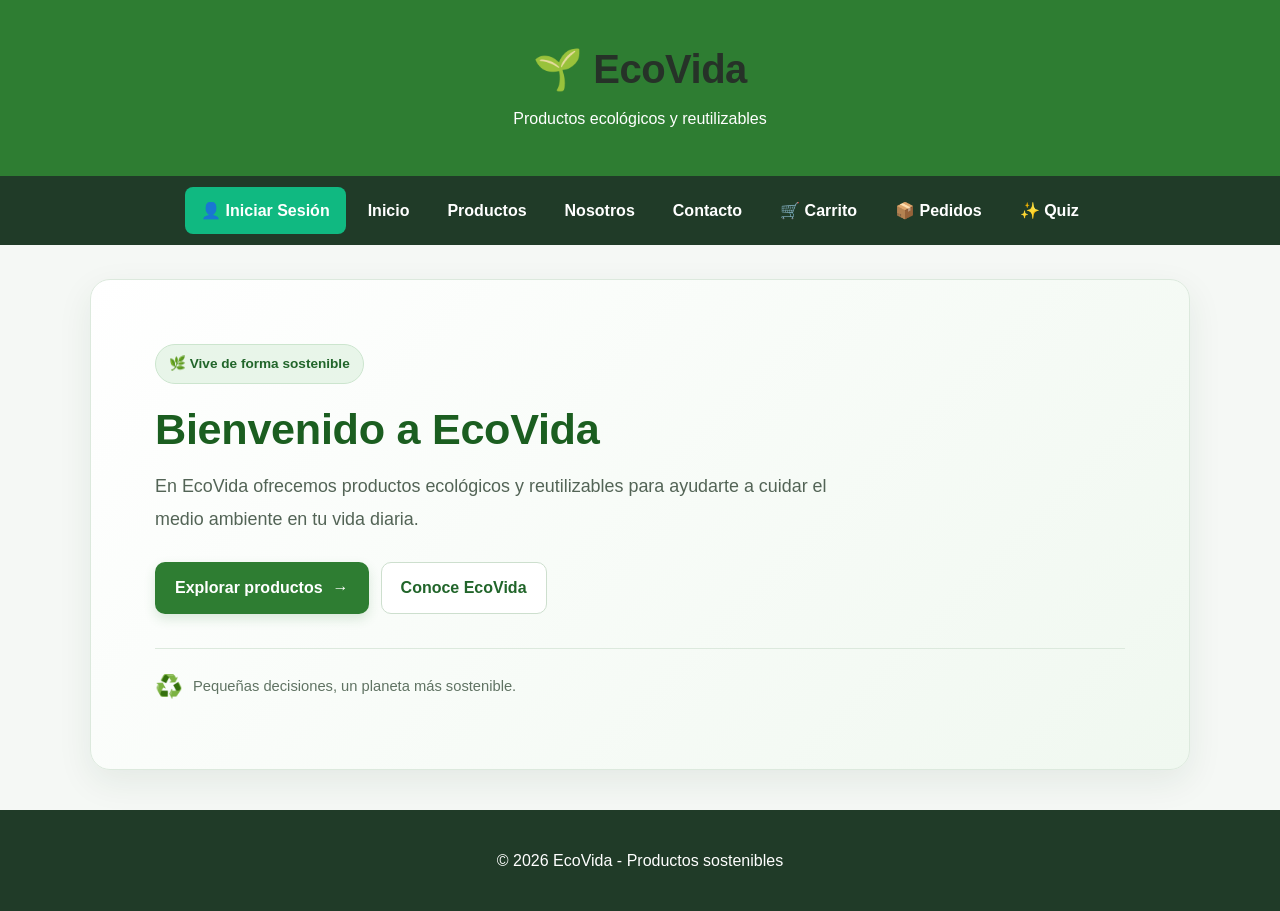
<file: index.html>
<!DOCTYPE html>
<html lang="es">

<head>
    <meta charset="UTF-8">
    <meta name="viewport" content="width=device-width, initial-scale=1.0">
    <meta name="theme-color" content="#2e7d32">
    <title>EcoVida | Productos ecológicos</title>
    <link rel="stylesheet" href="CSS/estilos.css">
</head>

<body>

    <!-- ENCABEZADO -->
    <header class="ecovida-header">
        <h1>🌱 EcoVida</h1>
        <p>Productos ecológicos y reutilizables</p>
    </header>

    <!-- NAVEGACIÓN -->
    <nav class="ecovida-nav">

        <a href="login.html" id="btn-login-nav" class="btn-login-nav">
            👤 Iniciar Sesión
        </a>

        <a href="index.html" aria-current="page">Inicio</a>
        <a href="productos.html">Productos</a>
        <a href="nosotros.html">Nosotros</a>
        <a href="contacto.html">Contacto</a>
        <a href="carrito.html">🛒 Carrito</a>
        <a href="pedidos.html">📦 Pedidos</a>
        <a href="quiz.html">✨ Quiz</a>

        <a href="dashboard.html" id="btn-dashboard-nav" class="btn-dashboard-nav" style="display: none;">
            👑 Dashboard Master
        </a>

        <button type="button" onclick="cerrarSesionCorporativa()" id="btn-logout-nav" class="btn-logout-nav"
            style="display: none;">
            🚪 Cerrar Sesión
        </button>

    </nav>

    <!-- CONTENIDO PRINCIPAL CENTRADO -->
    <main class="inicio-contenedor">
        <section class="inicio-presentacion">
            <span class="inicio-etiqueta">🌿 Vive de forma sostenible</span>

            <h2>Bienvenido a EcoVida</h2>

            <p>
                En EcoVida ofrecemos productos ecológicos y reutilizables
                para ayudarte a cuidar el medio ambiente en tu vida diaria.
            </p>

            <div class="inicio-acciones">
                <a href="productos.html" class="btn-inicio-productos">
                    Explorar productos
                    <span aria-hidden="true">→</span>
                </a>

                <a href="nosotros.html" class="btn-inicio-nosotros">
                    Conoce EcoVida
                </a>
            </div>

            <div class="inicio-compromiso">
                <span aria-hidden="true">♻️</span>
                <span>Pequeñas decisiones, un planeta más sostenible.</span>
            </div>
        </section>
    </main>

    <!-- PIE DE PÁGINA -->
    <footer class="ecovida-footer">
        <p>© 2026 EcoVida - Productos sostenibles</p>
    </footer>

    <!-- JAVASCRIPT EXISTENTE -->
    <script src="JS/ecovida.js"></script>

</body>

</html>
</file>
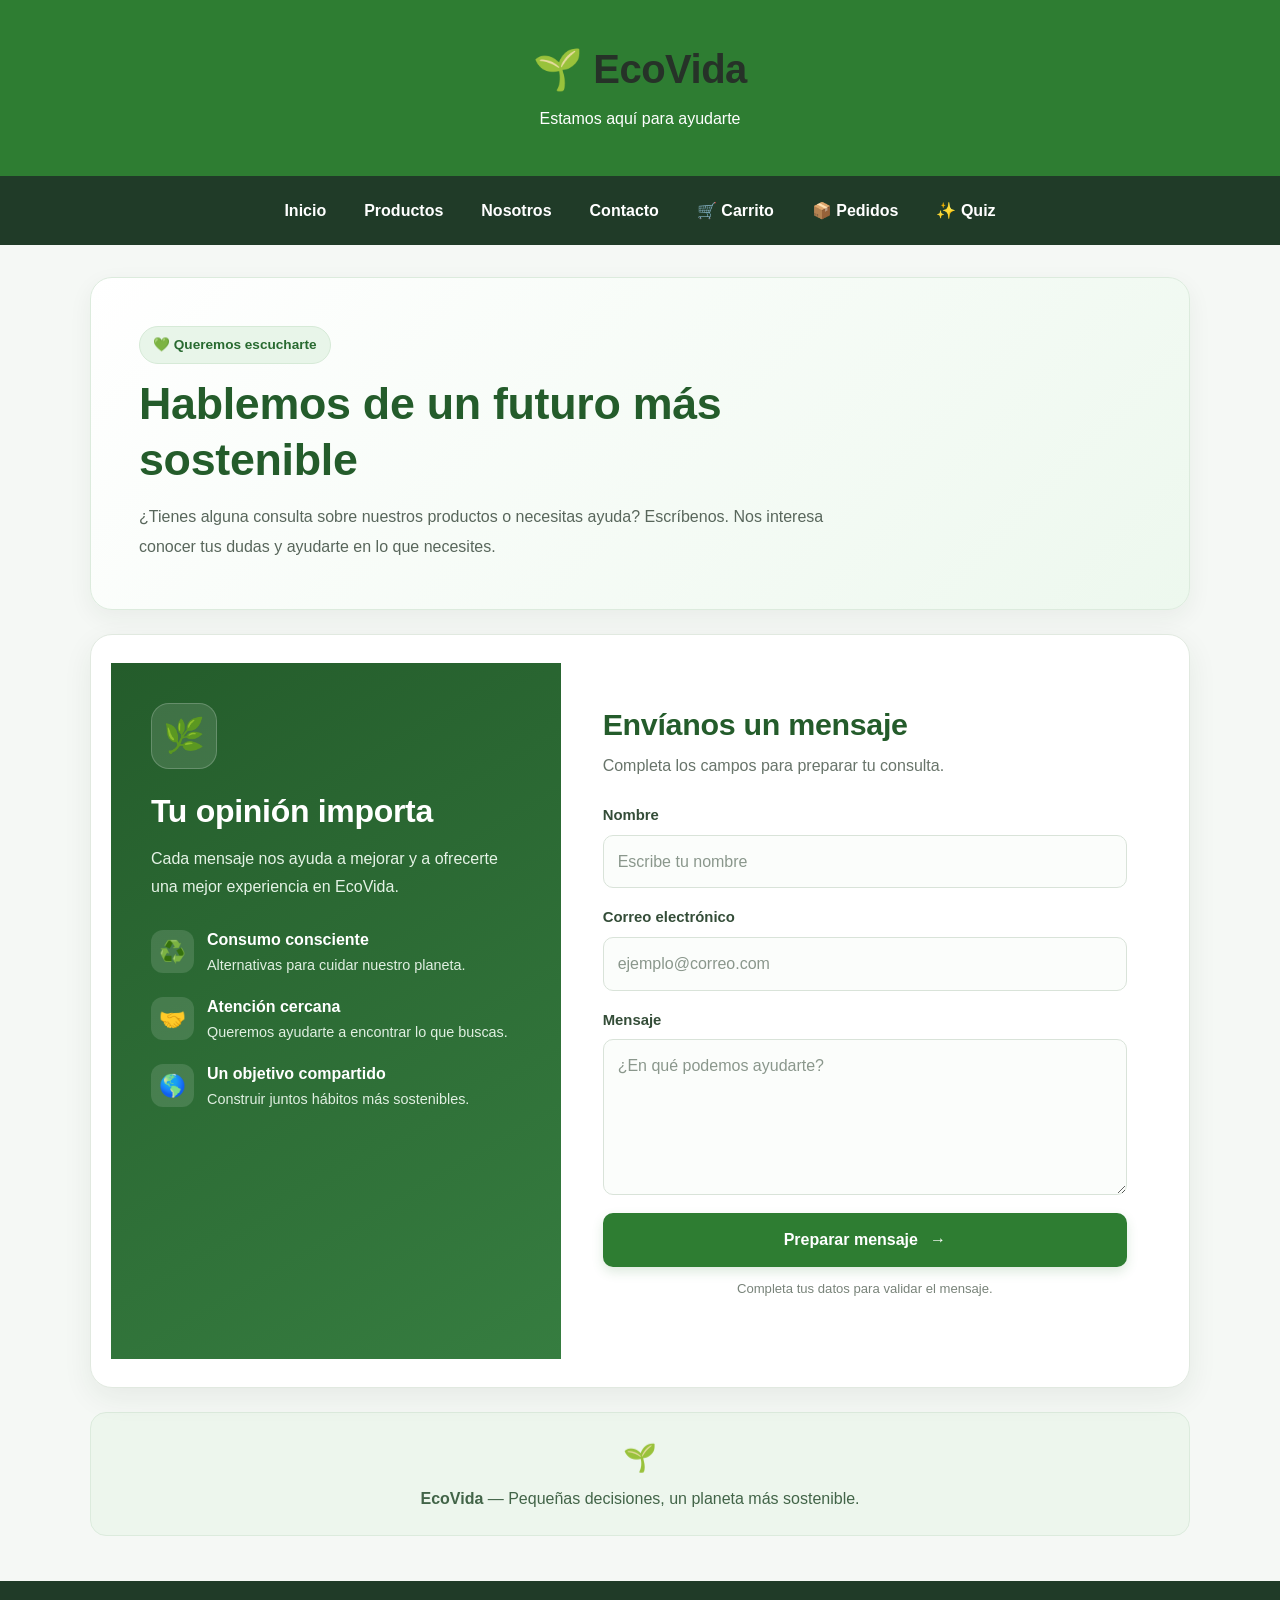
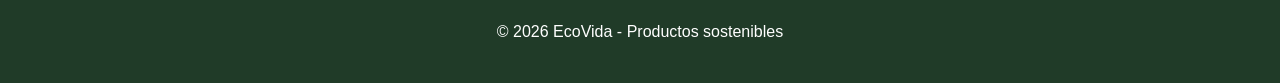
<file: contacto.html>
<!DOCTYPE html>
<html lang="es">

<head>
    <meta charset="UTF-8">
    <meta name="viewport" content="width=device-width, initial-scale=1.0">
    <meta name="theme-color" content="#2e7d32">
    <title>Contacto | EcoVida</title>
    <link rel="stylesheet" href="CSS/estilos.css">
</head>

<body>

    <!-- ENCABEZADO -->
    <header class="ecovida-header">
        <h1>🌱 EcoVida</h1>
        <p>Estamos aquí para ayudarte</p>
    </header>

    <!-- NAVEGACIÓN -->
    <nav class="ecovida-nav">
        <a href="index.html">Inicio</a>
        <a href="productos.html">Productos</a>
        <a href="nosotros.html">Nosotros</a>
        <a href="contacto.html" aria-current="page">Contacto</a>
        <a href="carrito.html">🛒 Carrito</a>
        <a href="pedidos.html">📦 Pedidos</a>
        <a href="quiz.html">✨ Quiz</a>
        <a href="dashboard.html" id="btn-dashboard-nav" class="btn-dashboard-nav" style="display: none;">
            👑 Dashboard Master
        </a>

        <button type="button" onclick="cerrarSesionCorporativa()" id="btn-logout-nav" class="btn-logout-nav"
            style="display: none;">
            🚪 Cerrar Sesión
        </button>
    </nav>

    <!-- CONTENIDO PRINCIPAL -->
    <main class="contacto-contenedor">

        <!-- PRESENTACIÓN -->
        <section class="contacto-presentacion">
            <span class="contacto-etiqueta">💚 Queremos escucharte</span>
            <h2>Hablemos de un futuro más sostenible</h2>
            <p>
                ¿Tienes alguna consulta sobre nuestros productos o necesitas ayuda?
                Escríbenos. Nos interesa conocer tus dudas y ayudarte en lo que necesites.
            </p>
        </section>

        <!-- FORMULARIO Y PANEL INFORMATIVO -->
        <section class="contacto-panel">

            <div class="contacto-informacion">
                <span class="contacto-icono-principal">🌿</span>
                <h2>Tu opinión importa</h2>
                <p>
                    Cada mensaje nos ayuda a mejorar y a ofrecerte una mejor experiencia
                    en EcoVida.
                </p>

                <div class="contacto-beneficio">
                    <span>♻️</span>
                    <div>
                        <h3>Consumo consciente</h3>
                        <p>Alternativas para cuidar nuestro planeta.</p>
                    </div>
                </div>

                <div class="contacto-beneficio">
                    <span>🤝</span>
                    <div>
                        <h3>Atención cercana</h3>
                        <p>Queremos ayudarte a encontrar lo que buscas.</p>
                    </div>
                </div>

                <div class="contacto-beneficio">
                    <span>🌎</span>
                    <div>
                        <h3>Un objetivo compartido</h3>
                        <p>Construir juntos hábitos más sostenibles.</p>
                    </div>
                </div>
            </div>

            <div class="contacto-formulario">
                <h2>Envíanos un mensaje</h2>
                <p class="contacto-descripcion">
                    Completa los campos para preparar tu consulta.
                </p>

                <form id="formularioContacto">

                    <div class="campo-contacto">
                        <label for="nombreContacto">Nombre</label>
                        <input type="text" id="nombreContacto" name="nombre" placeholder="Escribe tu nombre"
                            autocomplete="name" required>
                    </div>

                    <div class="campo-contacto">
                        <label for="correoContacto">Correo electrónico</label>
                        <input type="email" id="correoContacto" name="correo" placeholder="ejemplo@correo.com"
                            autocomplete="email" required>
                    </div>

                    <div class="campo-contacto">
                        <label for="mensajeContacto">Mensaje</label>
                        <textarea id="mensajeContacto" name="mensaje" rows="5" placeholder="¿En qué podemos ayudarte?"
                            required></textarea>
                    </div>

                    <button type="submit" class="btn-contacto-enviar">
                        Preparar mensaje <span aria-hidden="true">→</span>
                    </button>

                    <p class="contacto-aviso">
                        Completa tus datos para validar el mensaje.
                    </p>

                    <p id="estadoFormularioContacto" class="contacto-estado" role="status" aria-live="polite">
                    </p>

                </form>
            </div>

        </section>

        <!-- MENSAJE FINAL -->
        <section class="contacto-cierre">
            <span>🌱</span>
            <p><strong>EcoVida</strong> — Pequeñas decisiones, un planeta más sostenible.</p>
        </section>

    </main>

    <!-- PIE DE PÁGINA -->
    <footer class="ecovida-footer">
        <p>© 2026 EcoVida - Productos sostenibles</p>
    </footer>

    <!-- JAVASCRIPT EXISTENTE -->
    <script src="JS/ecovida.js"></script>

    <!-- VALIDACIÓN DEL FORMULARIO -->
    <script>
        const formularioContacto = document.getElementById("formularioContacto");
        const estadoContacto = document.getElementById("estadoFormularioContacto");

        formularioContacto.addEventListener("submit", function (evento) {
            evento.preventDefault();

            const nombre = document.getElementById("nombreContacto").value.trim();
            const correo = document.getElementById("correoContacto").value.trim();
            const mensaje = document.getElementById("mensajeContacto").value.trim();

            if (!nombre || !correo || !mensaje) {
                estadoContacto.textContent = "Completa todos los campos antes de continuar.";
                return;
            }

            const asunto = encodeURIComponent("Consulta desde EcoVida");
            const cuerpo = encodeURIComponent(
                "Nombre: " + nombre + "\n" +
                "Correo: " + correo + "\n\n" +
                "Mensaje:\n" + mensaje
            );

            estadoContacto.textContent =
                "Tus datos están listos. Se abrirá tu aplicación de correo para que puedas enviar el mensaje.";

            window.location.href =
                "mailto:?subject=" + asunto + "&body=" + cuerpo;
        });
    </script>

</body>

</html>
</file>
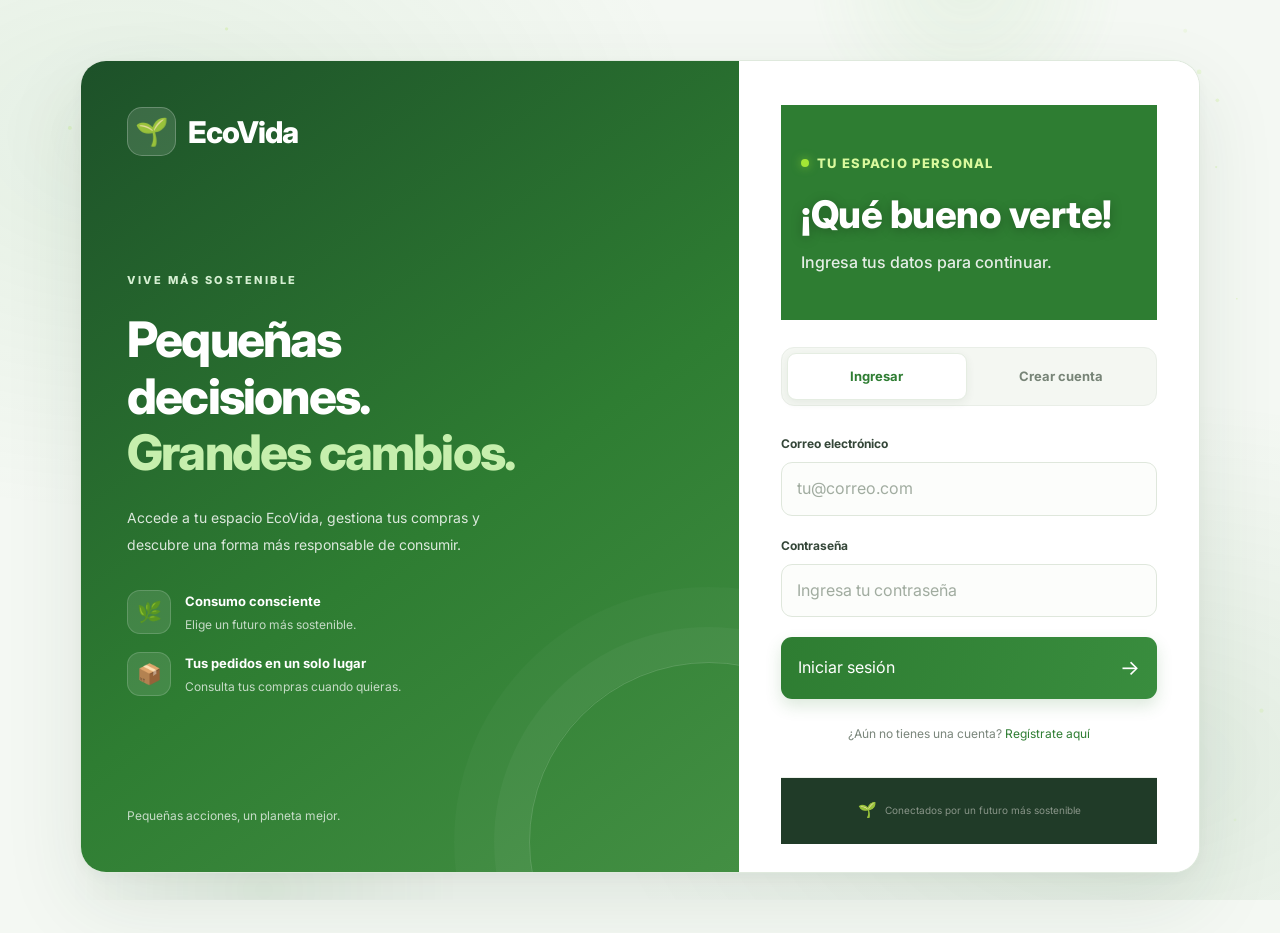
<file: login.html>
<!DOCTYPE html>
<html lang="es">

<head>
    <meta charset="UTF-8">
    <meta name="viewport" content="width=device-width, initial-scale=1.0">
    <meta name="theme-color" content="#246b35">
    <meta name="description" content="Inicia sesión o crea tu cuenta EcoVida.">

    <title>Acceso a tu cuenta | EcoVida</title>

    <link rel="preconnect" href="https://fonts.googleapis.com">
    <link rel="preconnect" href="https://fonts.gstatic.com" crossorigin>
    <link href="https://fonts.googleapis.com/css2?family=Inter:wght@400;500;600;700;800&display=swap" rel="stylesheet">

    <link rel="stylesheet" href="CSS/estilos.css">
    <link rel="stylesheet" href="CSS/login.css">
</head>

<body class="auth-page">

    <div class="auth-fondo-decorativo" aria-hidden="true">
        <span class="auth-orbe auth-orbe-uno"></span>
        <span class="auth-orbe auth-orbe-dos"></span>
    </div>

    <main class="auth-layout">

        <section class="auth-presentacion" aria-label="Bienvenido a EcoVida">
            <a href="index.html" class="auth-marca">
                <span class="auth-logo-icono">🌱</span>
                <span>EcoVida</span>
            </a>

            <div class="auth-presentacion-texto">
                <span class="auth-sobrelinea">VIVE MÁS SOSTENIBLE</span>

                <h1>Pequeñas decisiones.<br>
                    <span>Grandes cambios.</span>
                </h1>

                <p>
                    Accede a tu espacio EcoVida, gestiona tus compras
                    y descubre una forma más responsable de consumir.
                </p>

                <div class="auth-beneficios">
                    <div class="auth-beneficio">
                        <span class="auth-beneficio-icono">🌿</span>
                        <span>
                            <strong>Consumo consciente</strong>
                            <small>Elige un futuro más sostenible.</small>
                        </span>
                    </div>

                    <div class="auth-beneficio">
                        <span class="auth-beneficio-icono">📦</span>
                        <span>
                            <strong>Tus pedidos en un solo lugar</strong>
                            <small>Consulta tus compras cuando quieras.</small>
                        </span>
                    </div>
                </div>
            </div>

            <p class="auth-pie-presentacion">
                Pequeñas acciones, un planeta mejor.
            </p>
        </section>

        <section class="auth-panel" aria-label="Acceso a tu cuenta">

            <header class="auth-header">
                <a href="index.html" class="auth-marca-movil">
                    🌱 EcoVida
                </a>

                <span class="auth-etiqueta">
                    <span class="auth-indicador"></span>
                    TU ESPACIO PERSONAL
                </span>

                <h2 id="tituloAutenticacion">¡Qué bueno verte!</h2>
                <p id="subtituloAutenticacion">
                    Ingresa tus datos para continuar.
                </p>
            </header>

            <nav class="auth-tabs" aria-label="Opciones de acceso">
                <button type="button" id="btnTabLogin" class="tab-btn active" aria-selected="true"
                    aria-controls="formularioLogin" onclick="cambiarPestaña('login')">
                    Ingresar
                </button>

                <button type="button" id="btnTabRegistro" class="tab-btn" aria-selected="false"
                    aria-controls="formularioRegistro" onclick="cambiarPestaña('registro')">
                    Crear cuenta
                </button>
            </nav>

            <form id="formularioLogin" class="auth-form active" onsubmit="manejarFormularioLogin(event)">

                <div class="form-group">
                    <label for="loginEmail">Correo electrónico</label>
                    <input type="email" id="loginEmail" placeholder="tu@correo.com" required autocomplete="username">
                </div>

                <div class="form-group">
                    <label for="loginPassword">Contraseña</label>
                    <input type="password" id="loginPassword" placeholder="Ingresa tu contraseña" required
                        autocomplete="current-password">
                </div>

                <button type="submit" class="auth-btn">
                    <span>Iniciar sesión</span>
                    <span class="auth-btn-flecha" aria-hidden="true">→</span>
                </button>

                <p class="auth-cambio-formulario">
                    ¿Aún no tienes una cuenta?
                    <button type="button" onclick="cambiarPestaña('registro')">
                        Regístrate aquí
                    </button>
                </p>
            </form>

            <form id="formularioRegistro" class="auth-form" onsubmit="manejarFormularioRegistro(event)">

                <div class="form-group">
                    <label for="regNombre">Nombre completo</label>
                    <input type="text" id="regNombre" placeholder="Tu nombre y apellido" required autocomplete="name">
                </div>

                <div class="form-group">
                    <label for="regEmail">Correo electrónico</label>
                    <input type="email" id="regEmail" placeholder="tu@correo.com" required autocomplete="email">
                </div>

                <div class="form-group">
                    <label for="regPassword">Crear contraseña</label>
                    <input type="password" id="regPassword" placeholder="Mínimo 8 caracteres" required minlength="8"
                        autocomplete="new-password">
                </div>

                <button type="submit" class="auth-btn">
                    <span>Crear mi cuenta</span>
                    <span class="auth-btn-flecha" aria-hidden="true">→</span>
                </button>

                <p class="auth-cambio-formulario">
                    ¿Ya tienes una cuenta?
                    <button type="button" onclick="cambiarPestaña('login')">
                        Inicia sesión
                    </button>
                </p>
            </form>

            <footer class="auth-footer">
                <span>🌱</span>
                <span>Conectados por un futuro más sostenible</span>
            </footer>

        </section>
    </main>

    <script src="JS/ecovida.js"></script>
    <script src="JS/login-diseno.js"></script>
</body>

</html>
</file>
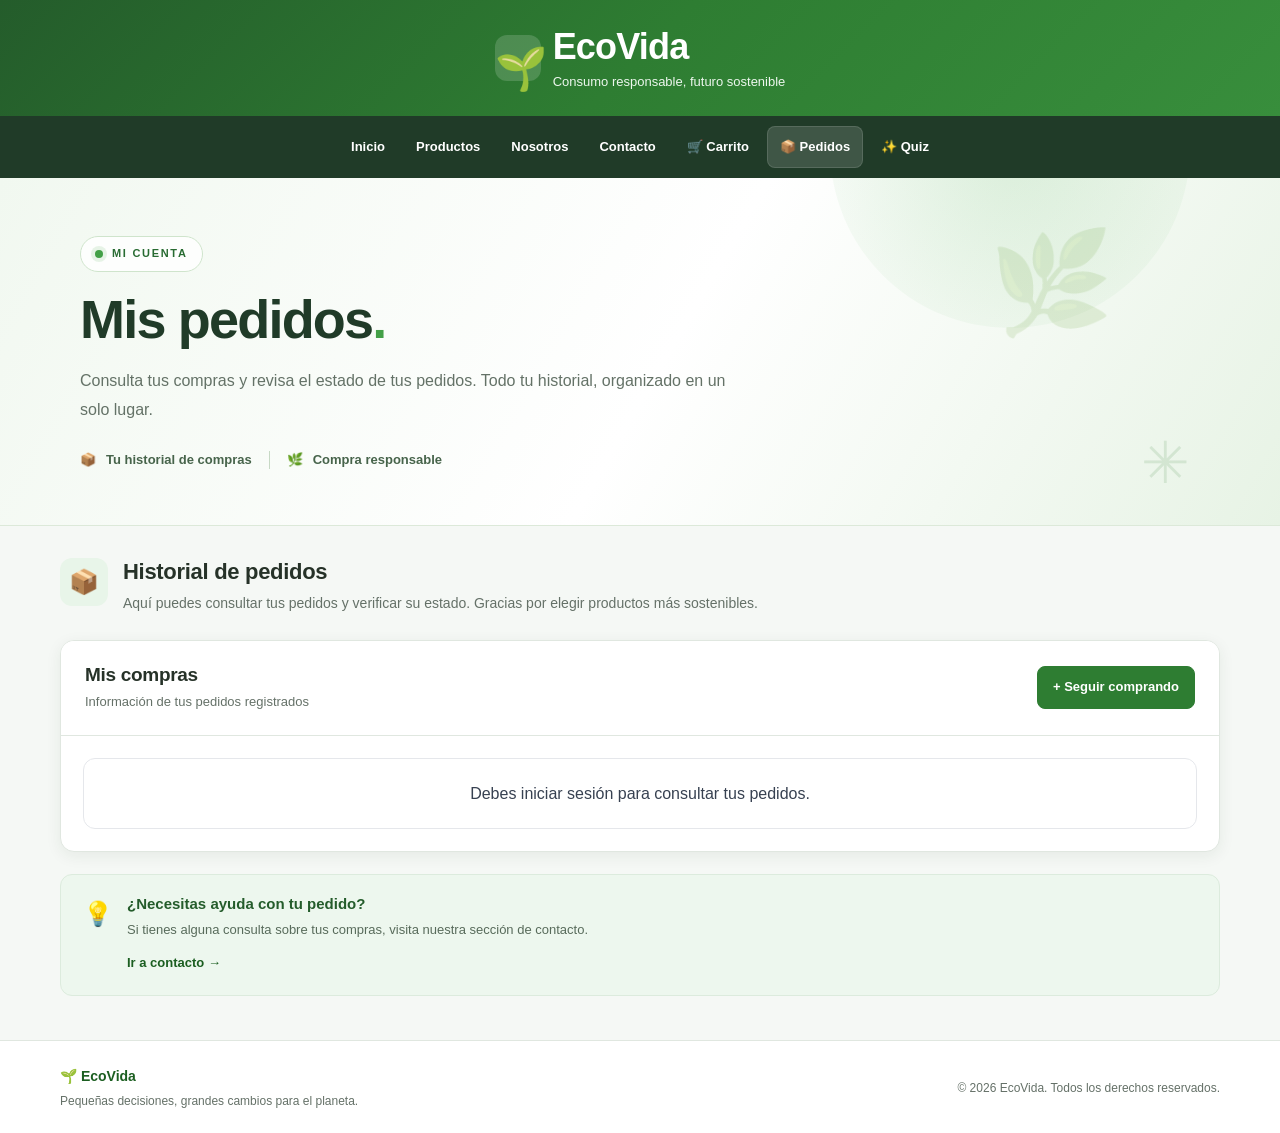
<file: pedidos.html>
<!DOCTYPE html>
<html lang="es">


<head>
    <meta charset="UTF-8">
    <meta name="viewport" content="width=device-width, initial-scale=1.0">

    <title>Mis pedidos | EcoVida</title>

    <meta name="description" content="Consulta tus pedidos registrados en EcoVida.">

    <link rel="stylesheet" href="CSS/estilos.css">
    <link rel="stylesheet" href="CSS/pedidos.css">
    <link rel="stylesheet" href="CSS/vistaadmin.css">
</head>

<body class="pagina-pedidos">

    <!-- ENCABEZADO PRINCIPAL -->
    <header class="encabezado-pedidos">
        <div class="encabezado-contenido">
            <a href="index.html" class="marca-ecovida">
                <span class="marca-icono">🌱</span>
                <span>
                    <strong>EcoVida</strong>
                    <small>Consumo responsable, futuro sostenible</small>
                </span>
            </a>
        </div>
    </header>

    <!-- NAVEGACIÓN -->
    <nav class="navegacion-pedidos" aria-label="Navegación principal">
        <div class="navegacion-contenido">
            <a href="index.html">Inicio</a>
            <a href="index.html#productos">Productos</a>
            <a href="index.html#nosotros">Nosotros</a>
            <a href="index.html#contacto">Contacto</a>
            <a href="carrito.html">🛒 Carrito</a>
            <a href="pedidos.html" class="enlace-activo" aria-current="page">
                📦 Pedidos
            </a>
            <a href="quiz.html">✨ Quiz</a>
            <a href="dashboard.html" id="btn-dashboard-nav" class="btn-dashboard-nav" style="display: none;">
                👑 Dashboard Master
            </a>

            <button type="button" id="btn-logout-nav" class="boton-cerrar-sesion" onclick="cerrarSesionCorporativa()"
                style="display: none;">
                🚪 Cerrar sesión
            </button>
        </div>
    </nav>
    <!-- PRESENTACIÓN DE MIS PEDIDOS -->
    <section class="hero-pedidos">
        <div class="hero-pedidos-fondo"></div>

        <div class="hero-pedidos-contenido">
            <span class="hero-pedidos-etiqueta">
                <span class="hero-pedidos-punto"></span>
                MI CUENTA
            </span>

            <h1>Mis pedidos<span class="hero-pedidos-punto-titulo">.</span></h1>

            <p>
                Consulta tus compras y revisa el estado de tus pedidos.
                Todo tu historial, organizado en un solo lugar.
            </p>

            <div class="hero-pedidos-detalle">
                <span>📦</span>
                <span>Tu historial de compras</span>
                <span class="hero-pedidos-separador"></span>
                <span>🌿</span>
                <span>Compra responsable</span>
            </div>
        </div>

        <div class="hero-pedidos-decoracion hero-pedidos-decoracion-uno">🌿</div>
        <div class="hero-pedidos-decoracion hero-pedidos-decoracion-dos">✳</div>
    </section>

    <!-- CONTENIDO PRINCIPAL -->
    <main class="contenido-pedidos">

        <section class="bienvenida-pedidos">
            <div class="bienvenida-icono">📦</div>

            <div>
                <h2>Historial de pedidos</h2>
                <p>
                    Aquí puedes consultar tus pedidos y verificar su estado.
                    Gracias por elegir productos más sostenibles.
                </p>
            </div>
        </section>

        <!-- CONTENEDOR DINÁMICO: LO UTILIZA TU JAVASCRIPT -->
        <section class="panel-pedidos" aria-label="Listado de pedidos">
            <div class="panel-pedidos-cabecera">
                <div>
                    <h2>Mis compras</h2>
                    <p>Información de tus pedidos registrados</p>
                </div>

                <a href="index.html#productos" class="boton-seguir-comprando">
                    + Seguir comprando
                </a>
            </div>

            <div id="listaPedidos" aria-live="polite">
                <div class="estado-cargando">
                    <span class="cargando-icono">🌿</span>
                    <p>Cargando tus pedidos...</p>
                </div>
            </div>
        </section>

        <!-- AYUDA -->
        <aside class="ayuda-pedidos">
            <span class="ayuda-icono">💡</span>
            <div>
                <h3>¿Necesitas ayuda con tu pedido?</h3>
                <p>
                    Si tienes alguna consulta sobre tus compras,
                    visita nuestra sección de contacto.
                </p>
                <a href="contacto.html">Ir a contacto →</a>
            </div>
        </aside>

    </main>

    <!-- PIE DE PÁGINA -->
    <footer class="pie-pedidos">
        <div>
            <strong>🌱 EcoVida</strong>
            <p>Pequeñas decisiones, grandes cambios para el planeta.</p>
        </div>

        <p>© 2026 EcoVida. Todos los derechos reservados.</p>
    </footer>

    <!-- JAVASCRIPT EXISTENTE -->
    <script src="JS/ecovida.js"></script>

    <script>
        document.addEventListener("DOMContentLoaded", function () {
            if (typeof mostrarPedidos === "function") {
                mostrarPedidos();
            }
        });
    </script>

</body>

</html>
</file>
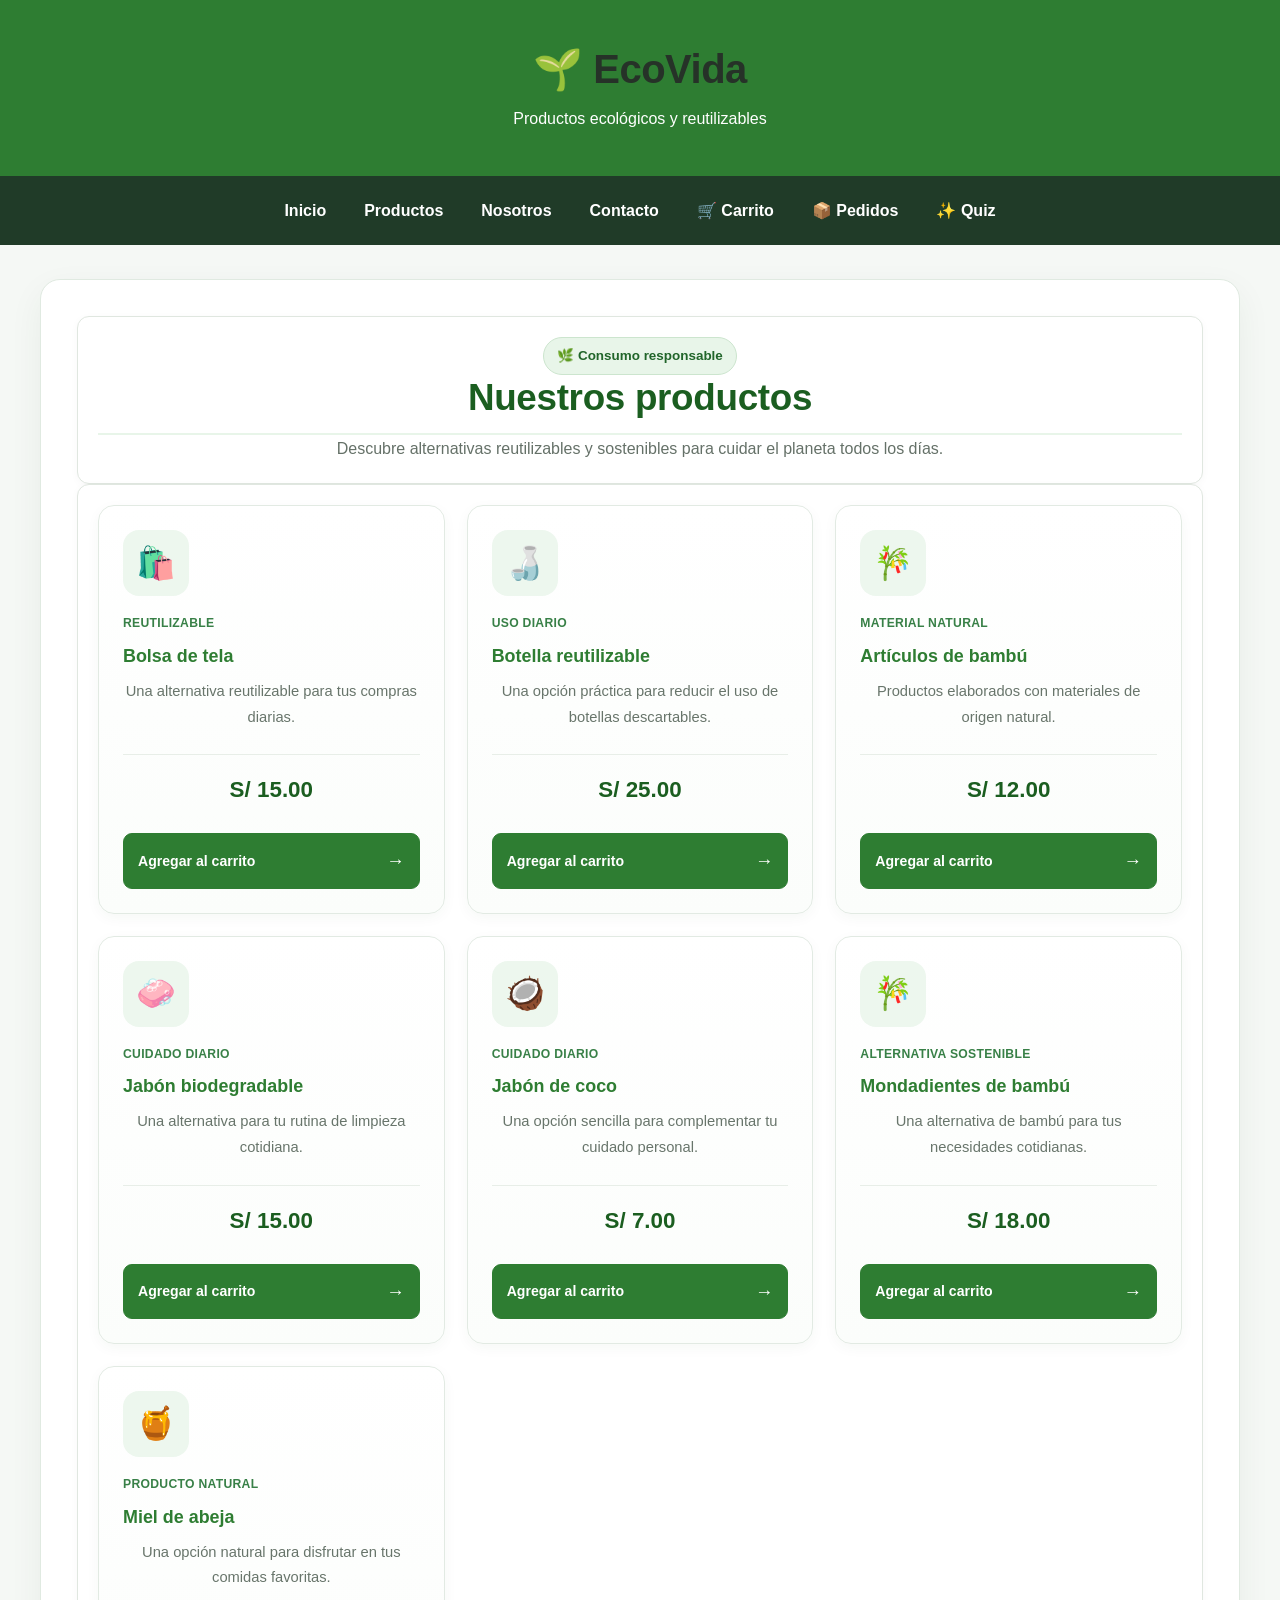
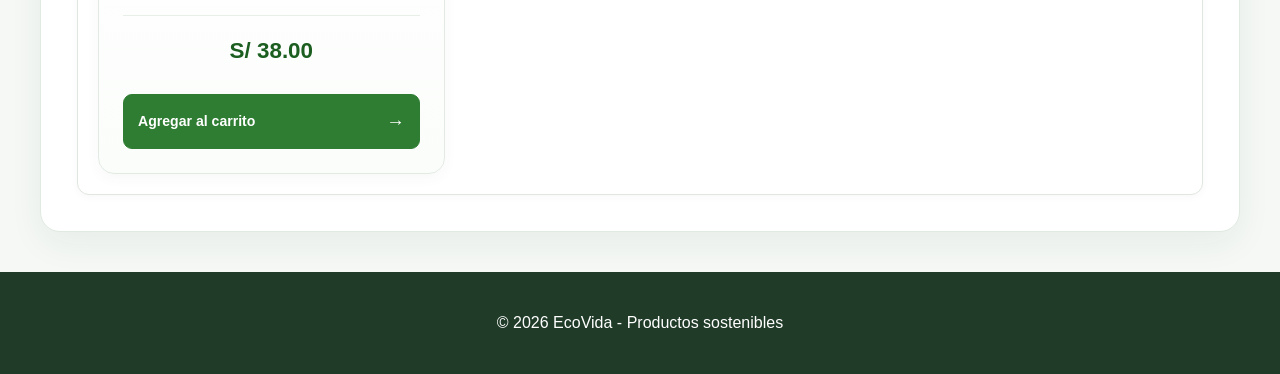
<file: productos.html>
<!DOCTYPE html>
<html lang="es">

<head>
    <meta charset="UTF-8">
    <meta name="viewport" content="width=device-width, initial-scale=1.0">
    <meta name="theme-color" content="#2e7d32">
    <title>EcoVida | Productos ecológicos</title>
    <link rel="stylesheet" href="CSS/estilos.css">
</head>

<body>

    <!-- ENCABEZADO -->
    <header class="ecovida-header">
        <h1>🌱 EcoVida</h1>
        <p>Productos ecológicos y reutilizables</p>
    </header>

    <!-- MENÚ -->
    <nav class="ecovida-nav">
        <a href="index.html">Inicio</a>
        <a href="productos.html" aria-current="page">Productos</a>
        <a href="nosotros.html">Nosotros</a>
        <a href="contacto.html">Contacto</a>
        <a href="carrito.html">🛒 Carrito</a>
        <a href="pedidos.html">📦 Pedidos</a>
        <a href="quiz.html">✨ Quiz</a>
        <a href="dashboard.html" id="btn-dashboard-nav" class="btn-dashboard-nav" style="display: none;">
            👑 Dashboard Master
        </a>

        <button type="button" onclick="cerrarSesionCorporativa()" id="btn-logout-nav" class="btn-logout-nav"
            style="display: none;">
            🚪 Cerrar Sesión
        </button>
    </nav>

    <!-- CONTENIDO PRINCIPAL -->
    <main class="catalogo-contenedor">

        <section id="productos" class="catalogo-seccion">

            <div class="catalogo-encabezado">
                <span class="catalogo-etiqueta">🌿 Consumo responsable</span>
                <h2>Nuestros productos</h2>
                <p>
                    Descubre alternativas reutilizables y sostenibles
                    para cuidar el planeta todos los días.
                </p>
            </div>

            <div class="catalogo-productos">

                <!-- PRODUCTO 1 -->
                <article class="tarjeta-producto">
                    <div class="producto-icono">🛍️</div>
                    <span class="producto-etiqueta">Reutilizable</span>
                    <h3>Bolsa de tela</h3>
                    <p>Una alternativa reutilizable para tus compras diarias.</p>
                    <div class="producto-pie">
                        <span class="producto-precio">S/ 15.00</span>
                        <button type="button" onclick="agregarProducto('Bolsa de tela tocuyo organico', 15)">
                            Agregar al carrito <span>→</span>
                        </button>
                    </div>
                </article>

                <!-- PRODUCTO 2 -->
                <article class="tarjeta-producto">
                    <div class="producto-icono">🍶</div>
                    <span class="producto-etiqueta">Uso diario</span>
                    <h3>Botella reutilizable</h3>
                    <p>Una opción práctica para reducir el uso de botellas descartables.</p>
                    <div class="producto-pie">
                        <span class="producto-precio">S/ 25.00</span>
                        <button type="button" onclick="agregarProducto('Botella reutilizable', 25)">
                            Agregar al carrito <span>→</span>
                        </button>
                    </div>
                </article>

                <!-- PRODUCTO 3 -->
                <article class="tarjeta-producto">
                    <div class="producto-icono">🎋</div>
                    <span class="producto-etiqueta">Material natural</span>
                    <h3>Artículos de bambú</h3>
                    <p>Productos elaborados con materiales de origen natural.</p>
                    <div class="producto-pie">
                        <span class="producto-precio">S/ 12.00</span>
                        <button type="button" onclick="agregarProducto('Artículos de bambú', 12)">
                            Agregar al carrito <span>→</span>
                        </button>
                    </div>
                </article>

                <!-- PRODUCTO 4 -->
                <article class="tarjeta-producto">
                    <div class="producto-icono">🧼</div>
                    <span class="producto-etiqueta">Cuidado diario</span>
                    <h3>Jabón biodegradable</h3>
                    <p>Una alternativa para tu rutina de limpieza cotidiana.</p>
                    <div class="producto-pie">
                        <span class="producto-precio">S/ 15.00</span>
                        <button type="button" onclick="agregarProducto('Jabon biodegrabable', 15)">
                            Agregar al carrito <span>→</span>
                        </button>
                    </div>
                </article>

                <!-- PRODUCTO 5 -->
                <article class="tarjeta-producto">
                    <div class="producto-icono">🥥</div>
                    <span class="producto-etiqueta">Cuidado diario</span>
                    <h3>Jabón de coco</h3>
                    <p>Una opción sencilla para complementar tu cuidado personal.</p>
                    <div class="producto-pie">
                        <span class="producto-precio">S/ 7.00</span>
                        <button type="button" onclick="agregarProducto('Jabon de coco', 7)">
                            Agregar al carrito <span>→</span>
                        </button>
                    </div>
                </article>

                <!-- PRODUCTO 6 -->
                <article class="tarjeta-producto">
                    <div class="producto-icono">🎋</div>
                    <span class="producto-etiqueta">Alternativa sostenible</span>
                    <h3>Mondadientes de bambú</h3>
                    <p>Una alternativa de bambú para tus necesidades cotidianas.</p>
                    <div class="producto-pie">
                        <span class="producto-precio">S/ 18.00</span>
                        <button type="button" onclick="agregarProducto('Mondadiente de bambu', 18)">
                            Agregar al carrito <span>→</span>
                        </button>
                    </div>
                </article>

                <!-- PRODUCTO 7 -->
                <article class="tarjeta-producto">
                    <div class="producto-icono">🍯</div>
                    <span class="producto-etiqueta">Producto natural</span>
                    <h3>Miel de abeja</h3>
                    <p>Una opción natural para disfrutar en tus comidas favoritas.</p>
                    <div class="producto-pie">
                        <span class="producto-precio">S/ 38.00</span>
                        <button type="button" onclick="agregarProducto('Miel de abeja', 38)">
                            Agregar al carrito <span>→</span>
                        </button>
                    </div>
                </article>

            </div>
        </section>

    </main>

    <!-- PIE DE PÁGINA -->
    <footer class="ecovida-footer">
        <p>© 2026 EcoVida - Productos sostenibles</p>
    </footer>

    <!-- JAVASCRIPT EXISTENTE -->
    <script src="JS/ecovida.js"></script>

</body>

</html>
</file>
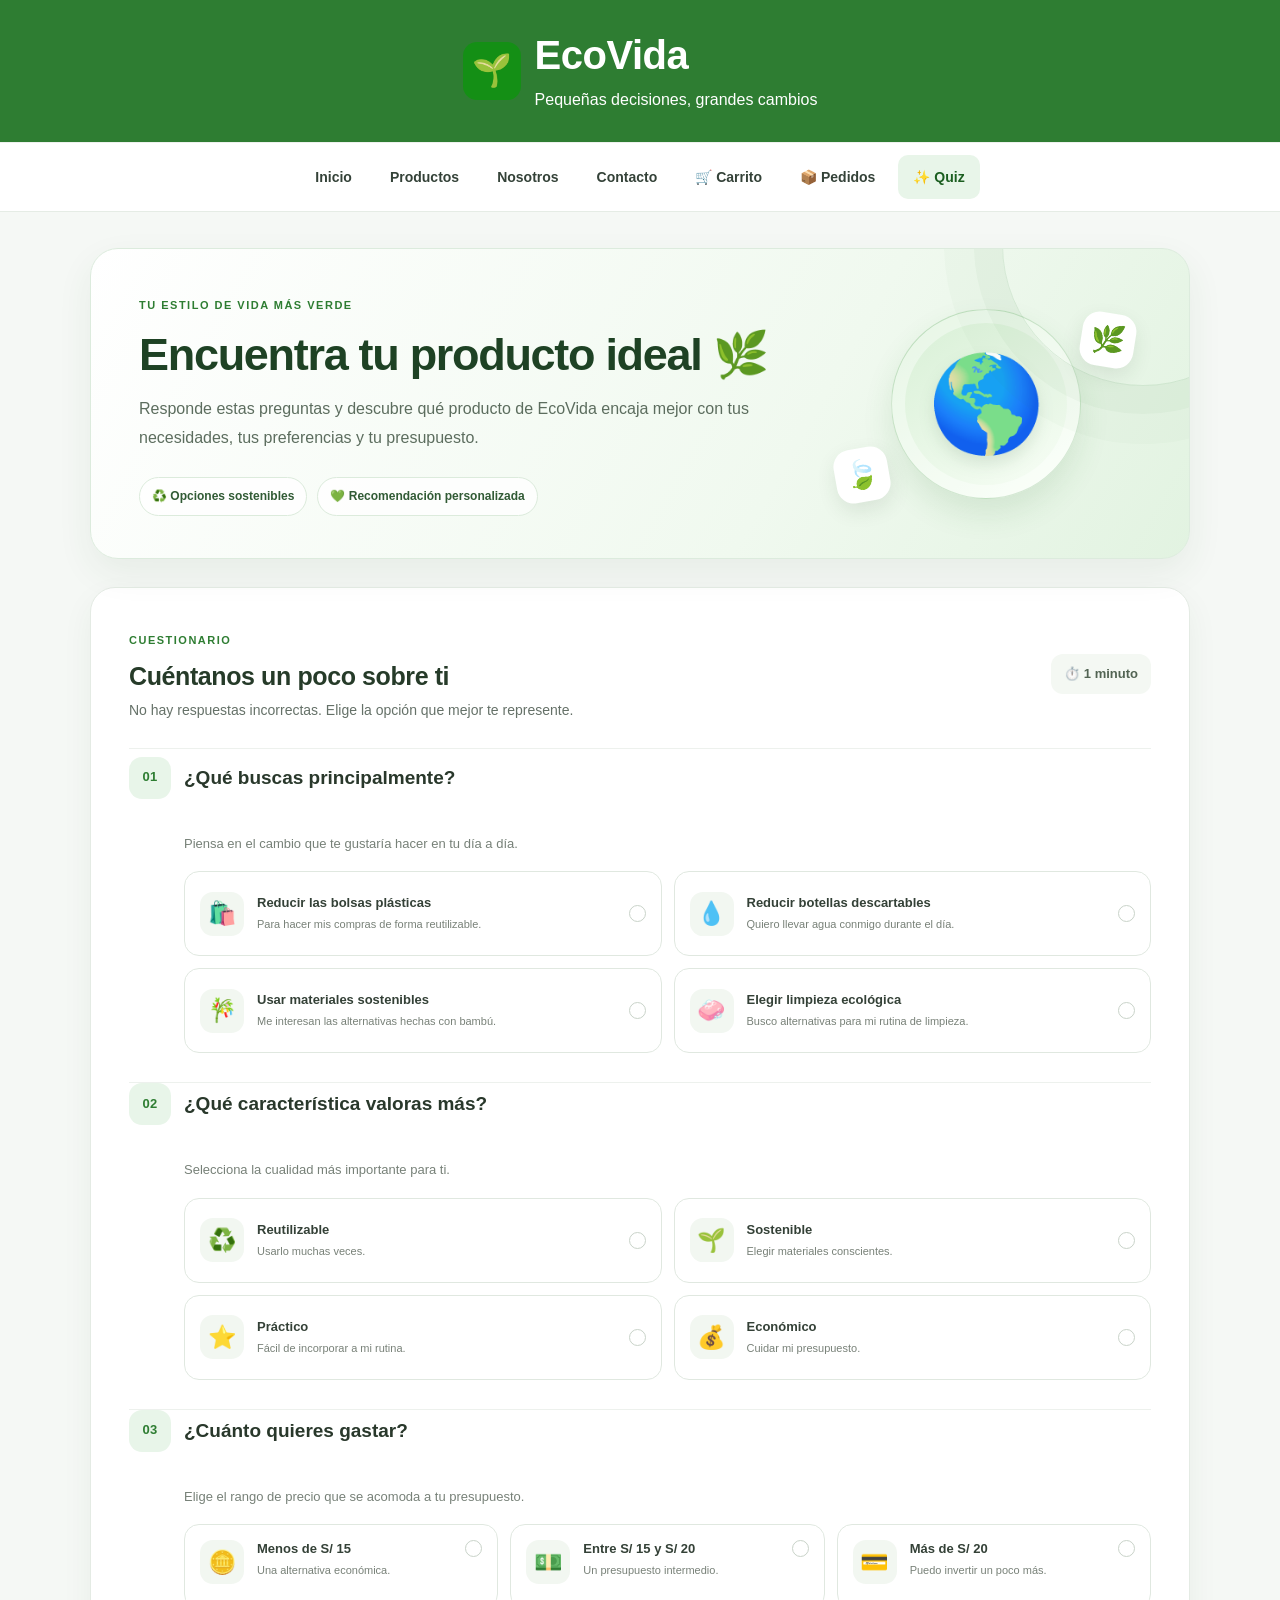
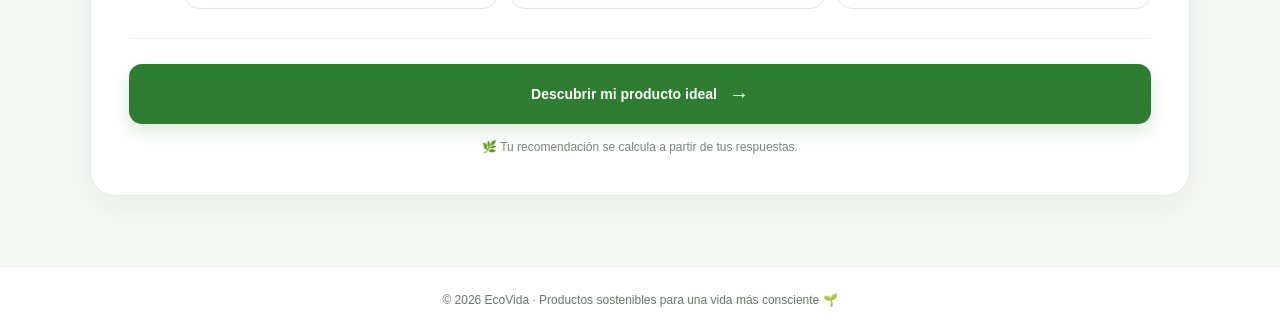
<file: quiz.html>
<!DOCTYPE html>
<html lang="es">

<head>
    <meta charset="UTF-8">
    <meta name="viewport" content="width=device-width, initial-scale=1.0">
    <meta name="description" content="Encuentra el producto ecológico EcoVida que mejor se adapta a tus necesidades.">
    <title>EcoVida | Encuentra tu producto ideal</title>
    <link rel="stylesheet" href="CSS/estilos.css">
    <link rel="stylesheet" href="CSS/quiz.css">
</head>

<body class="pagina-quiz">
    <header class="ecovida-header quiz-header">
        <div class="quiz-marca">
            <span class="quiz-logo" aria-hidden="true">🌱</span>
            <div>
                <h1>EcoVida</h1>
                <p>Pequeñas decisiones, grandes cambios</p>
            </div>
        </div>
    </header>

    <nav class="ecovida-nav" aria-label="Navegación principal">
        <a href="index.html">Inicio</a>
        <a href="productos.html">Productos</a>
        <a href="nosotros.html">Nosotros</a>
        <a href="contacto.html">Contacto</a>
        <a href="carrito.html">🛒 Carrito</a>
        <a href="pedidos.html">📦 Pedidos</a>

        <a href="quiz.html" aria-current="page">✨ Quiz</a>
        <a href="dashboard.html" id="btn-dashboard-nav" class="btn-dashboard-nav" style="display: none;">
            👑 Dashboard Master
        </a>
        <button type="button" id="btn-logout-nav" class="btn-logout-nav" style="display:none;"
            onclick="cerrarSesionCorporativa()">Cerrar sesión</button>
    </nav>

    <main class="quiz-main">
        <section class="quiz-portada" aria-labelledby="tituloQuiz">
            <div class="quiz-portada-texto">
                <span class="quiz-etiqueta">TU ESTILO DE VIDA MÁS VERDE</span>
                <h2 id="tituloQuiz">Encuentra tu producto ideal <span>🌿</span></h2>
                <p>Responde estas preguntas y descubre qué producto de EcoVida encaja mejor con tus necesidades, tus
                    preferencias y tu presupuesto.</p>
                <div class="quiz-beneficios">
                    <span>♻️ Opciones sostenibles</span>
                    <span>💚 Recomendación personalizada</span>
                </div>
            </div>
            <div class="quiz-portada-ilustracion" aria-hidden="true">
                <div class="quiz-circulo">
                    <span>🌎</span>
                </div>
                <span class="quiz-hoja quiz-hoja-1">🌿</span>
                <span class="quiz-hoja quiz-hoja-2">🍃</span>
            </div>
        </section>

        <section class="quiz-contenedor" aria-label="Cuestionario de recomendación">
            <div class="quiz-intro">
                <div>
                    <span class="quiz-paso">CUESTIONARIO</span>
                    <h2>Cuéntanos un poco sobre ti</h2>
                    <p>No hay respuestas incorrectas. Elige la opción que mejor te represente.</p>
                </div>
                <div class="quiz-tiempo"><span aria-hidden="true">⏱️</span> 1 minuto</div>
            </div>

            <form id="quizForm">
                <fieldset class="quiz-pregunta">
                    <legend><span class="quiz-numero">01</span><span>¿Qué buscas principalmente?</span></legend>
                    <p class="quiz-ayuda">Piensa en el cambio que te gustaría hacer en tu día a día.</p>
                    <div class="quiz-opciones">
                        <label class="quiz-opcion">
                            <input type="radio" name="objetivo" value="compras" required>
                            <span class="quiz-opcion-icono">🛍️</span>
                            <span class="quiz-opcion-texto"><strong>Reducir las bolsas plásticas</strong><small>Para
                                    hacer mis compras de forma reutilizable.</small></span>
                            <span class="quiz-radio" aria-hidden="true"></span>
                        </label>
                        <label class="quiz-opcion">
                            <input type="radio" name="objetivo" value="agua">
                            <span class="quiz-opcion-icono">💧</span>
                            <span class="quiz-opcion-texto"><strong>Reducir botellas descartables</strong><small>Quiero
                                    llevar agua conmigo durante el día.</small></span>
                            <span class="quiz-radio" aria-hidden="true"></span>
                        </label>
                        <label class="quiz-opcion">
                            <input type="radio" name="objetivo" value="bambu">
                            <span class="quiz-opcion-icono">🎋</span>
                            <span class="quiz-opcion-texto"><strong>Usar materiales sostenibles</strong><small>Me
                                    interesan las alternativas hechas con bambú.</small></span>
                            <span class="quiz-radio" aria-hidden="true"></span>
                        </label>
                        <label class="quiz-opcion">
                            <input type="radio" name="objetivo" value="limpieza">
                            <span class="quiz-opcion-icono">🧼</span>
                            <span class="quiz-opcion-texto"><strong>Elegir limpieza ecológica</strong><small>Busco
                                    alternativas para mi rutina de limpieza.</small></span>
                            <span class="quiz-radio" aria-hidden="true"></span>
                        </label>
                    </div>
                </fieldset>

                <fieldset class="quiz-pregunta">
                    <legend><span class="quiz-numero">02</span><span>¿Qué característica valoras más?</span></legend>
                    <p class="quiz-ayuda">Selecciona la cualidad más importante para ti.</p>
                    <div class="quiz-opciones quiz-opciones-cuatro">
                        <label class="quiz-opcion quiz-opcion-compacta">
                            <input type="radio" name="caracteristica" value="reutilizable" required>
                            <span class="quiz-opcion-icono">♻️</span>
                            <span class="quiz-opcion-texto"><strong>Reutilizable</strong><small>Usarlo muchas
                                    veces.</small></span>
                            <span class="quiz-radio" aria-hidden="true"></span>
                        </label>
                        <label class="quiz-opcion quiz-opcion-compacta">
                            <input type="radio" name="caracteristica" value="sostenible">
                            <span class="quiz-opcion-icono">🌱</span>
                            <span class="quiz-opcion-texto"><strong>Sostenible</strong><small>Elegir materiales
                                    conscientes.</small></span>
                            <span class="quiz-radio" aria-hidden="true"></span>
                        </label>
                        <label class="quiz-opcion quiz-opcion-compacta">
                            <input type="radio" name="caracteristica" value="practico">
                            <span class="quiz-opcion-icono">⭐</span>
                            <span class="quiz-opcion-texto"><strong>Práctico</strong><small>Fácil de incorporar a mi
                                    rutina.</small></span>
                            <span class="quiz-radio" aria-hidden="true"></span>
                        </label>
                        <label class="quiz-opcion quiz-opcion-compacta">
                            <input type="radio" name="caracteristica" value="economico">
                            <span class="quiz-opcion-icono">💰</span>
                            <span class="quiz-opcion-texto"><strong>Económico</strong><small>Cuidar mi
                                    presupuesto.</small></span>
                            <span class="quiz-radio" aria-hidden="true"></span>
                        </label>
                    </div>
                </fieldset>

                <fieldset class="quiz-pregunta">
                    <legend><span class="quiz-numero">03</span><span>¿Cuánto quieres gastar?</span></legend>
                    <p class="quiz-ayuda">Elige el rango de precio que se acomoda a tu presupuesto.</p>
                    <div class="quiz-opciones quiz-opciones-presupuesto">
                        <label class="quiz-opcion">
                            <input type="radio" name="presupuesto" value="bajo" required>
                            <span class="quiz-opcion-icono">🪙</span>
                            <span class="quiz-opcion-texto"><strong>Menos de S/ 15</strong><small>Una alternativa
                                    económica.</small></span>
                            <span class="quiz-radio" aria-hidden="true"></span>
                        </label>
                        <label class="quiz-opcion">
                            <input type="radio" name="presupuesto" value="medio">
                            <span class="quiz-opcion-icono">💵</span>
                            <span class="quiz-opcion-texto"><strong>Entre S/ 15 y S/ 20</strong><small>Un presupuesto
                                    intermedio.</small></span>
                            <span class="quiz-radio" aria-hidden="true"></span>
                        </label>
                        <label class="quiz-opcion">
                            <input type="radio" name="presupuesto" value="alto">
                            <span class="quiz-opcion-icono">💳</span>
                            <span class="quiz-opcion-texto"><strong>Más de S/ 20</strong><small>Puedo invertir un poco
                                    más.</small></span>
                            <span class="quiz-radio" aria-hidden="true"></span>
                        </label>
                    </div>
                </fieldset>

                <p id="quizError" class="quiz-error" role="alert" hidden>Responde las tres preguntas para ver tu
                    recomendación.</p>
                <button type="submit" class="quiz-boton-principal">Descubrir mi producto ideal <span
                        aria-hidden="true">→</span></button>
                <p class="quiz-privacidad">🌿 Tu recomendación se calcula a partir de tus respuestas.</p>
            </form>

            <section id="resultado" class="quiz-resultado" aria-live="polite" aria-labelledby="tituloResultado" hidden>
                <div class="quiz-resultado-cabecera">
                    <span class="quiz-resultado-icono" aria-hidden="true">✨</span>
                    <div>
                        <span class="quiz-paso">TU RESULTADO</span>
                        <h2 id="tituloResultado">Tu producto recomendado</h2>
                        <p>Según tus preferencias, esta opción puede ser ideal para ti.</p>
                    </div>
                </div>
                <div id="producto"></div>
                <div class="quiz-resultado-acciones">
                    <button type="button" class="quiz-boton-secundario" onclick="reiniciarQuiz()">↻ Volver a
                        responder</button>
                    <a class="quiz-boton-principal quiz-enlace-productos" href="productos.html">Explorar todos los
                        productos <span aria-hidden="true">→</span></a>
                </div>
            </section>
        </section>
    </main>

    <footer class="quiz-footer">
        <p>© 2026 EcoVida · Productos sostenibles para una vida más consciente 🌱</p>
    </footer>

    <script src="JS/ecovida.js"></script>
    <script>
        (() => {
            const formulario = document.getElementById("quizForm");
            const resultado = document.getElementById("resultado");
            const contenedorProducto = document.getElementById("producto");
            const mensajeError = document.getElementById("quizError");

            // Precios alineados con los productos que aparecen en la tienda.
            const productosEcoVida = [
                {
                    nombre: "Bolsa de tela tocuyo orgánico",
                    titulo: "Bolsas de tela",
                    precio: 15,
                    emoji: "🛍️",
                    objetivos: ["compras"],
                    caracteristicas: ["reutilizable", "practico", "sostenible"],
                    descripcion: "Una alternativa reutilizable para tus compras diarias que te ayuda a reducir el uso de bolsas plásticas."
                },
                {
                    nombre: "Botella reutilizable",
                    titulo: "Botella reutilizable",
                    precio: 25,
                    emoji: "🍶",
                    objetivos: ["agua"],
                    caracteristicas: ["reutilizable", "practico"],
                    descripcion: "Una opción práctica para llevar agua contigo y reducir el uso de botellas descartables."
                },
                {
                    nombre: "Artículos de bambú",
                    titulo: "Artículos de bambú",
                    precio: 12,
                    emoji: "🎋",
                    objetivos: ["bambu"],
                    caracteristicas: ["sostenible", "economico"],
                    descripcion: "Una alternativa elaborada con materiales sostenibles para incorporar pequeños cambios a tu rutina."
                },
                {
                    nombre: "Jabon biodegrabable",
                    titulo: "Jabón biodegradable",
                    precio: 15,
                    emoji: "🧼",
                    objetivos: ["limpieza"],
                    caracteristicas: ["sostenible", "economico"],
                    descripcion: "Una alternativa de limpieza para quienes quieren elegir productos más conscientes con el medio ambiente."
                }
            ];

            const rangosPresupuesto = {
                bajo: { minimo: 0, maximo: 15 },
                medio: { minimo: 15, maximo: 20 },
                alto: { minimo: 20, maximo: Infinity }
            };

            formulario.addEventListener("submit", (evento) => {
                evento.preventDefault();
                mensajeError.hidden = true;

                const datos = new FormData(formulario);
                const objetivo = datos.get("objetivo");
                const caracteristica = datos.get("caracteristica");
                const presupuesto = datos.get("presupuesto");

                if (!objetivo || !caracteristica || !presupuesto) {
                    mensajeError.hidden = false;
                    return;
                }

                const rango = rangosPresupuesto[presupuesto];
                const candidatos = productosEcoVida.filter((producto) =>
                    producto.precio >= rango.minimo && producto.precio < rango.maximo
                );

                if (candidatos.length === 0) {
                    mensajeError.textContent = "No encontramos productos en ese rango por ahora. Prueba otro presupuesto.";
                    mensajeError.hidden = false;
                    return;
                }

                candidatos.sort((a, b) => puntajeProducto(b, objetivo, caracteristica) - puntajeProducto(a, objetivo, caracteristica));
                mostrarProducto(candidatos[0], objetivo, caracteristica);

                formulario.hidden = true;
                resultado.hidden = false;
                resultado.scrollIntoView({ behavior: "smooth", block: "start" });
            });

            function puntajeProducto(producto, objetivo, caracteristica) {
                let puntaje = 0;
                if (producto.objetivos.includes(objetivo)) puntaje += 5;
                if (producto.caracteristicas.includes(caracteristica)) puntaje += 2;
                return puntaje;
            }

            function mostrarProducto(producto, objetivo, caracteristica) {
                const tarjeta = document.createElement("article");
                tarjeta.className = "producto-recomendado";

                const icono = document.createElement("div");
                icono.className = "producto-recomendado-emoji";
                icono.setAttribute("aria-hidden", "true");
                icono.textContent = producto.emoji;

                const etiqueta = document.createElement("span");
                etiqueta.className = "producto-recomendado-etiqueta";
                etiqueta.textContent = "RECOMENDADO PARA TI";

                const titulo = document.createElement("h3");
                titulo.textContent = producto.titulo;

                const descripcion = document.createElement("p");
                descripcion.textContent = producto.descripcion;

                const detalle = document.createElement("p");
                detalle.className = "producto-recomendado-detalle";
                detalle.textContent = "Elegido considerando tu objetivo, tu característica favorita y tu presupuesto.";

                const precio = document.createElement("p");
                precio.className = "producto-recomendado-precio";
                precio.textContent = "S/ " + producto.precio.toFixed(2);

                tarjeta.append(icono, etiqueta, titulo, descripcion, detalle, precio);
                contenedorProducto.replaceChildren(tarjeta);
            }

            window.reiniciarQuiz = function () {
                formulario.reset();
                formulario.hidden = false;
                resultado.hidden = true;
                mensajeError.hidden = true;
                mensajeError.textContent = "Responde las tres preguntas para ver tu recomendación.";
                contenedorProducto.replaceChildren();
                formulario.scrollIntoView({ behavior: "smooth", block: "start" });
            };
        })();
    </script>
</body>

</html>
</file>
<file: CSS/estilos.css>
/* =========================================================
   ECOVIDA - ESTILOS GENERALES
   ========================================================= */

:root {
    --color-ecologico: #2e7d32;
    --color-ecologico-hover: #1b5e20;
    --color-verde-claro: #e8f5e9;
    --color-peligro: #d32f2f;
    --color-peligro-hover: #b71c1c;
    --color-fondo: #f4f7f4;
    --color-blanco: #ffffff;
    --color-borde: #e0e7e0;
    --color-texto: #263228;
    --color-texto-secundario: #657168;
    --sombra-suave: 0 4px 16px rgba(28, 56, 32, 0.07);
    --radio: 12px;
}

* {
    box-sizing: border-box;
}

html {
    scroll-behavior: smooth;
}

body {
    margin: 0;
    font-family: "Segoe UI", Tahoma, Geneva, Verdana, sans-serif;
    background: var(--color-fondo);
    color: var(--color-texto);
    line-height: 1.6;
}

img {
    max-width: 100%;
}

a {
    color: var(--color-ecologico);
}

button,
input,
textarea,
select {
    font: inherit;
}

button {
    cursor: pointer;
}

button:focus-visible,
a:focus-visible,
input:focus-visible,
textarea:focus-visible,
select:focus-visible {
    outline: 3px solid rgba(46, 125, 50, 0.25);
    outline-offset: 2px;
}

/* =========================================================
   ENCABEZADO Y NAVEGACIÓN
   ========================================================= */

header {
    padding: 30px 20px;
    background: var(--color-ecologico);
    color: var(--color-blanco);
    text-align: center;
}

header h1 {
    margin: 0;
    font-size: clamp(1.8rem, 4vw, 2.5rem);
    line-height: 1.25;
}

header p {
    margin: 10px 0 0;
    font-size: 1rem;
}

nav {
    display: flex;
    justify-content: center;
    align-items: center;
    flex-wrap: wrap;
    gap: 4px;
    padding: 10px 16px;
    background: #203b28;
}

nav a {
    display: inline-flex;
    align-items: center;
    justify-content: center;
    padding: 11px 15px;
    border-radius: 8px;
    color: var(--color-blanco);
    text-decoration: none;
    font-weight: 600;
    transition: background-color 0.2s ease;
}

nav a:hover,
nav a:focus-visible {
    background: rgba(255, 255, 255, 0.13);
}

/* =========================================================
   SECCIONES GENERALES
   Evitamos imponer un diseño a todas las secciones:
   cada página puede organizar su propio contenido.
   ========================================================= */

section {
    padding: 28px 20px;
}

section h2 {
    color: var(--color-ecologico);
}

main {
    width: min(100% - 32px, 1100px);
    margin: 28px auto;
}

/* Ajuste de contenedor para las páginas generales */
main {
    display: block;
    width: calc(100% - 40px);
    max-width: 1100px;
    min-width: 0;
    margin: 28px auto;
}

main>section {
    width: 100%;
    min-width: 0;
}

@media (max-width: 600px) {
    main {
        width: calc(100% - 24px);
        margin: 20px auto;
    }
}

main h2 {
    margin-top: 0;
    color: var(--color-ecologico);
}

/* =========================================================
   BOTONES GENERALES
   ========================================================= */

button {
    padding: 10px 16px;
    border: 1px solid transparent;
    border-radius: 8px;
    background: var(--color-ecologico);
    color: var(--color-blanco);
    font-weight: 600;
    transition:
        background-color 0.2s ease,
        border-color 0.2s ease,
        transform 0.2s ease;
}

button:hover {
    background: var(--color-ecologico-hover);
}

button:active {
    transform: translateY(1px);
}

.btn-login {
    display: inline-flex;
    align-items: center;
    justify-content: center;
    padding: 10px 18px;
    border-radius: 8px;
    background: #16a34a;
    color: white;
    text-decoration: none;
    font-weight: 700;
}

.btn-login:hover {
    background: #15803d;
}

/* =========================================================
   PRODUCTOS DE LA TIENDA
   ========================================================= */

#productos {
    display: grid;
    grid-template-columns: repeat(auto-fit, minmax(210px, 1fr));
    gap: 20px;
    width: min(100% - 32px, 1200px);
    margin: 28px auto;
    padding: 24px;
    border-radius: var(--radio);
    background: var(--color-blanco);
    box-shadow: var(--sombra-suave);
}

#productos h2 {
    grid-column: 1 / -1;
    margin: 0;
    padding-bottom: 12px;
    border-bottom: 2px solid var(--color-verde-claro);
}

#productos>div {
    min-width: 0;
    margin: 0;
    padding: 20px;
    border: 1px solid var(--color-borde);
    border-radius: var(--radio);
    background: #fff;
    text-align: center;
    box-shadow: 0 2px 8px rgba(0, 0, 0, 0.03);
    transition: transform 0.2s ease, box-shadow 0.2s ease;
}

#productos>div:hover {
    transform: translateY(-3px);
    box-shadow: var(--sombra-suave);
}

#productos h3 {
    color: var(--color-ecologico);
}

#productos img {
    width: 100%;
    height: 180px;
    object-fit: contain;
}

#productos button {
    width: 100%;
    margin-top: 10px;
}

/* =========================================================
   PEDIDOS DEL CLIENTE - TARJETAS
   ========================================================= */

#listaPedidos {
    display: grid;
    grid-template-columns: repeat(auto-fit, minmax(min(100%, 320px), 1fr));
    gap: 20px;
    width: 100%;
    margin-top: 24px;
}

.pedido {
    position: relative;
    display: flex;
    flex-direction: column;
    min-width: 0;
    padding: 22px;
    overflow: hidden;
    border: 1px solid var(--color-borde);
    border-radius: 14px;
    background: var(--color-blanco);
    box-shadow: var(--sombra-suave);
    transition: transform 0.2s ease, box-shadow 0.2s ease;
}

.pedido::before {
    position: absolute;
    top: 0;
    left: 0;
    width: 100%;
    height: 4px;
    background: var(--color-ecologico);
    content: "";
}

.pedido:hover {
    transform: translateY(-2px);
    box-shadow: 0 8px 22px rgba(28, 56, 32, 0.1);
}

.pedido h3 {
    margin: 4px 0 14px;
    color: var(--color-ecologico);
    font-size: 1.05rem;
    overflow-wrap: anywhere;
}

.pedido p {
    margin: 7px 0;
    color: var(--color-texto-secundario);
    font-size: 0.94rem;
    overflow-wrap: anywhere;
}

.pedido p strong {
    color: var(--color-texto);
}

.pedido ul {
    margin: 14px 0;
    padding: 12px 14px;
    list-style: none;
    border: 1px solid var(--color-borde);
    border-radius: 10px;
    background: #f8faf8;
}

.pedido li {
    padding: 8px 0;
    border-bottom: 1px solid var(--color-borde);
    color: #455047;
    font-size: 0.9rem;
    overflow-wrap: anywhere;
}

.pedido li:last-child {
    border-bottom: none;
}

.pedido button {
    width: 100%;
    margin-top: 12px;
}

.pedido button[onclick*="cancelar"],
.pedido button[onclick*="eliminar"] {
    border-color: var(--color-peligro);
    background: var(--color-blanco);
    color: var(--color-peligro);
}

.pedido button[onclick*="cancelar"]:hover,
.pedido button[onclick*="eliminar"]:hover {
    background: var(--color-peligro);
    color: var(--color-blanco);
}

#listaPedidos hr {
    display: none;
}

#listaPedidos>p {
    grid-column: 1 / -1;
    padding: 32px 20px;
    border: 1px dashed #c8d5c9;
    border-radius: var(--radio);
    background: var(--color-blanco);
    color: var(--color-texto-secundario);
    text-align: center;
}

/* =========================================================
   ESTADOS DE PEDIDOS
   ========================================================= */

.estado-pedido {
    display: inline-block;
    max-width: 100%;
    padding: 5px 11px;
    border-radius: 20px;
    font-size: 0.82rem;
    font-weight: 700;
    line-height: 1.5;
    overflow-wrap: anywhere;
}

.estado-pendiente {
    background: #fff3cd;
    color: #856404;
}

.estado-procesando {
    background: #dbeafe;
    color: #1e40af;
}

.estado-completado {
    background: #d1fae5;
    color: #065f46;
}

.estado-cancelado {
    background: #fee2e2;
    color: #991b1b;
}

/* =========================================================
   FORMULARIOS
   ========================================================= */

input,
textarea,
select {
    max-width: 100%;
    padding: 11px 12px;
    border: 1px solid #cfd8cf;
    border-radius: 8px;
    background: var(--color-blanco);
    color: var(--color-texto);
}

input:focus,
textarea:focus,
select:focus {
    border-color: var(--color-ecologico);
}

textarea {
    min-height: 110px;
    resize: vertical;
}

/* Formularios generales: sin imponer 300px a todos los campos */
form input,
form textarea,
form select {
    width: 100%;
}

/* Formularios de contacto tradicionales */
input:not([type="checkbox"]):not([type="radio"]):not([type="submit"]),
textarea {
    box-sizing: border-box;
}

form {
    max-width: 100%;
}

/* =========================================================
   CARRITO DE COMPRAS
   ========================================================= */

#listaCarrito {
    display: flex;
    flex-direction: column;
    gap: 12px;
    margin: 20px 0 25px;
}

.producto-carrito {
    display: flex;
    align-items: center;
    justify-content: space-between;
    flex-wrap: wrap;
    gap: 16px;
    padding: 16px;
    border: 1px solid var(--color-borde);
    border-radius: 10px;
    background: var(--color-blanco);
}

.producto-carrito h3 {
    margin: 0;
    color: var(--color-texto);
    font-size: 1rem;
}

.producto-carrito p {
    margin: 0;
    color: var(--color-ecologico);
    font-weight: 700;
}

.producto-carrito button {
    border-color: var(--color-peligro);
    background: var(--color-blanco);
    color: var(--color-peligro);
}

.producto-carrito button:hover {
    background: var(--color-peligro);
    color: var(--color-blanco);
}

#total {
    color: var(--color-ecologico);
    font-weight: 800;
}

/* Solo botones directos de main; no afecta los botones internos */
main>button {
    margin: 6px 6px 6px 0;
}

main button[onclick="vaciarCarrito()"] {
    background: #647067;
}

main button[onclick="vaciarCarrito()"]:hover {
    background: #465149;
}

main button[onclick="guardarPedido()"] {
    background: var(--color-ecologico);
}

/* =========================================================
   PÁGINA NOSOTROS
   ========================================================= */

.contenedor-nosotros {
    width: min(100% - 32px, 1000px);
    margin: 30px auto;
}

.bloque-nosotros {
    margin-bottom: 40px;
    text-align: center;
}

.carrusel-contenedor {
    margin: 36px 0;
    text-align: center;
}

.carrusel-pantalla {
    position: relative;
    width: 100%;
    max-width: 700px;
    height: 350px;
    margin: 0 auto;
    overflow: hidden;
    border-radius: 14px;
    box-shadow: var(--sombra-suave);
}

.carrusel-cinta {
    display: flex;
    width: 700%;
    height: 100%;
    animation: cambioDiapositiva 21s infinite;
}

.carrusel-item {
    position: relative;
    flex: 0 0 calc(100% / 7);
    width: calc(100% / 7);
    height: 100%;
}

.carrusel-item img {
    display: block;
    width: 100%;
    height: 100%;
    object-fit: cover;
}

.carrusel-texto {
    position: absolute;
    right: 0;
    bottom: 0;
    left: 0;
    padding: 12px;
    background: rgba(27, 94, 32, 0.88);
    color: white;
    font-size: 1.1rem;
    font-weight: 700;
}

@keyframes cambioDiapositiva {

    0%,
    10% {
        transform: translateX(0);
    }

    14%,
    24% {
        transform: translateX(-14.2857%);
    }

    28%,
    38% {
        transform: translateX(-28.5714%);
    }

    42%,
    52% {
        transform: translateX(-42.8571%);
    }

    56%,
    66% {
        transform: translateX(-57.1428%);
    }

    70%,
    80% {
        transform: translateX(-71.4285%);
    }

    84%,
    94% {
        transform: translateX(-85.7142%);
    }

    100% {
        transform: translateX(0);
    }
}

.cuadros-compromiso {
    display: grid;
    grid-template-columns: repeat(auto-fit, minmax(min(100%, 280px), 1fr));
    gap: 20px;
    margin-top: 36px;
}

.cuadro {
    padding: 24px;
    border: 1px solid var(--color-borde);
    border-top: 4px solid var(--color-ecologico);
    border-radius: var(--radio);
    background: var(--color-blanco);
    box-shadow: var(--sombra-suave);
    text-align: center;
}

.cuadro h3 {
    margin-top: 0;
    color: var(--color-ecologico);
}

/* =========================================================
   PIE DE PÁGINA
   ========================================================= */

footer {
    margin-top: 40px;
    padding: 22px 16px;
    background: #203b28;
    color: var(--color-blanco);
    text-align: center;
}

/* =========================================================
   RESPONSIVE
   ========================================================= */

@media (max-width: 700px) {
    header {
        padding: 24px 16px;
    }

    nav {
        gap: 2px;
        padding: 8px;
    }

    nav a {
        padding: 9px 11px;
        font-size: 0.92rem;
    }

    section {
        padding: 22px 14px;
    }

    #productos {
        grid-template-columns: repeat(auto-fit, minmax(min(100%, 220px), 1fr));
        width: calc(100% - 20px);
        padding: 14px;
        gap: 14px;
    }

    .producto-carrito {
        align-items: flex-start;
        flex-direction: column;
    }

    .producto-carrito button {
        width: 100%;
    }

    .carrusel-pantalla {
        height: 260px;
    }
}

@media (max-width: 420px) {
    #listaPedidos {
        grid-template-columns: minmax(0, 1fr);
    }

    .pedido {
        padding: 17px;
    }

    .carrusel-pantalla {
        height: 220px;
    }

    main>button {
        width: 100%;
        margin-right: 0;
    }
}

/* =====================================================
   ECOVIDA | MEJORA VISUAL GENERAL
   Se agrega al final de CSS/estilos.css
   ===================================================== */

/* 1. Desplazamiento y presentación general */
html {
    scroll-behavior: smooth;
    scroll-padding-top: 20px;
}

body {
    overflow-wrap: break-word;
    -webkit-font-smoothing: antialiased;
}

img {
    height: auto;
    vertical-align: middle;
}

/* 2. Encabezado general */
header {
    position: relative;
    padding: clamp(26px, 4vw, 44px) 20px;
    text-align: center;
}

header h1 {
    max-width: 100%;
    margin: 0 auto;
    letter-spacing: -0.5px;
}

header p {
    max-width: 760px;
    margin: 12px auto 0;
}

/* 3. Navegación */
nav {
    position: relative;
    gap: 6px;
    padding: 10px 16px;
}

nav a {
    border: 1px solid transparent;
    transition:
        background-color 0.22s ease,
        border-color 0.22s ease,
        transform 0.22s ease;
}

nav a:hover {
    transform: translateY(-1px);
    border-color: rgba(255, 255, 255, 0.16);
}

/* 4. Secciones y títulos */
section {
    scroll-margin-top: 20px;
}

section h2,
main h2 {
    line-height: 1.3;
    letter-spacing: -0.3px;
}

main {
    min-width: 0;
}

/* 5. Botones generales */
button {
    border-radius: 8px;
    transition:
        background-color 0.2s ease,
        border-color 0.2s ease,
        box-shadow 0.2s ease,
        transform 0.2s ease;
}

button:hover {
    filter: brightness(0.97);
}

button:active {
    transform: translateY(1px);
}

button:focus-visible,
a:focus-visible {
    outline-offset: 3px;
}

/* 6. Productos: efectos suaves sin alterar su distribución */
#productos {
    min-width: 0;
}

#productos img {
    object-fit: cover;
}

#productos .producto,
#productos .tarjeta-producto,
#productos article {
    transition:
        transform 0.25s ease,
        box-shadow 0.25s ease;
}

#productos .producto:hover,
#productos .tarjeta-producto:hover,
#productos article:hover {
    transform: translateY(-3px);
}

/* 7. Formularios */
input,
textarea,
select {
    max-width: 100%;
    border-radius: 8px;
}

input:focus-visible,
textarea:focus-visible,
select:focus-visible {
    outline: 3px solid rgba(46, 125, 50, 0.18);
    border-color: var(--color-ecologico);
}

textarea {
    resize: vertical;
}

/* 8. Carrito */
.producto-carrito {
    transition:
        box-shadow 0.22s ease,
        border-color 0.22s ease;
}

.producto-carrito:hover {
    box-shadow: var(--sombra-suave);
}

/* 9. Sección Nosotros */
.contenedor-nosotros {
    min-width: 0;
}

.bloque-nosotros,
.cuadro {
    transition:
        transform 0.25s ease,
        box-shadow 0.25s ease;
}

.bloque-nosotros:hover,
.cuadro:hover {
    transform: translateY(-3px);
    box-shadow: var(--sombra-suave);
}

/* No modificar la animación original del carrusel */
.carrusel-cinta {
    will-change: transform;
}

/* 10. Pie de página */
footer {
    text-align: center;
    overflow-wrap: anywhere;
}

footer a {
    transition: color 0.2s ease;
}

/* 11. Adaptación a pantallas pequeñas */
@media (max-width: 700px) {
    header {
        padding: 26px 16px;
    }

    nav {
        gap: 4px;
        padding: 8px 10px;
    }

    nav a {
        padding: 10px 12px;
        font-size: 14px;
    }

    section {
        padding: 24px 16px;
    }

    main {
        width: calc(100% - 24px);
        margin: 20px auto;
    }

    #productos {
        width: 100%;
    }
}

@media (max-width: 420px) {
    header h1 {
        font-size: 1.65rem;
    }

    nav a {
        padding: 9px 10px;
        font-size: 13px;
    }

    section {
        padding: 20px 12px;
    }

    main {
        width: calc(100% - 20px);
    }
}

/* 12. Respeto a la preferencia de movimiento reducido */
@media (prefers-reduced-motion: reduce) {
    html {
        scroll-behavior: auto;
    }

    nav a,
    button,
    .producto-carrito,
    .bloque-nosotros,
    .cuadro,
    #productos .producto,
    #productos .tarjeta-producto,
    #productos article {
        transition: none;
    }

    nav a:hover,
    button:active,
    #productos .producto:hover,
    #productos .tarjeta-producto:hover,
    #productos article:hover,
    .bloque-nosotros:hover,
    .cuadro:hover {
        transform: none;
    }
}

/* =====================================================
   ECOVIDA | INDEX - PRESENTACIÓN Y NAVEGACIÓN
   ===================================================== */

.ecovida-header {
    text-align: center;
}

.ecovida-nav {
    display: flex;
    justify-content: center;
    align-items: center;
    flex-wrap: wrap;
    gap: 6px;
}

/* Botones de sesión */
.ecovida-nav .btn-login-nav,
.ecovida-nav .btn-dashboard-nav {
    display: inline-flex;
    align-items: center;
    justify-content: center;
    padding: 10px 15px;
    border-radius: 8px;
    color: #fff;
    font-weight: 600;
    text-decoration: none;
    transition:
        background-color 0.25s ease,
        box-shadow 0.25s ease,
        transform 0.25s ease;
}

.ecovida-nav .btn-login-nav {
    background: #10b981;
}

.ecovida-nav .btn-login-nav:hover {
    background: #059669;
    box-shadow: 0 5px 14px rgba(16, 185, 129, 0.25);
    transform: translateY(-2px);
}

.ecovida-nav .btn-dashboard-nav {
    background: #111827;
}

.ecovida-nav .btn-dashboard-nav:hover {
    background: #273449;
    transform: translateY(-2px);
}

.ecovida-nav .btn-logout-nav {
    display: inline-flex;
    align-items: center;
    justify-content: center;
    padding: 10px 15px;
    border: 0;
    border-radius: 8px;
    background: #ef4444;
    color: #fff;
    font-weight: 600;
    cursor: pointer;
    transition:
        background-color 0.25s ease,
        box-shadow 0.25s ease,
        transform 0.25s ease;
}

.ecovida-nav .btn-logout-nav:hover {
    background: #dc2626;
    box-shadow: 0 5px 14px rgba(239, 68, 68, 0.2);
    transform: translateY(-2px);
}

/* Contenedor central de bienvenida */
main.inicio-contenedor {
    display: block;
    width: calc(100% - 40px);
    max-width: 1100px;
    min-width: 0;
    margin: 34px auto;
    padding: 0;
}

.inicio-presentacion {
    position: relative;
    overflow: hidden;
    width: 100%;
    padding: clamp(28px, 5vw, 64px);
    border: 1px solid #dce9dd;
    border-radius: 20px;
    background: linear-gradient(135deg, #fff 0%, #f0f8f0 100%);
    box-shadow: 0 12px 35px rgba(30, 70, 36, 0.08);
    animation: inicioEntrada 0.55s ease-out both;
}

.inicio-presentacion h2 {
    margin: 20px 0 14px;
    color: #1b5e20;
    font-size: clamp(1.8rem, 4vw, 2.7rem);
    line-height: 1.2;
}

.inicio-presentacion>p {
    max-width: 680px;
    margin: 0;
    color: #536456;
    font-size: clamp(1rem, 2vw, 1.12rem);
    line-height: 1.85;
}

.inicio-etiqueta {
    display: inline-flex;
    align-items: center;
    padding: 8px 13px;
    border: 1px solid #cce5ce;
    border-radius: 999px;
    background: #e8f5e9;
    color: #21652a;
    font-size: 0.85rem;
    font-weight: 700;
}

.inicio-acciones {
    display: flex;
    flex-wrap: wrap;
    align-items: center;
    gap: 12px;
    margin-top: 26px;
}

.inicio-acciones a {
    display: inline-flex;
    align-items: center;
    justify-content: center;
    gap: 10px;
    min-height: 46px;
    padding: 12px 19px;
    border: 1px solid transparent;
    border-radius: 10px;
    font-weight: 700;
    text-decoration: none;
    transition:
        background-color 0.25s ease,
        color 0.25s ease,
        border-color 0.25s ease,
        box-shadow 0.25s ease,
        transform 0.25s ease;
}

.btn-inicio-productos {
    background: #2e7d32;
    color: #fff;
    box-shadow: 0 5px 12px rgba(46, 125, 50, 0.16);
}

.btn-inicio-productos:hover {
    background: #1b5e20;
    box-shadow: 0 8px 18px rgba(46, 125, 50, 0.22);
    transform: translateY(-2px);
}

.btn-inicio-nosotros {
    border-color: #cddfce !important;
    background: #fff;
    color: #21652a;
}

.btn-inicio-nosotros:hover {
    border-color: #2e7d32 !important;
    background: #e8f5e9;
    transform: translateY(-2px);
}

.inicio-compromiso {
    display: flex;
    align-items: center;
    gap: 10px;
    margin-top: 34px;
    padding-top: 20px;
    border-top: 1px solid #dce9dd;
    color: #607363;
    font-size: 0.92rem;
}

.inicio-compromiso>span:first-child {
    font-size: 1.4rem;
}

.ecovida-footer {
    text-align: center;
}

@keyframes inicioEntrada {
    from {
        opacity: 0;
        transform: translateY(14px);
    }

    to {
        opacity: 1;
        transform: translateY(0);
    }
}

/* Adaptación a móviles */
@media (max-width: 600px) {
    main.inicio-contenedor {
        width: calc(100% - 24px);
        margin: 22px auto;
    }

    .inicio-presentacion {
        padding: 25px 20px;
        border-radius: 15px;
    }

    .inicio-acciones {
        align-items: stretch;
        flex-direction: column;
    }

    .inicio-acciones a {
        width: 100%;
    }

    .inicio-compromiso {
        align-items: flex-start;
        font-size: 0.85rem;
    }
}

@media (prefers-reduced-motion: reduce) {
    .inicio-presentacion {
        animation: none;
    }

    .ecovida-nav a,
    .ecovida-nav button,
    .inicio-acciones a {
        transition: none;
    }
}

/* =====================================================
   ECOVIDA | CATÁLOGO DE PRODUCTOS
   ===================================================== */

main.catalogo-contenedor {
    display: block;
    width: calc(100% - 40px);
    max-width: 1200px;
    min-width: 0;
    margin: 34px auto;
    padding: 0;
}

#productos.catalogo-seccion {
    display: block;
    width: 100%;
    min-width: 0;
    margin: 0;
    padding: clamp(20px, 3vw, 36px);
    border: 1px solid #e0eae1;
    border-radius: 20px;
    background: #fff;
    box-shadow: 0 12px 35px rgba(30, 70, 36, 0.06);
}

.catalogo-encabezado {
    margin: 0 0 30px;
    text-align: center;
}

.catalogo-etiqueta {
    display: inline-block;
    padding: 7px 13px;
    border: 1px solid #cce5ce;
    border-radius: 999px;
    background: #e8f5e9;
    color: #21652a;
    font-size: 0.84rem;
    font-weight: 700;
}

.catalogo-encabezado h2 {
    margin: 16px 0 10px;
    color: #1b5e20;
    font-size: clamp(1.7rem, 3vw, 2.3rem);
    line-height: 1.25;
}

.catalogo-encabezado p {
    max-width: 650px;
    margin: 0 auto;
    color: #657168;
    line-height: 1.8;
}

.catalogo-productos {
    display: grid;
    grid-template-columns: repeat(3, minmax(0, 1fr));
    align-items: stretch;
    gap: 22px;
}

.tarjeta-producto {
    display: flex;
    flex-direction: column;
    align-items: flex-start;
    min-width: 0;
    padding: 24px;
    border: 1px solid #e2eae3;
    border-radius: 16px;
    background: linear-gradient(180deg, #fff 0%, #fbfdfb 100%);
    box-shadow: 0 4px 14px rgba(30, 70, 36, 0.04);
    animation: productoEntrada 0.45s ease both;
    transition:
        transform 0.25s ease,
        border-color 0.25s ease,
        box-shadow 0.25s ease;
}

.tarjeta-producto:nth-child(2) {
    animation-delay: 0.04s;
}

.tarjeta-producto:nth-child(3) {
    animation-delay: 0.08s;
}

.tarjeta-producto:nth-child(4) {
    animation-delay: 0.12s;
}

.tarjeta-producto:nth-child(5) {
    animation-delay: 0.16s;
}

.tarjeta-producto:nth-child(6) {
    animation-delay: 0.20s;
}

.tarjeta-producto:nth-child(7) {
    animation-delay: 0.24s;
}

.tarjeta-producto:hover {
    transform: translateY(-5px);
    border-color: #b9d9bd;
    box-shadow: 0 14px 28px rgba(30, 70, 36, 0.10);
}

.producto-icono {
    display: flex;
    align-items: center;
    justify-content: center;
    width: 66px;
    height: 66px;
    margin-bottom: 18px;
    border-radius: 16px;
    background: #edf7ee;
    font-size: 2rem;
    transition: transform 0.25s ease;
}

.tarjeta-producto:hover .producto-icono {
    transform: scale(1.07) rotate(-3deg);
}

.producto-etiqueta {
    display: inline-block;
    margin-bottom: 10px;
    color: #388047;
    font-size: 0.76rem;
    font-weight: 700;
    letter-spacing: 0.3px;
    text-transform: uppercase;
}

.tarjeta-producto h3 {
    margin: 0 0 10px;
    color: #263b2b;
    font-size: 1.12rem;
    line-height: 1.4;
}

.tarjeta-producto>p {
    flex: 1;
    margin: 0 0 24px;
    color: #68756b;
    font-size: 0.92rem;
    line-height: 1.75;
}

.producto-pie {
    display: flex;
    flex-direction: column;
    align-items: stretch;
    gap: 15px;
    width: 100%;
    margin-top: auto;
    padding-top: 17px;
    border-top: 1px solid #e8eee8;
}

.producto-precio {
    color: #1b5e20;
    font-size: 1.4rem;
    font-weight: 800;
    font-variant-numeric: tabular-nums;
}

.producto-pie button {
    display: flex;
    align-items: center;
    justify-content: space-between;
    gap: 10px;
    width: 100%;
    min-height: 45px;
    padding: 12px 14px;
    border: 1px solid #2e7d32;
    border-radius: 9px;
    background: #2e7d32;
    color: #fff;
    font-family: inherit;
    font-size: 0.88rem;
    font-weight: 700;
    cursor: pointer;
    transition:
        background-color 0.22s ease,
        box-shadow 0.22s ease,
        transform 0.22s ease;
}

.producto-pie button span {
    font-size: 1.15rem;
    transition: transform 0.22s ease;
}

.producto-pie button:hover {
    background: #1b5e20;
    box-shadow: 0 5px 14px rgba(46, 125, 50, 0.2);
    transform: translateY(-2px);
}

.producto-pie button:hover span {
    transform: translateX(3px);
}

.producto-pie button:active {
    transform: scale(0.98);
}

@keyframes productoEntrada {
    from {
        opacity: 0;
        transform: translateY(12px);
    }

    to {
        opacity: 1;
        transform: translateY(0);
    }
}

/* Tablet */
@media (max-width: 950px) {
    .catalogo-productos {
        grid-template-columns: repeat(2, minmax(0, 1fr));
        gap: 18px;
    }

    #productos.catalogo-seccion {
        padding: 24px;
    }
}

/* Móvil */
@media (max-width: 600px) {
    main.catalogo-contenedor {
        width: calc(100% - 24px);
        margin: 22px auto;
    }

    #productos.catalogo-seccion {
        padding: 18px 14px;
        border-radius: 15px;
    }

    .catalogo-productos {
        grid-template-columns: minmax(0, 1fr);
        gap: 15px;
    }

    .tarjeta-producto {
        padding: 20px;
    }

    .producto-pie {
        gap: 12px;
    }
}

/* Accesibilidad */
@media (prefers-reduced-motion: reduce) {
    .tarjeta-producto {
        animation: none;
        transition: none;
    }

    .tarjeta-producto:hover,
    .tarjeta-producto:hover .producto-icono,
    .producto-pie button:hover,
    .producto-pie button:hover span {
        transform: none;
    }

    .producto-pie button,
    .producto-pie button span {
        transition: none;
    }
}

/* ==========================================
   PÁGINA NOSOTROS - ECOVIDA
   ========================================== */

main.nosotros-contenedor {
    width: calc(100% - 36px);
    max-width: 1120px;
    margin: 32px auto 48px;
    padding: 0;
    display: flex;
    flex-direction: column;
    gap: 26px;
}

/* Presentación principal */

.nosotros-presentacion {
    position: relative;
    overflow: hidden;
    padding: clamp(28px, 5vw, 58px);
    border: 1px solid #dcebdd;
    border-radius: 24px;
    background: linear-gradient(135deg, #ffffff 10%, #edf8ee 100%);
    box-shadow: 0 10px 30px rgba(28, 56, 32, 0.07);
    animation: nosotrosEntrada 0.55s ease both;
}

.nosotros-presentacion::after {
    content: "🌿";
    position: absolute;
    right: 35px;
    bottom: 0;
    font-size: clamp(75px, 12vw, 145px);
    opacity: 0.10;
    pointer-events: none;
}

.nosotros-etiqueta {
    display: inline-block;
    margin-bottom: 12px;
    padding: 7px 13px;
    border: 1px solid #d6ead7;
    border-radius: 30px;
    background: #e8f5e9;
    color: #286a30;
    font-size: 0.85rem;
    font-weight: 700;
}

.nosotros-presentacion h2,
.nosotros-historia h2,
.inspiracion-encabezado h2,
.proposito-encabezado h2,
.nosotros-cierre h2 {
    margin: 0 0 15px;
    color: #245c2b;
    line-height: 1.25;
}

.nosotros-presentacion h2 {
    max-width: 700px;
    font-size: clamp(2rem, 5vw, 3.2rem);
}

.nosotros-presentacion>p {
    max-width: 760px;
    margin: 0;
    color: #56665a;
    font-size: 1.08rem;
    line-height: 1.85;
}

.nosotros-frase {
    display: flex;
    align-items: center;
    gap: 12px;
    max-width: 600px;
    margin-top: 25px;
    padding: 14px 17px;
    border-left: 4px solid #4caf50;
    border-radius: 0 12px 12px 0;
    background: rgba(255, 255, 255, 0.8);
}

.nosotros-frase span {
    font-size: 1.6rem;
}

.nosotros-frase p {
    margin: 0;
    color: #315e37;
    font-weight: 600;
}

/* Sobre EcoVida */

.nosotros-historia {
    display: grid;
    grid-template-columns: 90px minmax(0, 1fr);
    align-items: start;
    gap: 25px;
    padding: clamp(24px, 4vw, 40px);
    border: 1px solid #e3eae3;
    border-radius: 20px;
    background: #ffffff;
    box-shadow: 0 6px 22px rgba(28, 56, 32, 0.05);
    animation: nosotrosEntrada 0.65s ease both;
}

.historia-icono {
    display: flex;
    align-items: center;
    justify-content: center;
    width: 82px;
    height: 82px;
    border-radius: 22px;
    background: #e8f5e9;
    font-size: 2.6rem;
}

.nosotros-subtitulo {
    display: block;
    margin-bottom: 8px;
    color: #43844a;
    font-size: 0.78rem;
    font-weight: 800;
    letter-spacing: 1.5px;
}

.nosotros-historia h2 {
    font-size: clamp(1.5rem, 3vw, 2rem);
}

.historia-contenido p {
    margin: 0 0 13px;
    color: #58645a;
    line-height: 1.85;
}

.historia-contenido p:last-child {
    margin-bottom: 0;
}

/* Inspiración */

.nosotros-inspiracion {
    overflow: hidden;
    padding: clamp(22px, 4vw, 38px);
    border: 1px solid #e0e9df;
    border-radius: 22px;
    background: #ffffff;
    box-shadow: 0 6px 22px rgba(28, 56, 32, 0.05);
}

.inspiracion-encabezado {
    max-width: 780px;
    margin: 0 auto 25px;
    text-align: center;
}

.inspiracion-encabezado h2,
.proposito-encabezado h2 {
    font-size: clamp(1.6rem, 3.5vw, 2.3rem);
}

.inspiracion-encabezado>p,
.proposito-encabezado>p {
    margin: 0;
    color: #657168;
    line-height: 1.8;
}

/* Carrusel: conserva las imágenes y animación existentes */

.nosotros-carrusel {
    width: 100%;
    max-width: 900px;
    margin: 0 auto;
    padding: 0;
    overflow: hidden;
    border-radius: 16px;
    background: #f5f9f4;
}

.nosotros-carrusel .carrusel-pantalla {
    width: 100%;
    overflow: hidden;
    border-radius: 16px;
}

.nosotros-carrusel .carrusel-cinta {
    display: flex;
    width: 100%;
    animation: cambioDiapositiva 21s infinite;
}

.nosotros-carrusel .carrusel-item {
    position: relative;
    flex: 0 0 100%;
    min-width: 0;
    overflow: hidden;
    aspect-ratio: 16 / 7;
    background: #e8f5e9;
}

.nosotros-carrusel .carrusel-item img {
    display: block;
    width: 100%;
    height: 100%;
    object-fit: cover;
    object-position: center;
}

.nosotros-carrusel .carrusel-texto {
    position: absolute;
    right: 0;
    bottom: 0;
    left: 0;
    padding: 24px 18px 16px;
    background: linear-gradient(transparent, rgba(15, 35, 19, 0.82));
    color: #ffffff;
    font-size: clamp(1rem, 2.5vw, 1.45rem);
    font-weight: 700;
    text-align: center;
    text-shadow: 0 2px 5px rgba(0, 0, 0, 0.35);
}

.carrusel-nota {
    margin: 13px 10px 0;
    color: #657168;
    font-size: 0.88rem;
    text-align: center;
}

/* Misión y visión */

.nosotros-proposito {
    padding: clamp(22px, 4vw, 36px);
    border-radius: 22px;
    background: #edf6ed;
}

.proposito-encabezado {
    margin-bottom: 24px;
    text-align: center;
}

.nosotros-cuadros {
    display: grid;
    grid-template-columns: repeat(2, minmax(0, 1fr));
    gap: 22px;
}

.nosotros-cuadro {
    display: flex;
    flex-direction: column;
    align-items: flex-start;
    min-width: 0;
    margin: 0;
    padding: 28px;
    border: 1px solid #e0e9df;
    border-radius: 18px;
    background: #ffffff;
    box-shadow: 0 5px 18px rgba(28, 56, 32, 0.05);
    transition: transform 0.25s ease, box-shadow 0.25s ease;
    animation: nosotrosEntrada 0.7s ease both;
}

.nosotros-cuadro:hover {
    transform: translateY(-5px);
    box-shadow: 0 12px 26px rgba(28, 56, 32, 0.11);
}

.nosotros-cuadro:nth-child(2) {
    animation-delay: 0.12s;
}

.proposito-icono {
    display: flex;
    align-items: center;
    justify-content: center;
    width: 58px;
    height: 58px;
    margin-bottom: 17px;
    border-radius: 16px;
    background: #e8f5e9;
    font-size: 1.9rem;
}

.nosotros-cuadro h3 {
    margin: 0 0 12px;
    color: #286a30;
    font-size: 1.35rem;
}

.nosotros-cuadro p {
    margin: 0;
    color: #5b685d;
    line-height: 1.85;
}

/* Llamado a la acción */

.nosotros-cierre {
    padding: clamp(28px, 5vw, 45px);
    border-radius: 22px;
    background: linear-gradient(135deg, #245c2b, #398641);
    color: #ffffff;
    text-align: center;
    box-shadow: 0 10px 25px rgba(36, 92, 43, 0.15);
    animation: nosotrosEntrada 0.75s ease both;
}

.nosotros-cierre>span {
    display: block;
    margin-bottom: 12px;
    font-size: 2.5rem;
}

.nosotros-cierre h2 {
    color: #ffffff;
    font-size: clamp(1.6rem, 3.5vw, 2.25rem);
}

.nosotros-cierre>p {
    max-width: 650px;
    margin: 0 auto 23px;
    color: #edf8ed;
    line-height: 1.8;
}

.btn-nosotros-explorar {
    display: inline-flex;
    align-items: center;
    justify-content: center;
    gap: 12px;
    padding: 13px 23px;
    border: 2px solid #ffffff;
    border-radius: 10px;
    background: #ffffff;
    color: #286a30;
    font-weight: 700;
    text-decoration: none;
    transition: transform 0.2s ease, background 0.2s ease;
}

.btn-nosotros-explorar:hover {
    transform: translateY(-3px);
    background: #e8f5e9;
}

.btn-nosotros-explorar:active {
    transform: scale(0.97);
}

/* Entrada suave */

@keyframes nosotrosEntrada {
    from {
        opacity: 0;
        transform: translateY(14px);
    }

    to {
        opacity: 1;
        transform: translateY(0);
    }
}

/* Adaptación a tablets y celulares */

@media (max-width: 700px) {
    main.nosotros-contenedor {
        width: calc(100% - 24px);
        margin: 18px auto 30px;
        gap: 17px;
    }

    .nosotros-historia {
        grid-template-columns: 1fr;
        gap: 17px;
    }

    .historia-icono {
        width: 64px;
        height: 64px;
        border-radius: 17px;
        font-size: 2rem;
    }

    .nosotros-cuadros {
        grid-template-columns: 1fr;
        gap: 15px;
    }

    .nosotros-cuadro {
        padding: 23px;
    }

    .nosotros-carrusel .carrusel-item {
        aspect-ratio: 4 / 3;
    }

    .nosotros-presentacion::after {
        right: 12px;
        font-size: 75px;
    }
}

@media (max-width: 420px) {

    .nosotros-presentacion,
    .nosotros-inspiracion,
    .nosotros-proposito {
        padding: 20px 16px;
    }

    .nosotros-frase {
        align-items: flex-start;
        padding: 12px;
    }

    .nosotros-cierre {
        padding: 27px 18px;
    }

    .btn-nosotros-explorar {
        width: 100%;
    }
}

/* Respeta la preferencia de movimiento reducido */

@media (prefers-reduced-motion: reduce) {

    .nosotros-presentacion,
    .nosotros-historia,
    .nosotros-cuadro,
    .nosotros-cierre {
        animation: none;
    }

    .nosotros-carrusel .carrusel-cinta {
        animation: none;
    }

    .nosotros-cuadro,
    .btn-nosotros-explorar {
        transition: none;
    }
}

/* ==========================================
   CORRECCIÓN DEL CARRUSEL DE NOSOTROS
   7 imágenes con avance automático
   ========================================== */

.nosotros-carrusel .carrusel-pantalla {
    width: 100%;
    overflow: hidden;
}

.nosotros-carrusel .carrusel-cinta {
    display: flex;
    width: 100%;
    animation: ecovidaCarrusel7 28s infinite;
    will-change: transform;
}

/* Cada imagen ocupa exactamente una pantalla */
.nosotros-carrusel .carrusel-item {
    flex: 0 0 100%;
    width: 100%;
    min-width: 100%;
}

/* Pausar al colocar el cursor */
.nosotros-carrusel:hover .carrusel-cinta {
    animation-play-state: paused;
}

/* Siete imágenes: una posición por imagen */
@keyframes ecovidaCarrusel7 {

    0%,
    10% {
        transform: translateX(0);
    }

    14%,
    24% {
        transform: translateX(-100%);
    }

    28%,
    38% {
        transform: translateX(-200%);
    }

    42%,
    52% {
        transform: translateX(-300%);
    }

    56%,
    66% {
        transform: translateX(-400%);
    }

    70%,
    80% {
        transform: translateX(-500%);
    }

    84%,
    94% {
        transform: translateX(-600%);
    }

    100% {
        transform: translateX(0);
    }
}

/* En móviles se mantiene el avance automático */
@media (prefers-reduced-motion: reduce) {
    .nosotros-carrusel .carrusel-cinta {
        animation: none;
        transform: translateX(0);
    }
}

/* ==========================================
   CONTACTO - ECOVIDA
   ========================================== */

main.contacto-contenedor {
    width: calc(100% - 36px);
    max-width: 1100px;
    margin: 32px auto 45px;
    padding: 0;
    display: flex;
    flex-direction: column;
    gap: 24px;
}

/* Presentación */

.contacto-presentacion {
    padding: clamp(28px, 5vw, 48px);
    border: 1px solid #dcebdd;
    border-radius: 22px;
    background: linear-gradient(135deg, #ffffff, #edf8ee);
    box-shadow: 0 8px 25px rgba(28, 56, 32, 0.06);
    animation: contactoEntrada 0.5s ease both;
}

.contacto-etiqueta {
    display: inline-block;
    margin-bottom: 12px;
    padding: 7px 13px;
    border: 1px solid #d6ead7;
    border-radius: 30px;
    background: #e8f5e9;
    color: #286a30;
    font-size: 0.85rem;
    font-weight: 700;
}

.contacto-presentacion h2 {
    max-width: 750px;
    margin: 0 0 14px;
    color: #245c2b;
    font-size: clamp(1.9rem, 4vw, 2.8rem);
    line-height: 1.25;
}

.contacto-presentacion>p {
    max-width: 740px;
    margin: 0;
    color: #58665b;
    line-height: 1.85;
}

/* Panel principal */

.contacto-panel {
    display: grid;
    grid-template-columns: minmax(0, 0.85fr) minmax(0, 1.15fr);
    overflow: hidden;
    border: 1px solid #e1e9e0;
    border-radius: 22px;
    background: #ffffff;
    box-shadow: 0 10px 30px rgba(28, 56, 32, 0.07);
    animation: contactoEntrada 0.65s ease both;
}

/* Información lateral */

.contacto-informacion {
    padding: clamp(25px, 4vw, 40px);
    background: linear-gradient(150deg, #245c2b, #367d40);
    color: #ffffff;
}

.contacto-icono-principal {
    display: flex;
    align-items: center;
    justify-content: center;
    width: 66px;
    height: 66px;
    margin-bottom: 22px;
    border: 1px solid rgba(255, 255, 255, 0.2);
    border-radius: 18px;
    background: rgba(255, 255, 255, 0.12);
    font-size: 2.1rem;
}

.contacto-informacion>h2 {
    margin: 0 0 12px;
    color: #ffffff;
    font-size: clamp(1.5rem, 3vw, 2rem);
}

.contacto-informacion>p {
    margin: 0 0 28px;
    color: #e5f3e6;
    line-height: 1.8;
}

.contacto-beneficio {
    display: flex;
    align-items: flex-start;
    gap: 13px;
    margin-top: 20px;
}

.contacto-beneficio>span {
    display: flex;
    flex-shrink: 0;
    align-items: center;
    justify-content: center;
    width: 43px;
    height: 43px;
    border-radius: 12px;
    background: rgba(255, 255, 255, 0.13);
    font-size: 1.35rem;
}

.contacto-beneficio h3 {
    margin: 0 0 4px;
    color: #ffffff;
    font-size: 1rem;
}

.contacto-beneficio p {
    margin: 0;
    color: #e0efe1;
    font-size: 0.9rem;
    line-height: 1.6;
}

/* Formulario */

.contacto-formulario {
    min-width: 0;
    padding: clamp(24px, 4vw, 42px);
}

.contacto-formulario>h2 {
    margin: 0 0 7px;
    color: #245c2b;
    font-size: clamp(1.5rem, 3vw, 1.9rem);
}

.contacto-descripcion {
    margin: 0 0 25px;
    color: #68746a;
    line-height: 1.7;
}

#formularioContacto {
    display: flex;
    flex-direction: column;
    gap: 18px;
}

.campo-contacto {
    display: flex;
    flex-direction: column;
    gap: 7px;
}

.campo-contacto label {
    color: #344d38;
    font-size: 0.93rem;
    font-weight: 700;
}

.campo-contacto input,
.campo-contacto textarea {
    width: 100%;
    min-width: 0;
    padding: 13px 14px;
    border: 1px solid #d9e3d9;
    border-radius: 10px;
    outline: none;
    background: #fbfdfb;
    color: #263228;
    transition: border-color 0.2s ease, box-shadow 0.2s ease,
        background 0.2s ease;
}

.campo-contacto input:focus,
.campo-contacto textarea:focus {
    border-color: #4caf50;
    background: #ffffff;
    box-shadow: 0 0 0 4px rgba(76, 175, 80, 0.12);
}

.campo-contacto textarea {
    min-height: 135px;
    resize: vertical;
}

.campo-contacto input::placeholder,
.campo-contacto textarea::placeholder {
    color: #8a978c;
}

.btn-contacto-enviar {
    display: flex;
    align-items: center;
    justify-content: center;
    gap: 12px;
    width: 100%;
    padding: 14px 20px;
    border: none;
    border-radius: 10px;
    background: #2e7d32;
    color: #ffffff;
    font-weight: 700;
    box-shadow: 0 5px 12px rgba(46, 125, 50, 0.16);
    transition: transform 0.2s ease, background 0.2s ease,
        box-shadow 0.2s ease;
}

.btn-contacto-enviar:hover {
    transform: translateY(-2px);
    background: #1b5e20;
    box-shadow: 0 8px 18px rgba(46, 125, 50, 0.22);
}

.btn-contacto-enviar:active {
    transform: scale(0.98);
}

.contacto-aviso {
    margin: -7px 0 0;
    color: #788379;
    font-size: 0.82rem;
    text-align: center;
}

.contacto-estado {
    margin: 0;
    color: #286a30;
    font-size: 0.9rem;
    line-height: 1.6;
    overflow-wrap: anywhere;
}

/* Cierre */

.contacto-cierre {
    padding: 23px;
    border: 1px solid #dcebdd;
    border-radius: 16px;
    background: #edf6ed;
    text-align: center;
}

.contacto-cierre>span {
    font-size: 1.7rem;
}

.contacto-cierre p {
    margin: 7px 0 0;
    color: #426448;
}

/* Animación de entrada */

@keyframes contactoEntrada {
    from {
        opacity: 0;
        transform: translateY(12px);
    }

    to {
        opacity: 1;
        transform: translateY(0);
    }
}

/* Adaptación móvil */

@media (max-width: 760px) {
    main.contacto-contenedor {
        width: calc(100% - 24px);
        margin: 20px auto 30px;
        gap: 17px;
    }

    .contacto-panel {
        grid-template-columns: 1fr;
    }

    .contacto-informacion {
        padding: 27px 23px;
    }

    .contacto-formulario {
        padding: 27px 22px;
    }
}

@media (prefers-reduced-motion: reduce) {

    .contacto-presentacion,
    .contacto-panel {
        animation: none;
    }

    .campo-contacto input,
    .campo-contacto textarea,
    .btn-contacto-enviar {
        transition: none;
    }
}

/* ==========================================
   CARRITO DE COMPRAS - ECOVIDA
   ========================================== */

main.carrito-contenedor {
    width: calc(100% - 36px);
    max-width: 1100px;
    margin: 32px auto 45px;
    padding: 0;
    display: flex;
    flex-direction: column;
    gap: 23px;
}

/* Presentación */

.carrito-presentacion {
    display: flex;
    align-items: center;
    justify-content: space-between;
    gap: 24px;
    padding: clamp(25px, 4vw, 43px);
    border: 1px solid #dcebdd;
    border-radius: 22px;
    background: linear-gradient(135deg, #ffffff, #edf8ee);
    box-shadow: 0 8px 25px rgba(28, 56, 32, 0.06);
    animation: carritoEntrada 0.5s ease both;
}

.carrito-etiqueta {
    display: inline-block;
    margin-bottom: 11px;
    padding: 7px 13px;
    border: 1px solid #d6ead7;
    border-radius: 30px;
    background: #e8f5e9;
    color: #286a30;
    font-size: 0.85rem;
    font-weight: 700;
}

.carrito-presentacion h2 {
    margin: 0 0 12px;
    color: #245c2b;
    font-size: clamp(1.8rem, 4vw, 2.6rem);
    line-height: 1.25;
}

.carrito-presentacion p {
    max-width: 680px;
    margin: 0;
    color: #58665b;
    line-height: 1.8;
}

.carrito-icono-grande {
    display: flex;
    flex-shrink: 0;
    align-items: center;
    justify-content: center;
    width: 100px;
    height: 100px;
    border-radius: 25px;
    background: #dff0e0;
    font-size: 3.2rem;
}

/* Panel del carrito */

.carrito-panel {
    min-width: 0;
    padding: clamp(20px, 3.5vw, 35px);
    border: 1px solid #e1e9e0;
    border-radius: 22px;
    background: #ffffff;
    box-shadow: 0 8px 25px rgba(28, 56, 32, 0.06);
    animation: carritoEntrada 0.65s ease both;
}

.carrito-panel-titulo {
    display: flex;
    align-items: center;
    justify-content: space-between;
    flex-wrap: wrap;
    gap: 15px;
    padding-bottom: 22px;
    border-bottom: 1px solid #e8eee7;
}

.carrito-panel-titulo h2 {
    margin: 0 0 6px;
    color: #245c2b;
    font-size: clamp(1.3rem, 3vw, 1.7rem);
}

.carrito-panel-titulo p {
    margin: 0;
    color: #69756b;
    font-size: 0.94rem;
    line-height: 1.6;
}

.carrito-seguir-comprando {
    display: inline-flex;
    align-items: center;
    justify-content: center;
    padding: 10px 14px;
    border: 1px solid #d6e7d7;
    border-radius: 9px;
    background: #f5faf5;
    color: #286a30;
    font-size: 0.9rem;
    font-weight: 700;
    text-decoration: none;
    transition: background 0.2s ease, transform 0.2s ease;
}

.carrito-seguir-comprando:hover {
    transform: translateY(-2px);
    background: #e8f5e9;
}

/* Lista de productos: conserva los elementos creados por mostrarCarrito() */

#listaCarrito.carrito-lista {
    display: flex;
    flex-direction: column;
    gap: 13px;
    min-width: 0;
    padding: 22px 0;
}

/* Tarjetas de producto existentes */

#listaCarrito .producto-carrito {
    display: flex;
    align-items: center;
    justify-content: space-between;
    flex-wrap: wrap;
    gap: 15px;
    padding: 18px;
    border: 1px solid #e1e9e0;
    border-radius: 14px;
    background: #fbfdfb;
    box-shadow: 0 3px 10px rgba(28, 56, 32, 0.035);
    transition: border-color 0.2s ease, transform 0.2s ease,
        box-shadow 0.2s ease;
}

#listaCarrito .producto-carrito:hover {
    transform: translateY(-2px);
    border-color: #b9d9bc;
    box-shadow: 0 7px 17px rgba(28, 56, 32, 0.07);
}

#listaCarrito .producto-carrito h3,
#listaCarrito .producto-carrito p {
    overflow-wrap: anywhere;
}

#listaCarrito .producto-carrito button {
    padding: 8px 12px;
    border: 1px solid #f0caca;
    border-radius: 8px;
    background: #fff3f3;
    color: #b42323;
    font-weight: 600;
    transition: background 0.2s ease, transform 0.2s ease;
}

#listaCarrito .producto-carrito button:hover {
    transform: translateY(-1px);
    background: #ffe3e3;
}

/* Carrito vacío */

#listaCarrito .carrito-vacio {
    display: flex;
    flex-direction: column;
    align-items: center;
    padding: 36px 18px;
    border: 1px dashed #c9ddc9;
    border-radius: 16px;
    background: #f8fbf8;
    text-align: center;
}

.carrito-vacio>span {
    margin-bottom: 12px;
    font-size: 3rem;
}

.carrito-vacio h3 {
    margin: 0 0 8px;
    color: #315e37;
    font-size: 1.35rem;
}

.carrito-vacio p {
    margin: 0 0 20px;
    color: #68746a;
    line-height: 1.7;
}

.btn-carrito-explorar {
    display: inline-flex;
    align-items: center;
    justify-content: center;
    padding: 12px 18px;
    border-radius: 9px;
    background: #2e7d32;
    color: #ffffff;
    font-weight: 700;
    text-decoration: none;
    transition: transform 0.2s ease, background 0.2s ease;
}

.btn-carrito-explorar:hover {
    transform: translateY(-2px);
    background: #1b5e20;
}

/* Resumen */

.carrito-resumen {
    padding: 23px;
    border: 1px solid #dcebdd;
    border-radius: 16px;
    background: #f5faf5;
}

.carrito-resumen-texto {
    display: flex;
    align-items: center;
    gap: 13px;
    margin-bottom: 20px;
}

.carrito-resumen-icono {
    display: flex;
    flex-shrink: 0;
    align-items: center;
    justify-content: center;
    width: 48px;
    height: 48px;
    border-radius: 13px;
    background: #e1f0e2;
    font-size: 1.6rem;
}

.carrito-resumen-texto h3 {
    margin: 0 0 4px;
    color: #315e37;
    font-size: 1.15rem;
}

.carrito-resumen-texto p {
    margin: 0;
    color: #69756b;
    font-size: 0.9rem;
}

.carrito-total-fila {
    display: flex;
    align-items: center;
    justify-content: space-between;
    gap: 12px;
    padding: 17px 0;
    border-top: 1px solid #dce8dc;
    border-bottom: 1px solid #dce8dc;
    color: #344d38;
    font-size: 1.05rem;
}

.carrito-total-fila strong {
    color: #245c2b;
    font-size: clamp(1.35rem, 3vw, 1.7rem);
    white-space: nowrap;
}

.carrito-nota {
    margin: 13px 0 0;
    color: #6c786e;
    font-size: 0.84rem;
    line-height: 1.6;
}

.carrito-acciones {
    display: flex;
    justify-content: flex-end;
    flex-wrap: wrap;
    gap: 12px;
    margin-top: 22px;
}

.carrito-acciones button {
    display: inline-flex;
    align-items: center;
    justify-content: center;
    gap: 9px;
    min-height: 46px;
    padding: 12px 18px;
    border-radius: 10px;
    font-weight: 700;
    transition: transform 0.2s ease, background 0.2s ease,
        box-shadow 0.2s ease;
}

.btn-carrito-vaciar {
    border: 1px solid #edcaca;
    background: #ffffff;
    color: #b42323;
}

.btn-carrito-vaciar:hover {
    transform: translateY(-2px);
    background: #fff0f0;
}

.btn-carrito-confirmar {
    border: 1px solid #2e7d32;
    background: #2e7d32;
    color: #ffffff;
    box-shadow: 0 4px 10px rgba(46, 125, 50, 0.15);
}

.btn-carrito-confirmar:hover {
    transform: translateY(-2px);
    background: #1b5e20;
    box-shadow: 0 7px 16px rgba(46, 125, 50, 0.2);
}

.carrito-acciones button:active {
    transform: scale(0.98);
}

/* Mensaje final */

.carrito-mensaje-final {
    display: flex;
    align-items: center;
    justify-content: center;
    flex-wrap: wrap;
    gap: 10px;
    padding: 19px;
    border: 1px solid #dcebdd;
    border-radius: 14px;
    background: #edf6ed;
    color: #426448;
    text-align: center;
}

.carrito-mensaje-final>span {
    font-size: 1.5rem;
}

.carrito-mensaje-final p {
    margin: 0;
    line-height: 1.6;
}

/* Animación */

@keyframes carritoEntrada {
    from {
        opacity: 0;
        transform: translateY(12px);
    }

    to {
        opacity: 1;
        transform: translateY(0);
    }
}

/* Adaptación móvil */

@media (max-width: 650px) {
    main.carrito-contenedor {
        width: calc(100% - 24px);
        margin: 20px auto 30px;
        gap: 16px;
    }

    .carrito-presentacion {
        align-items: flex-start;
        padding: 24px 20px;
    }

    .carrito-icono-grande {
        width: 58px;
        height: 58px;
        border-radius: 15px;
        font-size: 1.9rem;
    }

    .carrito-panel {
        padding: 18px 14px;
    }

    .carrito-panel-titulo {
        align-items: flex-start;
    }

    #listaCarrito .producto-carrito {
        align-items: flex-start;
        padding: 14px;
    }

    .carrito-resumen {
        padding: 18px 14px;
    }

    .carrito-acciones {
        flex-direction: column;
    }

    .carrito-acciones button {
        width: 100%;
    }
}

@media (prefers-reduced-motion: reduce) {

    .carrito-presentacion,
    .carrito-panel {
        animation: none;
    }

    .carrito-seguir-comprando,
    #listaCarrito .producto-carrito,
    #listaCarrito .producto-carrito button,
    .btn-carrito-explorar,
    .carrito-acciones button {
        transition: none;
    }
}

/* ==========================================================
   ECOVIDA | BASE VISUAL UNIFICADA
   Primera fase: identidad visual y controles generales
   ========================================================== */

:root {
    --color-ecologico: #2e7d32;
    --color-ecologico-hover: #1b5e20;
    --color-verde-claro: #e8f5e9;

    --color-peligro: #d32f2f;
    --color-peligro-hover: #b71c1c;

    --color-fondo: #f5f8f5;
    --color-blanco: #ffffff;
    --color-borde: #e0e7e0;

    --color-texto: #263228;
    --color-texto-secundario: #657168;

    --sombra-suave: 0 4px 16px rgba(28, 56, 32, 0.07);
    --sombra-elevada: 0 12px 30px rgba(28, 56, 32, 0.10);

    --radio: 12px;
    --radio-grande: 18px;

    --transicion-ecovida: 0.2s ease;
}

/* Base general */
html {
    scroll-behavior: smooth;
    -webkit-text-size-adjust: 100%;
}

body {
    color: var(--color-texto);
    font-family: Inter, "Segoe UI", Arial, sans-serif;
    line-height: 1.6;
    -webkit-font-smoothing: antialiased;
    text-rendering: optimizeLegibility;
}

img {
    max-width: 100%;
}

/* Enlaces */
a {
    transition:
        color var(--transicion-ecovida),
        background-color var(--transicion-ecovida);
}

/* Tipografía de títulos */
h1,
h2,
h3,
h4 {
    color: var(--color-texto);
    line-height: 1.25;
}

/* Controles con tipografía uniforme */
button,
input,
textarea,
select {
    font: inherit;
}

/* Accesibilidad: foco visible al navegar con teclado */
a:focus-visible,
button:focus-visible,
input:focus-visible,
textarea:focus-visible,
select:focus-visible {
    outline: 3px solid rgba(46, 125, 50, 0.35);
    outline-offset: 3px;
}

/* Selección de texto */
::selection {
    color: #ffffff;
    background: var(--color-ecologico);
}

/* Movimiento reducido para quien lo prefiera */
@media (prefers-reduced-motion: reduce) {
    html {
        scroll-behavior: auto;
    }
}
</file>
<file: CSS/login.css>
/* ============================================
   ECOVIDA — AUTENTICACIÓN PREMIUM
   ============================================ */

:root {
    --auth-verde: #2e7d32;
    --auth-verde-oscuro: #1f512b;
    --auth-verde-claro: #eaf5e9;
    --auth-texto: #203326;
    --auth-secundario: #718074;
    --auth-borde: #e3eae2;
    --auth-blanco: #ffffff;
    --auth-radio: 18px;
    --auth-transicion: 0.25s ease;
}

/* Fondo y distribución general */

body.auth-page {
    position: relative;
    isolation: isolate;
    display: flex;
    align-items: center;
    justify-content: center;
    min-height: 100vh;
    margin: 0;
    padding: 32px;
    box-sizing: border-box;
    overflow-x: hidden;
    background: #f4f8f3;
    color: var(--auth-texto);
    font-family: "Inter", "Segoe UI", Arial, sans-serif;
}

body.auth-page *,
body.auth-page *::before,
body.auth-page *::after {
    box-sizing: border-box;
}

body.auth-page button,
body.auth-page input {
    font: inherit;
}

.auth-fondo-decorativo {
    position: fixed;
    inset: 0;
    z-index: -1;
    overflow: hidden;
    pointer-events: none;
    background:
        radial-gradient(ellipse at 10% 15%, rgba(97, 173, 94, 0.10), transparent 35%),
        radial-gradient(ellipse at 90% 85%, rgba(46, 125, 50, 0.09), transparent 34%);
}

.auth-orbe {
    position: absolute;
    display: block;
    width: 320px;
    height: 320px;
    border-radius: 50%;
    filter: blur(2px);
    opacity: 0.6;
    animation: auth-flotar 10s ease-in-out infinite alternate;
}

.auth-orbe-uno {
    top: -180px;
    right: 12%;
    background: radial-gradient(circle, rgba(135, 199, 123, 0.20), transparent 70%);
}

.auth-orbe-dos {
    bottom: -190px;
    left: 5%;
    width: 400px;
    height: 400px;
    background: radial-gradient(circle, rgba(46, 125, 50, 0.13), transparent 70%);
    animation-delay: -4s;
}

/* Distribución de dos columnas */

.auth-layout {
    display: grid;
    grid-template-columns: minmax(0, 1fr) minmax(390px, 460px);
    width: 100%;
    max-width: 1120px;
    min-height: 660px;
    overflow: hidden;
    background: var(--auth-blanco);
    border: 1px solid rgba(220, 231, 218, 0.9);
    border-radius: 26px;
    box-shadow:
        0 30px 80px rgba(32, 65, 37, 0.10),
        0 5px 18px rgba(32, 65, 37, 0.04);
    animation: auth-entrada 0.7s ease both;
}

/* Panel izquierdo */

.auth-presentacion {
    position: relative;
    display: flex;
    flex-direction: column;
    justify-content: space-between;
    min-width: 0;
    padding: 46px;
    overflow: hidden;
    color: white;
    background: linear-gradient(145deg, #1d5129 0%, #2e7d32 56%, #438f43 100%);
}

.auth-presentacion::before {
    content: "";
    position: absolute;
    width: 360px;
    height: 360px;
    right: -150px;
    bottom: -150px;
    border: 1px solid rgba(255, 255, 255, 0.16);
    border-radius: 50%;
    box-shadow:
        0 0 0 35px rgba(255, 255, 255, 0.035),
        0 0 0 75px rgba(255, 255, 255, 0.025);
    pointer-events: none;
}

.auth-marca {
    position: relative;
    z-index: 1;
    display: inline-flex;
    align-items: center;
    gap: 12px;
    width: fit-content;
    color: white;
    font-size: 30px;
    font-weight: 800;
    letter-spacing: -1px;
    text-decoration: none;
    transition: transform var(--auth-transicion);
}

.auth-marca:hover {
    transform: translateY(-2px);
}

.auth-logo-icono {
    display: grid;
    place-items: center;
    width: 49px;
    height: 49px;
    border: 1px solid rgba(255, 255, 255, 0.23);
    border-radius: 15px;
    background: rgba(255, 255, 255, 0.13);
    font-size: 27px;
}

.auth-presentacion-texto {
    position: relative;
    z-index: 1;
    max-width: 440px;
    margin: 45px 0;
    animation: auth-texto-entrada 0.8s 0.1s both;
}

.auth-sobrelinea {
    display: inline-block;
    margin-bottom: 22px;
    color: #d5efd2;
    font-size: 11px;
    font-weight: 800;
    letter-spacing: 2.5px;
}

.auth-presentacion-texto h1 {
    margin: 0;
    color: white;
    font-size: clamp(34px, 4vw, 49px);
    font-weight: 800;
    line-height: 1.16;
    letter-spacing: -1.8px;
}

.auth-presentacion-texto h1 span {
    color: #c6efad;
}

.auth-presentacion-texto>p {
    max-width: 390px;
    margin: 23px 0 32px;
    color: rgba(255, 255, 255, 0.83);
    font-size: 14px;
    line-height: 1.9;
}

.auth-beneficios {
    display: grid;
    gap: 18px;
}

.auth-beneficio {
    display: flex;
    align-items: center;
    gap: 14px;
}

.auth-beneficio-icono {
    display: grid;
    flex: 0 0 44px;
    place-items: center;
    width: 44px;
    height: 44px;
    border: 1px solid rgba(255, 255, 255, 0.16);
    border-radius: 13px;
    background: rgba(255, 255, 255, 0.11);
    font-size: 20px;
}

.auth-beneficio strong,
.auth-beneficio small {
    display: block;
}

.auth-beneficio strong {
    margin-bottom: 4px;
    color: white;
    font-size: 13px;
    font-weight: 700;
}

.auth-beneficio small {
    color: rgba(255, 255, 255, 0.72);
    font-size: 12px;
    line-height: 1.5;
}

.auth-pie-presentacion {
    position: relative;
    z-index: 1;
    margin: 0;
    color: rgba(255, 255, 255, 0.72);
    font-size: 12px;
}

/* Panel derecho */

.auth-panel {
    align-self: center;
    width: 100%;
    min-width: 0;
    padding: 44px 42px 28px;
    background: white;
}

.auth-header {
    margin-bottom: 27px;
    text-align: left;
}

.auth-marca-movil {
    display: none;
    color: var(--auth-verde);
    font-size: 25px;
    font-weight: 800;
    text-decoration: none;
}

.auth-etiqueta {
    display: inline-flex;
    align-items: center;
    gap: 8px;
    margin-bottom: 18px;
    color: #47734b;
    font-size: 10px;
    font-weight: 800;
    letter-spacing: 1.6px;
}

.auth-indicador {
    width: 8px;
    height: 8px;
    border-radius: 50%;
    background: #55a75a;
    box-shadow: 0 0 0 4px rgba(85, 167, 90, 0.12);
    animation: auth-pulso 2.2s infinite;
}

.auth-header h2 {
    margin: 0 0 10px;
    color: #203326;
    font-size: clamp(25px, 2.5vw, 31px);
    font-weight: 800;
    letter-spacing: -1px;
    line-height: 1.2;
}

.auth-header>p {
    margin: 0;
    color: var(--auth-secundario);
    font-size: 13px;
    line-height: 1.7;
}

/* Pestañas */

.auth-tabs {
    display: flex;
    gap: 5px;
    margin-bottom: 28px;
    padding: 5px;
    border: 1px solid #e9eee7;
    border-radius: 13px;
    background: #f4f7f2;
}

.auth-tabs .tab-btn {
    flex: 1;
    min-width: 0;
    padding: 12px 10px;
    border: 1px solid transparent;
    border-radius: 9px;
    background: transparent;
    color: #778477;
    font-size: 13px;
    font-weight: 700;
    cursor: pointer;
    transition:
        color var(--auth-transicion),
        background var(--auth-transicion),
        box-shadow var(--auth-transicion),
        transform var(--auth-transicion);
}

.auth-tabs .tab-btn:hover {
    color: var(--auth-verde);
}

.auth-tabs .tab-btn.active {
    border-color: #e5ede2;
    background: white;
    color: var(--auth-verde);
    box-shadow: 0 3px 10px rgba(38, 73, 39, 0.07);
}

.auth-tabs .tab-btn:active {
    transform: scale(0.98);
}

.auth-tabs .tab-btn:focus-visible {
    outline: 2px solid var(--auth-verde);
    outline-offset: 2px;
}

/* Formularios */

.auth-form {
    display: none;
    opacity: 0;
}

.auth-form.active {
    display: block;
    animation: auth-form-entrada 0.35s ease both;
}

.form-group {
    margin-bottom: 20px;
}

.form-group label {
    display: block;
    margin-bottom: 9px;
    color: #344638;
    font-size: 12px;
    font-weight: 700;
}

.form-group input {
    display: block;
    width: 100%;
    min-height: 49px;
    padding: 13px 15px;
    border: 1px solid #dfe7dc;
    border-radius: 11px;
    outline: none;
    background: #fcfdfb;
    color: #243629;
    font-size: 13px;
    transition:
        border-color var(--auth-transicion),
        background var(--auth-transicion),
        box-shadow var(--auth-transicion);
}

.form-group input::placeholder {
    color: #a1aca0;
}

.form-group input:hover {
    border-color: #bdcfb9;
}

.form-group input:focus {
    border-color: #4b9a51;
    background: white;
    box-shadow: 0 0 0 4px rgba(67, 160, 71, 0.11);
}

.form-group input:focus-visible {
    outline: none;
}

/* Botón principal */

.auth-btn {
    display: flex;
    align-items: center;
    justify-content: space-between;
    gap: 12px;
    width: 100%;
    min-height: 51px;
    margin-top: 8px;
    padding: 14px 17px;
    border: 0;
    border-radius: 11px;
    background: linear-gradient(110deg, #2e7d32, #398d3e);
    color: white;
    font-size: 13px;
    font-weight: 700;
    cursor: pointer;
    box-shadow: 0 7px 16px rgba(46, 125, 50, 0.17);
    transition:
        transform var(--auth-transicion),
        box-shadow var(--auth-transicion),
        background var(--auth-transicion);
}

.auth-btn:hover {
    transform: translateY(-2px);
    background: linear-gradient(110deg, #276d2d, #327e37);
    box-shadow: 0 10px 22px rgba(46, 125, 50, 0.23);
}

.auth-btn:active {
    transform: translateY(0);
}

.auth-btn:focus-visible {
    outline: 3px solid rgba(46, 125, 50, 0.25);
    outline-offset: 3px;
}

.auth-btn-flecha {
    font-size: 21px;
    font-weight: 400;
    transition: transform var(--auth-transicion);
}

.auth-btn:hover .auth-btn-flecha {
    transform: translateX(4px);
}

/* Enlaces entre formularios */

.auth-cambio-formulario {
    margin: 24px 0 0;
    color: #7a867b;
    font-size: 12px;
    line-height: 1.8;
    text-align: center;
}

.auth-cambio-formulario button {
    display: inline;
    padding: 0;
    border: 0;
    background: none;
    color: var(--auth-verde);
    font-size: inherit;
    font-weight: 800;
    cursor: pointer;
}

.auth-cambio-formulario button:hover {
    text-decoration: underline;
}

/* Pie del panel */

.auth-footer {
    display: flex;
    align-items: center;
    justify-content: center;
    gap: 8px;
    margin-top: 32px;
    padding-top: 20px;
    border-top: 1px solid #edf1eb;
    color: #899589;
    font-size: 10px;
    text-align: center;
}

.auth-footer>span:first-child {
    font-size: 15px;
}

/* Animaciones */

@keyframes auth-entrada {
    from {
        opacity: 0;
        transform: translateY(14px);
    }

    to {
        opacity: 1;
        transform: translateY(0);
    }
}

@keyframes auth-texto-entrada {
    from {
        opacity: 0;
        transform: translateY(12px);
    }

    to {
        opacity: 1;
        transform: translateY(0);
    }
}

@keyframes auth-form-entrada {
    from {
        opacity: 0;
        transform: translateX(10px);
    }

    to {
        opacity: 1;
        transform: translateX(0);
    }
}

@keyframes auth-flotar {
    from {
        transform: translate3d(0, 0, 0);
    }

    to {
        transform: translate3d(-18px, 20px, 0);
    }
}

@keyframes auth-pulso {

    0%,
    100% {
        box-shadow: 0 0 0 4px rgba(85, 167, 90, 0.12);
    }

    50% {
        box-shadow: 0 0 0 7px rgba(85, 167, 90, 0.04);
    }
}

/* Pantallas medianas */

@media (max-width: 900px) {
    body.auth-page {
        padding: 22px;
    }

    .auth-layout {
        grid-template-columns: minmax(0, 0.9fr) minmax(350px, 1fr);
        min-height: 600px;
    }

    .auth-presentacion {
        padding: 34px;
    }

    .auth-panel {
        padding: 36px 30px 26px;
    }

    .auth-presentacion-texto h1 {
        font-size: 36px;
    }
}

/* Móviles */

@media (max-width: 680px) {
    body.auth-page {
        display: block;
        min-height: 100vh;
        padding: 18px 14px;
    }

    .auth-layout {
        display: block;
        width: 100%;
        max-width: 460px;
        min-height: 0;
        margin: 0 auto;
        border-radius: 21px;
    }

    .auth-presentacion {
        display: none;
    }

    .auth-panel {
        padding: 30px 23px 23px;
    }

    .auth-header {
        margin-bottom: 23px;
    }

    .auth-marca-movil {
        display: inline-block;
        margin-bottom: 27px;
    }

    .auth-header h2 {
        font-size: 28px;
    }

    .auth-tabs {
        margin-bottom: 25px;
    }

    .auth-footer {
        margin-top: 28px;
    }
}

@media (max-width: 360px) {
    body.auth-page {
        padding: 10px;
    }

    .auth-panel {
        padding: 25px 17px 20px;
    }

    .auth-header h2 {
        font-size: 25px;
    }
}

/* Accesibilidad: reducir movimiento cuando se solicite */

@media (prefers-reduced-motion: reduce) {

    body.auth-page *,
    body.auth-page *::before,
    body.auth-page *::after {
        scroll-behavior: auto !important;
        animation-duration: 0.01ms !important;
        animation-iteration-count: 1 !important;
        transition-duration: 0.01ms !important;
    }
}

/* ==========================================
   MEJORAR LEGIBILIDAD DEL ENCABEZADO LOGIN
   ========================================== */

body.auth-page .auth-etiqueta {
    color: #286b32;
    font-size: 12px;
    font-weight: 800;
    letter-spacing: 1.2px;
    line-height: 1.6;
}

body.auth-page .auth-header h2 {
    color: #1f3525;
    font-size: clamp(28px, 3vw, 34px);
    font-weight: 800;
    line-height: 1.3;
    letter-spacing: -0.6px;
}

body.auth-page .auth-header>p {
    color: #4d5e50;
    font-size: 15px;
    font-weight: 500;
    line-height: 1.7;
}

body.auth-page .auth-indicador {
    flex-shrink: 0;
}

/* Mejor lectura en celulares */
@media (max-width: 680px) {
    body.auth-page .auth-etiqueta {
        font-size: 11px;
    }

    body.auth-page .auth-header h2 {
        font-size: 29px;
    }

    body.auth-page .auth-header>p {
        font-size: 14px;
    }
}

/* ==========================================
   CORREGIR CONTRASTE DEL ENCABEZADO
   ========================================== */

body.auth-page .auth-etiqueta {
    color: #d9f99d !important;
    font-size: 13px !important;
    font-weight: 800 !important;
    letter-spacing: 1.3px;
    line-height: 1.6;
}

body.auth-page .auth-header h2 {
    color: #ffffff !important;
    font-size: clamp(30px, 3vw, 38px) !important;
    font-weight: 800 !important;
    line-height: 1.25;
    letter-spacing: -0.5px;
    text-shadow: 0 2px 12px rgba(0, 0, 0, 0.25);
}

body.auth-page .auth-header>p {
    color: #e5eee6 !important;
    font-size: 16px !important;
    font-weight: 500 !important;
    line-height: 1.7;
    opacity: 1 !important;
}

body.auth-page .auth-indicador {
    background-color: #a3e635 !important;
    box-shadow: 0 0 10px rgba(163, 230, 53, 0.6);
    flex-shrink: 0;
}

/* Ajuste para celulares */
@media (max-width: 680px) {
    body.auth-page .auth-etiqueta {
        font-size: 12px !important;
    }

    body.auth-page .auth-header h2 {
        font-size: 30px !important;
    }

    body.auth-page .auth-header>p {
        font-size: 15px !important;
    }
}
</file>
<file: CSS/pedidos.css>
/* =====================================================
   ECOVIDA - PEDIDOS
   Compatible con CSS/estilos.css
   ===================================================== */

.pagina-pedidos {
    background: var(--color-fondo, #f4f7f4);
    color: var(--color-texto, #263228);
}

/* ENCABEZADO: mismo estilo visual que las demás pestañas */

.pagina-pedidos .encabezado-pedidos {
    box-sizing: border-box;
    width: 100%;
    padding: 30px 20px;
    background: #2e7d32;
    color: #ffffff;
    text-align: center;
}

.pagina-pedidos .encabezado-contenido {
    width: 100%;
    max-width: 1160px;
    margin: 0 auto;
}

.pagina-pedidos .marca-ecovida {
    display: inline-flex;
    align-items: center;
    justify-content: center;
    gap: 12px;
    max-width: 100%;
    color: #ffffff;
    text-decoration: none;
    text-align: left;
    vertical-align: middle;
}

.pagina-pedidos .marca-icono {
    display: grid;
    place-items: center;
    flex: 0 0 46px;
    width: 46px;
    height: 46px;
    box-sizing: border-box;
    border-radius: 12px;
    background: rgba(255, 255, 255, 0.16);
    font-size: 25px;
}

.pagina-pedidos .marca-ecovida strong {
    display: block;
    margin: 0;
    color: #ffffff;
    font-size: 23px;
    line-height: 1.3;
}

.pagina-pedidos .marca-ecovida small {
    display: block;
    margin-top: 3px;
    color: #e5f4e6;
    font-size: 12px;
    line-height: 1.5;
}

.pagina-pedidos .encabezado-titulo {
    margin-top: 22px;
    text-align: center;
}

.pagina-pedidos .etiqueta-seccion {
    display: inline-block;
    padding: 5px 10px;
    border: 1px solid rgba(255, 255, 255, 0.45);
    border-radius: 20px;
    color: #ffffff;
    font-size: 11px;
    font-weight: 700;
    letter-spacing: 1px;
}

.pagina-pedidos .encabezado-titulo h1 {
    margin: 10px 0 7px;
    color: #ffffff;
    font-size: clamp(28px, 4vw, 36px);
    line-height: 1.25;
    text-align: center;
}

.pagina-pedidos .encabezado-titulo p {
    max-width: 650px;
    margin: 0 auto;
    color: #edf7ee;
    font-size: 15px;
    line-height: 1.7;
    text-align: center;
}

@media (max-width: 420px) {
    .pagina-pedidos .encabezado-pedidos {
        padding: 24px 16px;
    }


    .pagina-pedidos .marca-ecovida {
        gap: 10px;
    }

    .pagina-pedidos .marca-ecovida small {
        max-width: 220px;
    }

}


.pagina-pedidos .etiqueta-seccion {
    display: inline-block;
    padding: 5px 10px;
    border: 1px solid rgba(255, 255, 255, 0.35);
    border-radius: 20px;
    color: #fff;
    font-size: 11px;
    font-weight: 700;
    letter-spacing: 1px;
}

.pagina-pedidos .encabezado-titulo h1 {
    margin: 10px 0 7px;
    color: #fff;
    font-size: clamp(28px, 4vw, 36px);
}

.pagina-pedidos .encabezado-titulo p {
    max-width: 650px;
    margin: 0;
    color: #edf7ee;
    font-size: 15px;
    line-height: 1.7;
}

/* NAVEGACIÓN */
.pagina-pedidos .navegacion-pedidos {
    padding: 0;
    background: #203b28;
}

.pagina-pedidos .navegacion-contenido {
    display: flex;
    align-items: center;
    justify-content: center;
    gap: 5px;
    width: 100%;
    max-width: 1200px;
    margin: 0 auto;
    padding: 10px 20px;
}

.pagina-pedidos .navegacion-contenido>a {
    display: inline-flex;
    align-items: center;
    justify-content: center;
    padding: 10px 12px;
    border: 1px solid transparent;
    border-radius: 8px;
    color: #fff;
    text-decoration: none;
    font-size: 13px;
    font-weight: 600;
    transition: background 0.2s ease;
}

.pagina-pedidos .navegacion-contenido>a:hover,
.pagina-pedidos .navegacion-contenido>a.enlace-activo {
    background: rgba(255, 255, 255, 0.14);
    border-color: rgba(255, 255, 255, 0.12);
}

.pagina-pedidos .navegacion-contenido .boton-cerrar-sesion {
    margin-left: 8px;
    padding: 10px 13px;
    border: none;
    border-radius: 8px;
    background: #d32f2f;
    color: #fff;
    font-size: 13px;
    font-weight: 700;
}

/* CONTENIDO PRINCIPAL */
.pagina-pedidos .contenido-pedidos {
    display: block;
    width: calc(100% - 40px);
    max-width: 1160px;
    margin: 32px auto 44px;
}

.pagina-pedidos .bienvenida-pedidos {
    display: flex;
    align-items: flex-start;
    gap: 15px;
    margin: 0 0 24px;
    padding: 0;
}

.pagina-pedidos .bienvenida-icono {
    display: grid;
    place-items: center;
    flex: 0 0 48px;
    width: 48px;
    height: 48px;
    border-radius: 12px;
    background: var(--color-verde-claro, #e8f5e9);
    font-size: 24px;
}

.pagina-pedidos .bienvenida-pedidos h2 {
    margin: 0 0 6px;
    color: var(--color-texto, #263228);
    font-size: 22px;
}

.pagina-pedidos .bienvenida-pedidos p {
    max-width: 700px;
    margin: 0;
    color: var(--color-texto-secundario, #657168);
    font-size: 14px;
    line-height: 1.7;
}

/* PANEL PRINCIPAL */
.pagina-pedidos .panel-pedidos {
    min-width: 0;
    padding: 0;
    overflow: hidden;
    border: 1px solid var(--color-borde, #e0e7e0);
    border-radius: 14px;
    background: #fff;
    box-shadow: var(--sombra-suave, 0 4px 16px rgba(28, 56, 32, 0.07));
}

.pagina-pedidos .panel-pedidos-cabecera {
    display: flex;
    align-items: center;
    justify-content: space-between;
    gap: 18px;
    padding: 22px 24px;
    border-bottom: 1px solid var(--color-borde, #e0e7e0);
    background: #fff;
}

.pagina-pedidos .panel-pedidos-cabecera h2 {
    margin: 0 0 4px;
    color: var(--color-texto, #263228);
    font-size: 19px;
}

.pagina-pedidos .panel-pedidos-cabecera p {
    margin: 0;
    color: var(--color-texto-secundario, #657168);
    font-size: 13px;
}

.pagina-pedidos .boton-seguir-comprando {
    display: inline-flex;
    align-items: center;
    justify-content: center;
    padding: 10px 15px;
    border: 1px solid var(--color-ecologico, #2e7d32);
    border-radius: 8px;
    background: var(--color-ecologico, #2e7d32);
    color: #fff;
    text-decoration: none;
    font-size: 13px;
    font-weight: 700;
    white-space: nowrap;
}

.pagina-pedidos .boton-seguir-comprando:hover {
    background: var(--color-ecologico-hover, #1b5e20);
}

/* CONTENEDOR DINÁMICO
   Conserva la cuadrícula de tarjetas definida en estilos.css */
.pagina-pedidos #listaPedidos {
    width: 100%;
    min-width: 0;
    margin-top: 0;
    padding: 22px;
    gap: 18px;
}

/* TARJETAS DE PEDIDOS DEL CLIENTE */
.pagina-pedidos #listaPedidos .pedido {
    min-width: 0;
    padding: 20px;
    border: 1px solid var(--color-borde, #e0e7e0);
    border-radius: 12px;
    background: #fff;
    box-shadow: 0 3px 12px rgba(28, 56, 32, 0.05);
}

.pagina-pedidos #listaPedidos .pedido h3 {
    color: var(--color-ecologico, #2e7d32);
}

.pagina-pedidos #listaPedidos .pedido ul {
    padding: 12px 14px;
    border: 1px solid var(--color-borde, #e0e7e0);
    border-radius: 9px;
    background: #f8faf8;
}

/* TABLAS: cuando el JavaScript genere una tabla */
.pagina-pedidos #listaPedidos table {
    grid-column: 1 / -1;
    width: 100%;
    border-collapse: separate;
    border-spacing: 0;
    background: #fff;
    font-size: 13px;
}

.pagina-pedidos #listaPedidos th {
    padding: 13px 14px;
    background: #f0f6f0;
    color: #334638;
    text-align: left;
    font-weight: 700;
    white-space: nowrap;
}

.pagina-pedidos #listaPedidos td {
    padding: 13px 14px;
    border-bottom: 1px solid #e8eee8;
    color: #465349;
    text-align: left;
    vertical-align: middle;
}

.pagina-pedidos #listaPedidos tbody tr:hover {
    background: #f8fbf8;
}

/* CAMPOS Y BOTONES DENTRO DEL CONTENEDOR */
.pagina-pedidos #listaPedidos input,
.pagina-pedidos #listaPedidos select {
    max-width: 100%;
    padding: 9px 11px;
    border: 1px solid #d7e1d7;
    border-radius: 8px;
    background: #fff;
    color: var(--color-texto, #263228);
}

.pagina-pedidos #listaPedidos button {
    max-width: 100%;
    border-radius: 8px;
}

/* CARGA */
.pagina-pedidos #listaPedidos .estado-cargando {
    grid-column: 1 / -1;
    padding: 36px 20px;
    color: var(--color-texto-secundario, #657168);
    text-align: center;
}

.pagina-pedidos #listaPedidos .cargando-icono {
    display: block;
    margin-bottom: 8px;
    font-size: 30px;
}

/* AYUDA */
.pagina-pedidos .ayuda-pedidos {
    display: flex;
    align-items: flex-start;
    gap: 14px;
    margin-top: 22px;
    padding: 20px 22px;
    border: 1px solid #dcebdd;
    border-radius: 12px;
    background: #edf7ee;
}

.pagina-pedidos .ayuda-icono {
    font-size: 24px;
}

.pagina-pedidos .ayuda-pedidos h3 {
    margin: 0 0 5px;
    color: #245c2b;
    font-size: 15px;
}

.pagina-pedidos .ayuda-pedidos p {
    margin: 0 0 8px;
    color: #586b5b;
    font-size: 13px;
    line-height: 1.7;
}

.pagina-pedidos .ayuda-pedidos a {
    color: var(--color-ecologico-hover, #1b5e20);
    font-size: 13px;
    font-weight: 700;
    text-decoration: none;
}

/* PIE DE PÁGINA */
.pagina-pedidos .pie-pedidos {
    display: flex;
    align-items: center;
    justify-content: space-between;
    gap: 20px;
    padding: 22px max(20px, calc((100% - 1160px) / 2));
    border-top: 1px solid var(--color-borde, #e0e7e0);
    background: #fff;
    text-align: left;
}

.pagina-pedidos .pie-pedidos strong {
    color: var(--color-ecologico-hover, #1b5e20);
    font-size: 14px;
}

.pagina-pedidos .pie-pedidos p {
    margin: 4px 0 0;
    color: var(--color-texto-secundario, #657168);
    font-size: 12px;
}

/* RESPONSIVE */
@media (max-width: 760px) {
    .pagina-pedidos .navegacion-contenido {
        justify-content: flex-start;
        padding: 10px 12px;
    }

    .pagina-pedidos .navegacion-contenido>a {
        padding: 9px 10px;
        font-size: 12px;
    }

    .pagina-pedidos .navegacion-contenido .boton-cerrar-sesion {
        margin-left: 0;
    }

    .pagina-pedidos .contenido-pedidos {
        width: calc(100% - 24px);
        margin: 24px auto 32px;
    }

    .pagina-pedidos .panel-pedidos-cabecera {
        align-items: flex-start;
        flex-direction: column;
        padding: 18px;
    }

    .pagina-pedidos .boton-seguir-comprando {
        width: 100%;
        box-sizing: border-box;
    }

    .pagina-pedidos #listaPedidos {
        padding: 14px;
    }

    .pagina-pedidos #listaPedidos table {
        min-width: 560px;
    }

    .pagina-pedidos .pie-pedidos {
        align-items: flex-start;
        flex-direction: column;
        padding: 20px;
    }
}

@media (max-width: 420px) {
    .pagina-pedidos .encabezado-pedidos {
        padding: 22px 16px 28px;
    }

    .pagina-pedidos .marca-ecovida small {
        max-width: 220px;
    }

    .pagina-pedidos .bienvenida-pedidos h2 {
        font-size: 19px;
    }

    .pagina-pedidos .ayuda-pedidos {
        padding: 16px;
    }
}

/* ==========================================
AJUSTE DEFINITIVO DEL ENCABEZADO PEDIDOS
========================================== */

body.pagina-pedidos>header.encabezado-pedidos {
    display: block;
    width: 100%;
    box-sizing: border-box;
    padding: 30px 20px 34px;
    background: #2e7d32;
    color: #ffffff;
    text-align: center;
}

body.pagina-pedidos .encabezado-contenido {
    width: 100%;
    max-width: 1160px;
    margin: 0 auto;
    display: flex;
    flex-direction: column;
    align-items: center;
    gap: 24px;
}

body.pagina-pedidos .marca-ecovida {
    display: inline-flex;
    align-items: center;
    justify-content: center;
    gap: 12px;
    max-width: 100%;
    color: #ffffff;
    text-align: left;
    text-decoration: none;
}

body.pagina-pedidos .marca-ecovida>span:last-child {
    display: flex;
    flex-direction: column;
    align-items: flex-start;
}

body.pagina-pedidos .marca-ecovida strong {
    color: #ffffff;
    font-size: 28px;
    line-height: 1.25;
}

body.pagina-pedidos .marca-ecovida small {
    display: block;
    max-width: 100%;
    color: #edf7ee;
    font-size: 13px;
    line-height: 1.5;
}

body.pagina-pedidos .encabezado-titulo {
    display: flex;
    flex-direction: column;
    align-items: center;
    width: 100%;
    margin: 0;
    text-align: center;
}

body.pagina-pedidos .etiqueta-seccion {
    display: inline-block;
    margin-bottom: 10px;
}

body.pagina-pedidos .encabezado-titulo h1 {
    width: 100%;
    margin: 0;
    color: #ffffff;
    font-size: clamp(28px, 4vw, 38px);
    line-height: 1.25;
    text-align: center;
}

body.pagina-pedidos .encabezado-titulo p {
    width: 100%;
    max-width: 650px;
    margin: 10px auto 0;
    color: #edf7ee;
    font-size: 15px;
    line-height: 1.7;
    text-align: center;
}

@media (max-width: 480px) {
    body.pagina-pedidos>header.encabezado-pedidos {
        padding: 24px 16px 28px;
    }

    body.pagina-pedidos .encabezado-contenido {
        gap: 22px;
    }

    body.pagina-pedidos .marca-ecovida strong {
        font-size: 25px;
    }

    body.pagina-pedidos .marca-ecovida small {
        font-size: 12px;
    }

    body.pagina-pedidos .encabezado-titulo p {
        font-size: 14px;
    }
}

/* AJUSTE DEL ENCABEZADO ECOVIDA */

body.pagina-pedidos .encabezado-contenido {
    gap: 30px;
}

body.pagina-pedidos .marca-icono {
    font-size: 42px;
}

body.pagina-pedidos .marca-ecovida strong {
    font-size: 38px;
}

body.pagina-pedidos .marca-ecovida small {
    font-size: 14px;
}

body.pagina-pedidos .encabezado-titulo {
    width: 100%;
    margin: 0;
    text-align: center;
}

body.pagina-pedidos .encabezado-titulo h1 {
    font-size: clamp(32px, 4vw, 42px);
    text-align: center;
}

body.pagina-pedidos .encabezado-titulo p {
    margin: 12px auto 0;
    text-align: center;
}

/* ==========================================
   PRESENTACIÓN MODERNA DE MIS PEDIDOS
   ========================================== */

body.pagina-pedidos>header.encabezado-pedidos {
    padding: 24px 20px;
    background: linear-gradient(135deg, #245c2b, #2e7d32, #388e3c);
    position: relative;
    overflow: hidden;
}

body.pagina-pedidos .encabezado-contenido {
    gap: 0;
}

body.pagina-pedidos .marca-ecovida {
    transition: transform 0.3s ease;
}

body.pagina-pedidos .marca-ecovida:hover {
    transform: translateY(-2px);
}

body.pagina-pedidos .marca-icono {
    font-size: 42px;
}

body.pagina-pedidos .marca-ecovida strong {
    font-size: 36px;
    letter-spacing: -0.8px;
}

body.pagina-pedidos .marca-ecovida small {
    font-size: 13px;
}

/* Sección situada debajo de la navegación */

body.pagina-pedidos .hero-pedidos {
    position: relative;
    isolation: isolate;
    overflow: hidden;
    padding: 58px 24px 54px;
    background: linear-gradient(120deg, #f1f8f0 0%, #ffffff 52%, #e7f3e5 100%);
    border-bottom: 1px solid #dce9d9;
}

body.pagina-pedidos .hero-pedidos-fondo {
    position: absolute;
    z-index: -1;
    width: 360px;
    height: 360px;
    top: -210px;
    right: 7%;
    border-radius: 50%;
    background: radial-gradient(circle,
            rgba(76, 175, 80, 0.17),
            rgba(76, 175, 80, 0));
    animation: pedidos-resplandor 7s ease-in-out infinite alternate;
}

body.pagina-pedidos .hero-pedidos-contenido {
    width: 100%;
    max-width: 1120px;
    margin: 0 auto;
    animation: pedidos-aparecer 0.8s ease both;
}

body.pagina-pedidos .hero-pedidos-etiqueta {
    display: inline-flex;
    align-items: center;
    gap: 9px;
    margin-bottom: 17px;
    padding: 8px 14px;
    border: 1px solid #cfe4cc;
    border-radius: 30px;
    background: rgba(255, 255, 255, 0.8);
    color: #286b32;
    font-size: 11px;
    font-weight: 800;
    letter-spacing: 1.7px;
}

body.pagina-pedidos .hero-pedidos-punto {
    width: 8px;
    height: 8px;
    border-radius: 50%;
    background: #43a047;
    box-shadow: 0 0 0 4px rgba(67, 160, 71, 0.12);
    animation: pedidos-latido 2s ease-in-out infinite;
}

body.pagina-pedidos .hero-pedidos h1 {
    margin: 0;
    color: #203b28;
    font-size: clamp(36px, 5vw, 54px);
    font-weight: 800;
    line-height: 1.12;
    letter-spacing: -1.8px;
}

body.pagina-pedidos .hero-pedidos-punto-titulo {
    color: #43a047;
}

body.pagina-pedidos .hero-pedidos-contenido>p {
    max-width: 660px;
    margin: 18px 0 0;
    color: #647267;
    font-size: 16px;
    line-height: 1.8;
}

body.pagina-pedidos .hero-pedidos-detalle {
    display: flex;
    align-items: center;
    flex-wrap: wrap;
    gap: 10px;
    margin-top: 25px;
    color: #47644b;
    font-size: 13px;
    font-weight: 600;
}

body.pagina-pedidos .hero-pedidos-separador {
    width: 1px;
    height: 18px;
    margin: 0 7px;
    background: #c7d9c5;
}

body.pagina-pedidos .hero-pedidos-decoracion {
    position: absolute;
    z-index: -1;
    color: rgba(46, 125, 50, 0.13);
    pointer-events: none;
    user-select: none;
}

body.pagina-pedidos .hero-pedidos-decoracion-uno {
    top: 24px;
    right: 13%;
    font-size: 100px;
    animation: pedidos-flotar 6s ease-in-out infinite;
}

body.pagina-pedidos .hero-pedidos-decoracion-dos {
    right: 7%;
    bottom: 15px;
    font-size: 58px;
    animation: pedidos-flotar 5s ease-in-out infinite reverse;
}

/* Animaciones suaves */

@keyframes pedidos-aparecer {
    from {
        opacity: 0;
        transform: translateY(18px);
    }

    to {
        opacity: 1;
        transform: translateY(0);
    }
}

@keyframes pedidos-flotar {

    0%,
    100% {
        transform: translateY(0) rotate(0deg);
    }

    50% {
        transform: translateY(-12px) rotate(7deg);
    }
}

@keyframes pedidos-latido {

    0%,
    100% {
        box-shadow: 0 0 0 4px rgba(67, 160, 71, 0.12);
    }

    50% {
        box-shadow: 0 0 0 7px rgba(67, 160, 71, 0.05);
    }
}

@keyframes pedidos-resplandor {
    from {
        transform: translateX(-10px) scale(0.95);
    }

    to {
        transform: translateX(15px) scale(1.08);
    }
}

/* Adaptación a celulares */

@media (max-width: 600px) {
    body.pagina-pedidos>header.encabezado-pedidos {
        padding: 22px 16px;
    }

    body.pagina-pedidos .marca-icono {
        font-size: 34px;
    }

    body.pagina-pedidos .marca-ecovida strong {
        font-size: 30px;
    }

    body.pagina-pedidos .marca-ecovida small {
        font-size: 11px;
    }

    body.pagina-pedidos .hero-pedidos {
        padding: 40px 22px 38px;
    }

    body.pagina-pedidos .hero-pedidos h1 {
        letter-spacing: -1px;
    }

    body.pagina-pedidos .hero-pedidos-contenido>p {
        font-size: 14px;
    }

    body.pagina-pedidos .hero-pedidos-detalle {
        gap: 8px;
        font-size: 12px;
    }

    body.pagina-pedidos .hero-pedidos-decoracion-uno {
        top: 14px;
        right: 6%;
        font-size: 65px;
    }

    body.pagina-pedidos .hero-pedidos-decoracion-dos {
        right: 4%;
        font-size: 38px;
    }
}

/* Respeta la preferencia de movimiento reducido */

@media (prefers-reduced-motion: reduce) {

    body.pagina-pedidos .hero-pedidos-contenido,
    body.pagina-pedidos .hero-pedidos-fondo,
    body.pagina-pedidos .hero-pedidos-decoracion,
    body.pagina-pedidos .hero-pedidos-punto {
        animation: none !important;
    }

    body.pagina-pedidos .marca-ecovida {
        transition: none;
    }
}
</file>
<file: CSS/vistaadmin.css>
/* =========================================================
   ECOVIDA | PANEL ADMINISTRATIVO DE PEDIDOS
   Hoja consolidada: tabla, filtros, buscador y modal
========================================================= */

/* -------------------------
   1. VARIABLES
------------------------- */

:root {
    --admin-verde: #187a36;
    --admin-verde-oscuro: #145c2a;
    --admin-verde-claro: #eaf7ee;
    --admin-verde-borde: #c9e8d1;

    --admin-azul: #2563eb;
    --admin-azul-oscuro: #1d4ed8;

    --admin-verde-ok: #16a34a;
    --admin-rojo: #dc2626;
    --admin-amarillo: #f0b429;

    --admin-texto: #374151;
    --admin-texto-oscuro: #111827;
    --admin-texto-suave: #6b7280;

    --admin-borde: #e5e7eb;
    --admin-fondo: #ffffff;
    --admin-fondo-suave: #f8faf9;

    --admin-sombra: 0 8px 25px rgba(0, 0, 0, 0.06);
    --admin-sombra-hover: 0 12px 30px rgba(0, 0, 0, 0.10);

    --admin-radio: 16px;
    --admin-transicion: 0.2s ease;
}

/* -------------------------
   2. CONTENEDOR PRINCIPAL
------------------------- */

#listaPedidos {
    display: block !important;
    width: 100%;
    max-width: 100%;
    min-width: 0;
    margin: 24px auto 0;
    padding: 0;
    box-sizing: border-box;
}

#listaPedidos *,
#listaPedidos *::before,
#listaPedidos *::after {
    box-sizing: border-box;
}

.panel-master-pedidos {
    display: block;
    width: 100%;
    max-width: 100%;
    min-width: 0;
    margin: 0 auto;
    padding: 28px;
    background: var(--admin-fondo);
    border: 1px solid var(--admin-borde);
    border-radius: var(--admin-radio);
    box-shadow: var(--admin-sombra);
    color: var(--admin-texto);
    transition: box-shadow var(--admin-transicion);
}

.panel-master-pedidos:hover {
    box-shadow: var(--admin-sombra-hover);
}

/* Evita que el contenido ancho empuje el panel. */
.panel-master-pedidos>* {
    min-width: 0;
}

/* -------------------------
   3. RESUMEN POR ESTADO
------------------------- */

.resumen-pedidos {
    display: grid;
    grid-template-columns: repeat(4, minmax(0, 1fr));
    gap: 16px;
    width: 100%;
    margin: 0 0 24px;
}

.resumen-pedidos p {
    display: flex;
    align-items: center;
    justify-content: space-between;
    gap: 12px;
    min-width: 0;
    margin: 0;
    padding: 18px;
    background: var(--admin-fondo-suave);
    border: 1px solid var(--admin-borde);
    border-radius: 12px;
    color: var(--admin-texto);
    font-size: 14px;
    font-weight: 500;
}

.resumen-pedidos strong {
    display: inline-flex;
    align-items: center;
    justify-content: center;
    flex-shrink: 0;
    min-width: 34px;
    min-height: 34px;
    padding: 5px 10px;
    background: var(--admin-verde-claro);
    border-radius: 9px;
    color: var(--admin-verde-oscuro);
    font-size: 16px;
    font-weight: 700;
}

/* -------------------------
   4. FILTROS DE ESTADO
------------------------- */

.filtros-pedidos-master {
    display: flex;
    flex-wrap: wrap;
    align-items: center;
    gap: 10px;
    width: 100%;
    margin: 0 0 20px;
    padding: 0;
}

.filtro-estado-pedido {
    display: inline-flex;
    align-items: center;
    justify-content: center;
    flex: 0 0 auto;
    min-height: 40px;
    padding: 10px 16px;
    border: 1px solid var(--admin-borde);
    border-radius: 10px;
    background: #ffffff;
    color: var(--admin-texto);
    font-family: inherit;
    font-size: 13px;
    font-weight: 600;
    line-height: 1.3;
    white-space: nowrap;
    cursor: pointer;
    transition:
        background var(--admin-transicion),
        border-color var(--admin-transicion),
        color var(--admin-transicion);
}

.filtro-estado-pedido:hover {
    background: var(--admin-verde-claro);
    border-color: var(--admin-verde-borde);
    color: var(--admin-verde-oscuro);
}

.filtro-estado-pedido.activo {
    background: var(--admin-verde);
    border-color: var(--admin-verde);
    color: #ffffff;
}

.filtro-estado-pedido.activo:hover {
    background: var(--admin-verde-oscuro);
    border-color: var(--admin-verde-oscuro);
}

/* -------------------------
   5. BUSCADOR
------------------------- */

.busqueda-pedidos-master {
    display: flex;
    align-items: center;
    gap: 12px;
    width: 100%;
    margin: 0 0 22px;
    padding: 0;
}

.busqueda-pedidos-input {
    display: block;
    flex: 1 1 auto;
    width: 100%;
    min-width: 0;
    min-height: 44px;
    margin: 0;
    padding: 12px 15px;
    border: 1px solid #d1d5db;
    border-radius: 10px;
    outline: none;
    background: #ffffff;
    color: var(--admin-texto-oscuro);
    font-family: inherit;
    font-size: 14px;
    box-shadow: none;
    transition:
        border-color var(--admin-transicion),
        box-shadow var(--admin-transicion);
}

.busqueda-pedidos-input::placeholder {
    color: #9ca3af;
}

.busqueda-pedidos-input:focus {
    border-color: var(--admin-verde);
    box-shadow: 0 0 0 3px rgba(24, 122, 54, 0.12);
}

.busqueda-pedidos-master>button {
    display: inline-flex;
    align-items: center;
    justify-content: center;
    flex: 0 0 auto;
    min-height: 44px;
    padding: 11px 17px;
    border: 1px solid var(--admin-borde);
    border-radius: 10px;
    background: #ffffff;
    color: var(--admin-texto);
    font-family: inherit;
    font-size: 13px;
    font-weight: 600;
    cursor: pointer;
    transition:
        background var(--admin-transicion),
        border-color var(--admin-transicion);
}

.busqueda-pedidos-master>button:hover {
    background: var(--admin-fondo-suave);
    border-color: #9ca3af;
}

/* -------------------------
   6. CONTENEDOR DE LA TABLA
------------------------- */

/*
   El min-height mantiene una zona estable cuando un filtro
   no encuentra resultados. El scroll horizontal queda dentro
   del contenedor, no en toda la página.
*/

.tabla-pedidos-master {
    display: block;
    position: relative;
    width: 100%;
    max-width: 100%;
    min-width: 0;
    min-height: 280px;
    margin: 0;
    overflow-x: auto;
    overflow-y: hidden;
    border: 1px solid var(--admin-borde);
    border-radius: 12px;
    background: #ffffff;
    scrollbar-width: thin;
    scrollbar-color: #cbd5e1 #f8fafc;
}

.tabla-pedidos-master::-webkit-scrollbar {
    height: 9px;
}

.tabla-pedidos-master::-webkit-scrollbar-track {
    background: #f8fafc;
}

.tabla-pedidos-master::-webkit-scrollbar-thumb {
    background: #cbd5e1;
    border-radius: 10px;
}

.tabla-pedidos-master::-webkit-scrollbar-thumb:hover {
    background: #94a3b8;
}

/* -------------------------
   7. TABLA Y COLUMNAS
------------------------- */

.tabla-pedidos-master table {
    width: 100%;
    min-width: 1000px;
    margin: 0;
    border: 0;
    border-collapse: separate;
    border-spacing: 0;
    table-layout: fixed;
    background: #ffffff;
    color: var(--admin-texto);
    font-size: 13px;
}

/* Anchos consistentes para las siete columnas. */
.tabla-pedidos-master th:nth-child(1),
.tabla-pedidos-master td:nth-child(1) {
    width: 12%;
}

.tabla-pedidos-master th:nth-child(2),
.tabla-pedidos-master td:nth-child(2) {
    width: 19%;
}

.tabla-pedidos-master th:nth-child(3),
.tabla-pedidos-master td:nth-child(3) {
    width: 25%;
}

.tabla-pedidos-master th:nth-child(4),
.tabla-pedidos-master td:nth-child(4) {
    width: 9%;
}

.tabla-pedidos-master th:nth-child(5),
.tabla-pedidos-master td:nth-child(5) {
    width: 11%;
}

.tabla-pedidos-master th:nth-child(6),
.tabla-pedidos-master td:nth-child(6) {
    width: 12%;
}

.tabla-pedidos-master th:nth-child(7),
.tabla-pedidos-master td:nth-child(7) {
    width: 12%;
}

.tabla-pedidos-master thead th {
    position: sticky;
    top: 0;
    z-index: 1;
    padding: 16px 12px;
    border: 0;
    border-bottom: 1px solid var(--admin-borde);
    background: #f3f8f4;
    color: var(--admin-verde-oscuro);
    font-size: 12px;
    font-weight: 700;
    line-height: 1.4;
    text-align: left;
    white-space: normal;
    overflow-wrap: anywhere;
}

.tabla-pedidos-master tbody td {
    padding: 16px 12px;
    border: 0;
    border-bottom: 1px solid #edf0ee;
    background: #ffffff;
    color: var(--admin-texto);
    line-height: 1.5;
    text-align: left;
    vertical-align: middle;
    overflow-wrap: anywhere;
    word-break: normal;
}

.tabla-pedidos-master tbody tr:last-child td {
    border-bottom: 0;
}

.tabla-pedidos-master tbody tr:not(:last-child):hover td {
    background: #f8fbf8;
}

/* El correo y el nombre de los productos pueden ocupar varias líneas. */
.tabla-pedidos-master td:nth-child(2),
.tabla-pedidos-master td:nth-child(3) {
    white-space: normal;
    overflow-wrap: anywhere;
    word-break: normal;
}

/* El código, cantidad, total y estado se mantienen legibles. */
.tabla-pedidos-master td:nth-child(1),
.tabla-pedidos-master td:nth-child(4),
.tabla-pedidos-master td:nth-child(5),
.tabla-pedidos-master td:nth-child(6) {
    font-variant-numeric: tabular-nums;
}

/* Fila del mensaje cuando no hay pedidos para mostrar. */
.tabla-pedidos-master tbody tr:has(td[colspan="7"]) td {
    height: 180px;
    padding: 28px 18px;
    background: #ffffff;
    color: var(--admin-texto-suave);
    font-size: 14px;
    font-weight: 500;
    text-align: center;
    vertical-align: middle;
}

/* -------------------------
   8. BOTÓN VER PEDIDO
------------------------- */

.btn-tabla-detalles {
    display: inline-flex;
    align-items: center;
    justify-content: center;
    min-height: 36px;
    max-width: 100%;
    padding: 9px 12px;
    border: 0;
    border-radius: 8px;
    background: var(--admin-verde);
    color: #ffffff;
    font-family: inherit;
    font-size: 12px;
    font-weight: 700;
    line-height: 1.3;
    text-align: center;
    white-space: normal;
    cursor: pointer;
    transition:
        background var(--admin-transicion),
        transform var(--admin-transicion);
}

.btn-tabla-detalles:hover {
    background: var(--admin-verde-oscuro);
}

.btn-tabla-detalles:active {
    transform: scale(0.98);
}

/* -------------------------
   9. ETIQUETAS DE ESTADO
------------------------- */

.estado-pedido {
    display: inline-flex;
    align-items: center;
    justify-content: center;
    max-width: 100%;
    padding: 6px 10px;
    border: 1px solid transparent;
    border-radius: 999px;
    font-size: 11px;
    font-weight: 700;
    line-height: 1.3;
    text-align: center;
    text-transform: capitalize;
    overflow-wrap: anywhere;
}

.estado-pendiente {
    background: #fff7df;
    border-color: #f5dfa0;
    color: #946200;
}

.estado-procesando {
    background: #eaf2ff;
    border-color: #c9dcff;
    color: #1d4ed8;
}

.estado-completado {
    background: #e8f8ed;
    border-color: #bce8c8;
    color: #166534;
}

.estado-cancelado {
    background: #feecec;
    border-color: #f6caca;
    color: #b91c1c;
}

/* -------------------------
   10. MODAL DE DETALLES
------------------------- */


.modal-pedido {
    display: none;
    position: fixed;
    inset: 0;
    z-index: 99999;
    width: 100%;
    height: 100%;
    height: 100dvh;
    box-sizing: border-box;
    padding: 20px;
    align-items: center;
    justify-content: center;
    overflow-y: auto;
    background: rgba(15, 30, 20, 0.60);
    backdrop-filter: blur(5px);
}

.modal-pedido.modal-visible {
    display: flex;
}

.modal-pedido .modal-detalles-contenido {
    position: relative;
    flex: 0 1 760px;
    width: 100%;
    max-width: 760px;
    max-height: calc(100vh - 40px);
    max-height: calc(100dvh - 40px);
    margin: auto;
    overflow-y: auto;
    overscroll-behavior: contain;
    box-sizing: border-box;
}

@media (max-width: 600px) {
    .modal-pedido {
        padding: 10px;
    }

    .modal-pedido .modal-detalles-contenido {
        max-height: calc(100vh - 20px);
        max-height: calc(100dvh - 20px);
    }
}

@keyframes modalEntrada {
    from {
        opacity: 0;
        transform: translateY(8px);
    }

    to {
        opacity: 1;
        transform: translateY(0);
    }
}

.modal-detalles-header {
    display: flex;
    align-items: flex-start;
    justify-content: space-between;
    gap: 20px;
    margin-bottom: 24px;
    padding-bottom: 20px;
    border-bottom: 1px solid var(--admin-borde);
}

.modal-detalles-header h2 {
    margin: 0 0 7px;
    color: var(--admin-texto-oscuro);
    font-size: 23px;
    line-height: 1.3;
}

.modal-detalles-header p {
    margin: 0;
    color: var(--admin-texto-suave);
    font-size: 13px;
    line-height: 1.5;
}

.btn-cerrar-modal {
    display: inline-flex;
    flex: 0 0 auto;
    align-items: center;
    justify-content: center;
    width: 38px;
    height: 38px;
    padding: 0;
    border: 1px solid var(--admin-borde);
    border-radius: 10px;
    background: #ffffff;
    color: var(--admin-texto);
    font-size: 20px;
    cursor: pointer;
    transition:
        background var(--admin-transicion),
        color var(--admin-transicion);
}

.btn-cerrar-modal:hover {
    background: #feecec;
    color: var(--admin-rojo);
}

.modal-detalles-datos {
    display: grid;
    grid-template-columns: repeat(2, minmax(0, 1fr));
    gap: 14px;
    margin-bottom: 26px;
}

.dato-pedido {
    display: flex;
    flex-direction: column;
    align-items: flex-start;
    gap: 8px;
    min-width: 0;
    padding: 15px;
    border: 1px solid var(--admin-borde);
    border-radius: 12px;
    background: var(--admin-fondo-suave);
}

.dato-pedido>span {
    color: var(--admin-texto-suave);
    font-size: 12px;
    font-weight: 500;
}

.dato-pedido>strong {
    max-width: 100%;
    color: var(--admin-texto-oscuro);
    font-size: 13px;
    overflow-wrap: anywhere;
}

.modal-seccion {
    margin: 0 0 24px;
}

.modal-seccion-titulo {
    margin: 0 0 14px;
    color: var(--admin-texto-oscuro);
    font-size: 16px;
    font-weight: 700;
}

.lista-detalles-productos {
    display: flex;
    flex-direction: column;
    gap: 0;
    margin: 0;
    padding: 0;
    list-style: none;
    border: 1px solid var(--admin-borde);
    border-radius: 12px;
    overflow: hidden;
}

.detalle-producto {
    display: flex;
    align-items: flex-start;
    justify-content: space-between;
    gap: 18px;
    padding: 14px 16px;
    border-bottom: 1px solid #edf0ee;
    color: var(--admin-texto);
    font-size: 13px;
    line-height: 1.5;
}

.detalle-producto:last-child {
    border-bottom: 0;
}

.detalle-producto>span:first-child {
    min-width: 0;
    overflow-wrap: anywhere;
}

.detalle-producto>span:last-child {
    flex: 0 0 auto;
    color: var(--admin-texto-oscuro);
    font-weight: 600;
    text-align: right;
}

/* -------------------------
   11. RESUMEN ECONÓMICO
------------------------- */

.resumen-detalle-pedido {
    display: flex;
    flex-direction: column;
    gap: 0;
    margin: 0 0 24px;
    padding: 16px 18px;
    border: 1px solid var(--admin-borde);
    border-radius: 12px;
    background: var(--admin-fondo-suave);
}

.resumen-detalle-pedido p {
    display: flex;
    align-items: center;
    justify-content: space-between;
    gap: 16px;
    margin: 0;
    padding: 10px 0;
    color: var(--admin-texto);
    font-size: 13px;
}

.resumen-detalle-pedido p strong {
    color: var(--admin-texto-oscuro);
    font-variant-numeric: tabular-nums;
}

.resumen-detalle-pedido .total-detalle-pedido {
    margin-top: 6px;
    padding-top: 16px;
    border-top: 1px solid #d8dfd9;
    color: var(--admin-verde-oscuro);
    font-size: 16px;
    font-weight: 700;
}

.resumen-detalle-pedido .total-detalle-pedido strong {
    color: var(--admin-verde-oscuro);
    font-size: 19px;
}

/* -------------------------
   12. ACCIONES DEL MODAL
------------------------- */

.modal-acciones {
    display: flex;
    flex-direction: column;
    align-items: stretch;
    gap: 12px;
    margin-top: 20px;
    padding: 20px;
    border: 1px solid var(--admin-borde);
    border-radius: 12px;
    background: #ffffff;
}

.modal-acciones h3 {
    margin: 0;
    color: var(--admin-texto-oscuro);
    font-size: 16px;
}

.modal-acciones p {
    margin: 0;
    color: var(--admin-texto);
    font-size: 13px;
    line-height: 1.6;
    overflow-wrap: anywhere;
}

.modal-acciones label {
    color: var(--admin-texto);
    font-size: 13px;
    font-weight: 600;
}

.modal-acciones select,
.modal-acciones textarea {
    display: block;
    width: 100%;
    min-width: 0;
    padding: 12px;
    border: 1px solid #d1d5db;
    border-radius: 9px;
    outline: none;
    background: #ffffff;
    color: var(--admin-texto-oscuro);
    font-family: inherit;
    font-size: 14px;
}

.modal-acciones select:focus,
.modal-acciones textarea:focus {
    border-color: var(--admin-verde);
    box-shadow: 0 0 0 3px rgba(24, 122, 54, 0.12);
}

.modal-acciones textarea {
    min-height: 90px;
    resize: vertical;
    line-height: 1.5;
}

.modal-acciones button {
    display: inline-flex;
    align-items: center;
    justify-content: center;
    width: 100%;
    min-height: 42px;
    padding: 11px 15px;
    border: 0;
    border-radius: 9px;
    background: var(--admin-verde);
    color: #ffffff;
    font-family: inherit;
    font-size: 13px;
    font-weight: 700;
    line-height: 1.4;
    text-align: center;
    cursor: pointer;
    transition: background var(--admin-transicion);
}

.modal-acciones button:hover {
    background: var(--admin-verde-oscuro);
}

/* -------------------------
   13. MENSAJES Y ERRORES
------------------------- */

#listaPedidos>p {
    margin: 0;
    padding: 22px;
    border: 1px solid var(--admin-borde);
    border-radius: 12px;
    background: #ffffff;
    color: var(--admin-texto);
    line-height: 1.6;
}

#listaPedidos .error-pedidos {
    border-color: #fecaca;
    background: #fff5f5;
    color: #b91c1c;
}

#listaPedidos>button {
    margin-top: 12px;
    padding: 10px 16px;
    border: 0;
    border-radius: 9px;
    background: var(--admin-verde);
    color: #ffffff;
    font-family: inherit;
    font-weight: 600;
    cursor: pointer;
}

/* -------------------------
   14. ADAPTACIÓN A TABLET
------------------------- */

@media (max-width: 1000px) {
    .panel-master-pedidos {
        padding: 22px;
    }

    .resumen-pedidos {
        grid-template-columns: repeat(2, minmax(0, 1fr));
    }

    .tabla-pedidos-master {
        min-height: 260px;
    }
}

/* -------------------------
   15. ADAPTACIÓN A MÓVILES
------------------------- */

@media (max-width: 600px) {
    #listaPedidos {
        margin-top: 16px;
    }

    .panel-master-pedidos {
        padding: 14px;
        border-radius: 12px;
    }

    .resumen-pedidos {
        grid-template-columns: minmax(0, 1fr);
        gap: 10px;
        margin-bottom: 20px;
    }

    .resumen-pedidos p {
        padding: 13px 15px;
    }

    .filtros-pedidos-master {
        gap: 8px;
        margin-bottom: 16px;
    }

    .filtro-estado-pedido {
        min-height: 38px;
        padding: 9px 11px;
        font-size: 12px;
    }

    .busqueda-pedidos-master {
        align-items: stretch;
        gap: 8px;
        margin-bottom: 16px;
    }

    .busqueda-pedidos-input {
        min-height: 42px;
        padding: 10px;
        font-size: 13px;
    }

    .busqueda-pedidos-master>button {
        min-height: 42px;
        padding: 9px 11px;
        font-size: 12px;
    }

    .tabla-pedidos-master {
        min-height: 240px;
        border-radius: 9px;
    }

    /*
       La tabla conserva un ancho legible.
       Si no cabe en el móvil, se desplaza dentro de su contenedor.
    */
    .tabla-pedidos-master table {
        min-width: 1000px;
    }

    .tabla-pedidos-master thead th,
    .tabla-pedidos-master tbody td {
        padding: 12px 10px;
    }

    .modal-pedido {
        align-items: flex-start;
        padding: 12px;
    }

    .modal-detalles-contenido {
        max-height: calc(100vh - 24px);
        padding: 18px;
        border-radius: 14px;
    }

    .modal-detalles-header h2 {
        font-size: 20px;
    }

    .modal-detalles-datos {
        grid-template-columns: minmax(0, 1fr);
        gap: 10px;
    }

    .dato-pedido {
        padding: 12px;
    }

    .detalle-producto {
        gap: 10px;
        padding: 12px;
        font-size: 12px;
    }

    .modal-acciones {
        padding: 14px;
    }
}

/* -------------------------
   16. ACCESIBILIDAD
------------------------- */

.filtro-estado-pedido:focus-visible,
.btn-tabla-detalles:focus-visible,
.btn-cerrar-modal:focus-visible,
.busqueda-pedidos-master>button:focus-visible,
.modal-acciones button:focus-visible {
    outline: 3px solid rgba(37, 99, 235, 0.35);
    outline-offset: 2px;
}

/* ==========================================
   ECOVIDA - ACABADO VISUAL Y ANIMACIONES
   ========================================== */

/* Mantener centrados los títulos de cabecera */
header {
    text-align: center;
}

header h1 {
    margin: 0 auto;
}

/* Animación de entrada exclusiva del panel de pedidos */
.panel-master-pedidos {
    animation: ecoVidaEntrada 0.45s ease-out both;
}

@keyframes ecoVidaEntrada {
    from {
        opacity: 0;
        transform: translateY(12px);
    }

    to {
        opacity: 1;
        transform: translateY(0);
    }
}

/* Tarjetas de resumen más elegantes */
.resumen-pedidos p {
    transition:
        transform 0.22s ease,
        box-shadow 0.22s ease,
        border-color 0.22s ease;
}

.resumen-pedidos p:hover {
    transform: translateY(-3px);
    box-shadow: 0 8px 20px rgba(24, 122, 54, 0.09);
    border-color: var(--admin-verde-borde);
}

/* Animación suave al pasar por las filas */
.tabla-pedidos-master tbody tr {
    transition: background-color 0.2s ease;
}

/* Botones con respuesta visual */
.filtro-estado-pedido,
.btn-tabla-detalles,
.busqueda-pedidos-master>button {
    transition:
        background-color 0.2s ease,
        border-color 0.2s ease,
        color 0.2s ease,
        transform 0.2s ease;
}

.btn-tabla-detalles:hover {
    transform: translateY(-1px);
}

/* Evitar animaciones si el usuario las tiene desactivadas */
@media (prefers-reduced-motion: reduce) {

    .panel-master-pedidos,
    .resumen-pedidos p,
    .tabla-pedidos-master tbody tr,
    .filtro-estado-pedido,
    .btn-tabla-detalles,
    .busqueda-pedidos-master>button {
        animation: none;
        transition: none;
    }
}

/* Mantener la tabla dentro del panel administrativo */
#listaPedidos {
    width: 100%;
    max-width: 100%;
    min-width: 0;
}

#listaPedidos .panel-master-pedidos {
    width: 100%;
    max-width: 100%;
    min-width: 0;
}

#listaPedidos .tabla-pedidos-master {
    width: 100%;
    max-width: 100%;
    min-width: 0;
    overflow-x: auto;
}

#listaPedidos .tabla-pedidos-master table {
    min-width: 1000px;
}

/* ==========================================
ECOVIDA - MODAL DE PEDIDOS PROFESIONAL
========================================== */

.modal-pedido {
    display: none;
    position: fixed;
    inset: 0;
    z-index: 99999;
    padding: 24px;
    box-sizing: border-box;
    align-items: center;
    justify-content: center;
    background: rgba(15, 30, 20, 0.60);
    backdrop-filter: blur(5px);
    overflow-y: auto;
}

.modal-pedido.modal-visible {
    display: flex;
}

.modal-detalles-contenido {
    position: relative;
    width: 100%;
    max-width: 760px;
    max-height: calc(100vh - 48px);
    margin: auto;
    padding: 0;
    overflow-y: auto;
    overscroll-behavior: contain;
    box-sizing: border-box;
    background: #ffffff;
    border: 1px solid #e2ebe2;
    border-radius: 20px;
    box-shadow: 0 24px 70px rgba(0, 0, 0, 0.25);
    animation: ecovidaModalEntrada 0.22s ease-out;
}

.modal-detalles-header {
    position: sticky;
    top: 0;
    z-index: 5;
    display: flex;
    align-items: center;
    justify-content: space-between;
    gap: 16px;
    padding: 22px 26px;
    background: #ffffff;
    border-bottom: 1px solid #e8eee8;
}

.modal-detalles-header h2,
.modal-detalles-header h3 {
    margin: 0;
    color: #245b32;
    font-size: 1.35rem;
    font-weight: 750;
}

.btn-cerrar-modal {
    display: inline-flex;
    align-items: center;
    justify-content: center;
    flex-shrink: 0;
    width: 40px;
    height: 40px;
    border: 0;
    border-radius: 12px;
    background: #f0f5f0;
    color: #344638;
    font-size: 24px;
    cursor: pointer;
    transition: background 0.2s ease, color 0.2s ease, transform 0.2s ease;
}

.btn-cerrar-modal:hover {
    background: #e0eee1;
    color: #1b5e20;
    transform: rotate(5deg);
}

.modal-detalles-datos,
.modal-seccion,
.resumen-detalle-pedido,
.modal-acciones {
    margin: 0;
    padding: 22px 26px;
}

.modal-detalles-datos {
    display: grid;
    grid-template-columns: repeat(2, minmax(0, 1fr));
    gap: 14px;
}

.dato-pedido {
    min-width: 0;
    padding: 14px 16px;
    background: #f7faf7;
    border: 1px solid #e6eee6;
    border-radius: 12px;
    overflow-wrap: anywhere;
}

.modal-seccion {
    border-top: 1px solid #edf1ed;
}

.modal-seccion h3,
.modal-seccion h4 {
    margin: 0 0 16px;
    color: #294d31;
    font-size: 1.05rem;
}

.lista-detalles-productos {
    display: grid;
    gap: 12px;
}

.detalle-producto {
    display: flex;
    align-items: center;
    justify-content: space-between;
    gap: 16px;
    padding: 15px 16px;
    background: #ffffff;
    border: 1px solid #e4ebe4;
    border-radius: 12px;
    overflow-wrap: anywhere;
}

.resumen-detalle-pedido {
    background: #f4f8f4;
    border-top: 1px solid #e2ebe2;
}

.resumen-detalle-pedido>* {
    margin-top: 8px;
    margin-bottom: 8px;
}

.modal-acciones {
    display: flex;
    flex-wrap: wrap;
    justify-content: flex-end;
    gap: 12px;
    border-top: 1px solid #e8eee8;
}

.modal-acciones button {
    min-height: 42px;
    padding: 10px 18px;
    border: 0;
    border-radius: 10px;
    font-weight: 650;
    cursor: pointer;
    transition: background 0.2s ease, transform 0.2s ease;
}

.modal-acciones button:hover {
    transform: translateY(-1px);
}

@keyframes ecovidaModalEntrada {
    from {
        opacity: 0;
        transform: translateY(10px) scale(0.985);
    }

    to {
        opacity: 1;
        transform: translateY(0) scale(1);
    }
}

@media (max-width: 600px) {
    .modal-pedido {
        padding: 10px;
        align-items: center;
    }

    .modal-detalles-contenido {
        max-height: calc(100vh - 20px);
        border-radius: 15px;
    }

    .modal-detalles-header,
    .modal-detalles-datos,
    .modal-seccion,
    .resumen-detalle-pedido,
    .modal-acciones {
        padding: 17px;
    }

    .modal-detalles-datos {
        grid-template-columns: 1fr;
    }

    .detalle-producto {
        align-items: flex-start;
        flex-direction: column;
        gap: 6px;
    }
}

/* ==========================================
   ECOVIDA - TARJETAS DE RESUMEN DE PEDIDOS
   ========================================== */

.resumen-pedidos {
    display: grid;
    grid-template-columns: repeat(4, minmax(0, 1fr));
    gap: 16px;
    margin: 24px 0;
}

.resumen-pedidos>* {
    min-width: 0;
    padding: 20px;
    background: #ffffff;
    border: 1px solid #e4ebe4;
    border-radius: 16px;
    box-shadow: 0 4px 14px rgba(25, 60, 32, 0.06);
    transition: transform 0.2s ease, box-shadow 0.2s ease;
}

.resumen-pedidos>*:hover {
    transform: translateY(-3px);
    box-shadow: 0 9px 24px rgba(25, 60, 32, 0.10);
}

/* ==========================================
   ECOVIDA - FILTROS INTERACTIVOS
   ========================================== */

.filtros-pedidos-master {
    display: flex;
    flex-wrap: wrap;
    align-items: center;
    gap: 10px;
    margin: 18px 0 24px;
    padding: 12px;
    background: #f5f8f5;
    border: 1px solid #e5ece5;
    border-radius: 15px;
}

.filtro-estado-pedido {
    display: inline-flex;
    align-items: center;
    justify-content: center;
    gap: 7px;
    min-height: 42px;
    padding: 10px 16px;
    color: #526255;
    background: #ffffff;
    border: 1px solid #dfe7df;
    border-radius: 10px;
    font-weight: 600;
    font-size: 0.9rem;
    cursor: pointer;
    transition: color 0.2s ease, background 0.2s ease,
        border-color 0.2s ease, transform 0.2s ease;
}

.filtro-estado-pedido:hover {
    color: #1b5e20;
    background: #edf7ed;
    border-color: #a8cbaa;
}

.filtro-estado-pedido:active {
    transform: scale(0.98);
}

.filtro-estado-pedido.activo,
.filtro-estado-pedido[aria-pressed="true"] {
    color: #ffffff;
    background: #2e7d32;
    border-color: #2e7d32;
    box-shadow: 0 3px 9px rgba(46, 125, 50, 0.20);
}

@media (max-width: 800px) {
    .resumen-pedidos {
        grid-template-columns: repeat(2, minmax(0, 1fr));
    }
}

@media (max-width: 480px) {
    .resumen-pedidos {
        gap: 10px;
    }

    .resumen-pedidos>* {
        padding: 14px;
    }

    .filtros-pedidos-master {
        gap: 8px;
        padding: 10px;
    }

    .filtro-estado-pedido {
        flex: 1 1 calc(50% - 8px);
        padding: 9px;
        font-size: 0.82rem;
    }
}

/* ECOVIDA — MODAL FIJO SOBRE TODA LA PANTALLA */

#modalDetallesPedido.modal-pedido {
    display: none;
    position: fixed;
    inset: 0;
    z-index: 999999;
    width: 100%;
    height: 100%;
    height: 100dvh;
    padding: 20px;
    box-sizing: border-box;
    align-items: center;
    justify-content: center;
    overflow-y: auto;
    background: rgba(12, 29, 18, 0.70);
    backdrop-filter: blur(7px);
}

#modalDetallesPedido.modal-visible {
    display: flex;
    animation: ecoFondoEntrada 0.2s ease-out;
}

#modalDetallesPedido .modal-detalles-contenido {
    position: relative;
    flex: 0 1 780px;
    width: 100%;
    max-width: 780px;
    max-height: calc(100vh - 40px);
    max-height: calc(100dvh - 40px);
    margin: auto;
    overflow-y: auto;
    overscroll-behavior: contain;
    border-radius: 20px;
    background: #fff;
    box-shadow: 0 25px 80px rgba(0, 0, 0, 0.30);
    animation: ecoModalEntrada 0.25s ease-out;
}

@keyframes ecoFondoEntrada {
    from {
        opacity: 0;
    }

    to {
        opacity: 1;
    }
}

@keyframes ecoModalEntrada {
    from {
        opacity: 0;
        transform: translateY(12px) scale(0.98);
    }

    to {
        opacity: 1;
        transform: translateY(0) scale(1);
    }
}

@media (max-width: 600px) {
    #modalDetallesPedido.modal-pedido {
        padding: 10px;
    }

    #modalDetallesPedido .modal-detalles-contenido {
        max-height: calc(100vh - 20px);
        max-height: calc(100dvh - 20px);
        border-radius: 15px;
    }
}

/* ECOVIDA — TARJETAS DE RESUMEN */

.resumen-pedidos {
    display: grid;
    grid-template-columns: repeat(4, minmax(0, 1fr));
    gap: 18px;
    margin: 24px 0;
}

.tarjeta-resumen-pedido {
    position: relative;
    isolation: isolate;
    display: flex;
    flex-direction: column;
    gap: 9px;
    min-width: 0;
    padding: 21px;
    overflow: hidden;
    border: 1px solid transparent;
    border-radius: 19px;
    box-shadow: 0 7px 22px rgba(30, 55, 35, 0.07);
    transition: transform 0.25s ease, box-shadow 0.25s ease;
    animation: ecoTarjetaEntrada 0.4s ease both;
}

.tarjeta-resumen-pedido:nth-child(2) {
    animation-delay: 0.06s;
}

.tarjeta-resumen-pedido:nth-child(3) {
    animation-delay: 0.12s;
}

.tarjeta-resumen-pedido:nth-child(4) {
    animation-delay: 0.18s;
}

.tarjeta-resumen-pedido:hover {
    transform: translateY(-5px);
    box-shadow: 0 14px 30px rgba(30, 55, 35, 0.13);
}

.resumen-pendiente {
    color: #854d0e;
    background: linear-gradient(135deg, #fff8e7, #ffedbd);
    border-color: #f5dfa0;
}

.resumen-procesando {
    color: #1d4ed8;
    background: linear-gradient(135deg, #eff6ff, #dbeafe);
    border-color: #c4dcff;
}

.resumen-completado {
    color: #166534;
    background: linear-gradient(135deg, #f0fdf4, #d1fae5);
    border-color: #b8ebcc;
}

.resumen-cancelado {
    color: #b91c1c;
    background: linear-gradient(135deg, #fff1f2, #ffe0e4);
    border-color: #fecdd3;
}

.resumen-pedido-superior {
    position: relative;
    z-index: 1;
    display: flex;
    align-items: center;
    gap: 10px;
}

.resumen-pedido-icono {
    display: grid;
    place-items: center;
    width: 43px;
    height: 43px;
    flex-shrink: 0;
    border-radius: 14px;
    background: rgba(255, 255, 255, 0.78);
    font-size: 23px;
    font-weight: 800;
    box-shadow: 0 3px 10px rgba(30, 55, 35, 0.06);
}

.resumen-pedido-etiqueta {
    font-size: 0.92rem;
    font-weight: 750;
}

.resumen-pedido-cantidad {
    position: relative;
    z-index: 1;
    font-size: clamp(2rem, 3vw, 2.65rem);
    line-height: 1.1;
    letter-spacing: -1.5px;
}

.resumen-pedido-descripcion {
    position: relative;
    z-index: 1;
    font-size: 0.8rem;
    opacity: 0.85;
}

.resumen-pedido-decoracion {
    position: absolute;
    z-index: -1;
    right: -22px;
    bottom: -35px;
    width: 115px;
    height: 115px;
    border-radius: 50%;
    background: rgba(255, 255, 255, 0.35);
}

@keyframes ecoTarjetaEntrada {
    from {
        opacity: 0;
        transform: translateY(12px);
    }

    to {
        opacity: 1;
        transform: translateY(0);
    }
}

@media (max-width: 800px) {
    .resumen-pedidos {
        grid-template-columns: repeat(2, minmax(0, 1fr));
        gap: 12px;
    }
}

@media (max-width: 480px) {
    .tarjeta-resumen-pedido {
        padding: 15px;
    }

    .resumen-pedido-icono {
        width: 36px;
        height: 36px;
    }
}

@media (prefers-reduced-motion: reduce) {

    .tarjeta-resumen-pedido,
    #modalDetallesPedido.modal-visible,
    #modalDetallesPedido .modal-detalles-contenido {
        animation: none;
        transition: none;
    }
}
</file>
<file: CSS/quiz.css>
/* =========================================================
   ECOVIDA | ESTILOS EXCLUSIVOS DE quiz.html
   Archivo: CSS/quiz.css
   ========================================================= */

.pagina-quiz {
    --quiz-verde: #2e7d32;
    --quiz-verde-oscuro: #1b5e20;
    --quiz-verde-claro: #e8f5e9;
    --quiz-menta: #f4faf3;
    --quiz-texto: #263228;
    --quiz-secundario: #657168;
    --quiz-borde: #e1e9e1;
    background: #f5f8f5;
    color: var(--quiz-texto);
}

.pagina-quiz * {
    box-sizing: border-box;
}

.quiz-header {
    padding: 24px 5%;
}

.quiz-marca {
    max-width: 1180px;
    margin: 0 auto;
    display: flex;
    align-items: center;
    gap: 14px;
}

.quiz-logo {
    width: 54px;
    height: 54px;
    display: grid;
    place-items: center;
    background: #e8f5e9;
    border-radius: 17px;
    font-size: 29px;
}

.quiz-marca h1 {
    margin: 0;
    color: var(--quiz-verde-oscuro);
    font-size: 28px;
    line-height: 1.15;
}

.quiz-marca p {
    margin: 5px 0 0;
    color: var(--quiz-secundario);
    font-size: 13px;
}

.pagina-quiz .ecovida-nav {
    display: flex;
    justify-content: center;
    align-items: center;
    flex-wrap: wrap;
    gap: 8px;
    padding: 12px 20px;
    background: #fff;
    border-top: 1px solid #edf1ed;
    border-bottom: 1px solid #e5ece5;
}

.pagina-quiz .ecovida-nav a {
    display: inline-block;
    padding: 10px 14px;
    color: #344238;
    text-decoration: none;
    border-radius: 10px;
    font-weight: 600;
    font-size: 14px;
    transition: background .2s ease, color .2s ease, transform .2s ease;
}

.pagina-quiz .ecovida-nav a:hover,
.pagina-quiz .ecovida-nav a[aria-current="page"] {
    background: var(--quiz-verde-claro);
    color: var(--quiz-verde-oscuro);
}

.pagina-quiz .ecovida-nav a:hover {
    transform: translateY(-1px);
}

.quiz-main {
    width: min(1120px, calc(100% - 36px));
    margin: 36px auto 70px;
}

.quiz-portada {
    position: relative;
    overflow: hidden;
    display: grid;
    grid-template-columns: minmax(0, 1.5fr) minmax(210px, .7fr);
    align-items: center;
    gap: 28px;
    min-height: 300px;
    padding: 42px 48px;
    border: 1px solid #dcebdd;
    border-radius: 28px;
    background: linear-gradient(120deg, #ffffff 0%, #f0f9ef 64%, #e2f3e1 100%);
    box-shadow: 0 14px 36px rgba(36, 82, 39, .07);
    animation: quiz-aparecer .55s ease both;
}

.quiz-portada::after {
    content: "";
    position: absolute;
    width: 280px;
    height: 280px;
    right: -95px;
    top: -145px;
    border: 1px solid rgba(46, 125, 50, .12);
    border-radius: 50%;
    box-shadow: 0 0 0 28px rgba(46, 125, 50, .035), 0 0 0 58px rgba(46, 125, 50, .025);
    pointer-events: none;
}

.quiz-portada-texto {
    position: relative;
    z-index: 1;
}

.quiz-etiqueta,
.quiz-paso {
    display: inline-block;
    color: var(--quiz-verde);
    font-size: 11px;
    font-weight: 800;
    letter-spacing: 1.5px;
}

.quiz-portada h2 {
    max-width: 650px;
    margin: 13px 0 15px;
    color: #1e4224;
    font-size: clamp(30px, 4vw, 45px);
    line-height: 1.12;
    letter-spacing: -1.3px;
}

.quiz-portada h2 span {
    white-space: nowrap;
}

.quiz-portada-texto>p {
    max-width: 650px;
    margin: 0;
    color: #5c6d5e;
    font-size: 16px;
    line-height: 1.8;
}

.quiz-beneficios {
    display: flex;
    flex-wrap: wrap;
    gap: 10px;
    margin-top: 24px;
}

.quiz-beneficios span {
    padding: 9px 12px;
    color: #315b35;
    background: rgba(255, 255, 255, .82);
    border: 1px solid #dcebdc;
    border-radius: 999px;
    font-size: 12px;
    font-weight: 700;
}

.quiz-portada-ilustracion {
    position: relative;
    display: grid;
    place-items: center;
    min-height: 205px;
}

.quiz-circulo {
    display: grid;
    place-items: center;
    width: 190px;
    height: 190px;
    border: 1px solid rgba(46, 125, 50, .16);
    border-radius: 50%;
    background: linear-gradient(145deg, #d6efd4, #fafff8);
    box-shadow: inset 0 0 0 13px rgba(255, 255, 255, .38), 0 15px 30px rgba(46, 125, 50, .12);
}

.quiz-circulo span {
    font-size: 94px;
    filter: drop-shadow(0 8px 8px rgba(36, 82, 39, .12));
}

.quiz-hoja {
    position: absolute;
    display: grid;
    place-items: center;
    width: 54px;
    height: 54px;
    background: #fff;
    border-radius: 17px;
    box-shadow: 0 8px 20px rgba(38, 70, 40, .1);
    font-size: 28px;
}

.quiz-hoja-1 {
    top: 12px;
    right: 6px;
    transform: rotate(9deg);
}

.quiz-hoja-2 {
    bottom: 4px;
    left: 4px;
    transform: rotate(-10deg);
}

.quiz-contenedor {
    margin-top: 28px;
    padding: 38px;
    background: #fff;
    border: 1px solid #e4ebe4;
    border-radius: 25px;
    box-shadow: 0 12px 32px rgba(32, 64, 34, .055);
}

.quiz-intro {
    display: flex;
    justify-content: space-between;
    align-items: center;
    gap: 20px;
    padding-bottom: 26px;
    margin-bottom: 8px;
    border-bottom: 1px solid #edf1ed;
}

.quiz-intro h2 {
    margin: 8px 0 7px;
    color: #263b29;
    font-size: 25px;
    letter-spacing: -.4px;
}

.quiz-intro p {
    margin: 0;
    color: var(--quiz-secundario);
    font-size: 14px;
    line-height: 1.6;
}

.quiz-tiempo {
    flex-shrink: 0;
    padding: 10px 13px;
    color: #526453;
    background: #f4f8f3;
    border-radius: 12px;
    font-size: 13px;
    font-weight: 700;
}

.quiz-pregunta {
    min-width: 0;
    padding: 27px 0 29px;
    margin: 0;
    border: 0;
    border-bottom: 1px solid #edf1ed;
}

.quiz-pregunta legend {
    display: flex;
    align-items: center;
    gap: 13px;
    width: 100%;
    padding: 0;
    color: #29382b;
    font-size: 19px;
    font-weight: 800;
    line-height: 1.45;
}

.quiz-numero {
    flex: 0 0 42px;
    display: grid;
    place-items: center;
    width: 42px;
    height: 42px;
    color: var(--quiz-verde);
    background: var(--quiz-verde-claro);
    border-radius: 13px;
    font-size: 13px;
    letter-spacing: .3px;
}

.quiz-ayuda {
    margin: 8px 0 18px 55px;
    color: #778178;
    font-size: 13px;
    line-height: 1.5;
}

.quiz-opciones {
    display: grid;
    grid-template-columns: repeat(2, minmax(0, 1fr));
    gap: 12px;
    margin-left: 55px;
}

.quiz-opcion {
    position: relative;
    display: flex;
    align-items: center;
    gap: 13px;
    min-width: 0;
    min-height: 85px;
    padding: 15px;
    border: 1px solid #e0e8e0;
    border-radius: 15px;
    background: #fff;
    cursor: pointer;
    transition: border-color .2s ease, background .2s ease, transform .2s ease, box-shadow .2s ease;
}

.quiz-opcion:hover {
    border-color: #a9d2aa;
    background: #fbfefb;
    transform: translateY(-2px);
    box-shadow: 0 7px 18px rgba(46, 125, 50, .07);
}

.quiz-opcion:has(input:checked) {
    border-color: var(--quiz-verde);
    background: #f0f9ef;
    box-shadow: 0 0 0 2px rgba(46, 125, 50, .08);
}

.quiz-opcion input {
    position: absolute;
    width: 1px;
    height: 1px;
    opacity: 0;
}

.quiz-opcion:focus-within {
    outline: 3px solid rgba(46, 125, 50, .24);
    outline-offset: 2px;
}

.quiz-opcion-icono {
    flex: 0 0 44px;
    display: grid;
    place-items: center;
    width: 44px;
    height: 44px;
    background: #f2f7f1;
    border-radius: 13px;
    font-size: 23px;
}

.quiz-opcion:has(input:checked) .quiz-opcion-icono {
    background: #dff0dd;
}

.quiz-opcion-texto {
    display: block;
    min-width: 0;
    flex: 1;
}

.quiz-opcion-texto strong {
    display: block;
    color: #344137;
    font-size: 13px;
    line-height: 1.45;
}

.quiz-opcion-texto small {
    display: block;
    margin-top: 4px;
    color: #788178;
    font-size: 11px;
    line-height: 1.45;
}

.quiz-radio {
    flex: 0 0 17px;
    width: 17px;
    height: 17px;
    border: 1.5px solid #c9d3c9;
    border-radius: 50%;
    background: #fff;
}

.quiz-opcion:has(input:checked) .quiz-radio {
    border: 5px solid var(--quiz-verde);
}

.quiz-opciones-presupuesto {
    grid-template-columns: repeat(3, minmax(0, 1fr));
}

.quiz-opciones-presupuesto .quiz-opcion {
    align-items: flex-start;
}

.quiz-opciones-presupuesto .quiz-radio {
    margin-left: auto;
}

.quiz-boton-principal,
.quiz-boton-secundario {
    display: inline-flex;
    justify-content: center;
    align-items: center;
    gap: 12px;
    min-height: 52px;
    padding: 14px 22px;
    border: 0;
    border-radius: 13px;
    font: inherit;
    font-size: 14px;
    font-weight: 800;
    text-align: center;
    text-decoration: none;
    cursor: pointer;
    transition: transform .2s ease, background .2s ease, box-shadow .2s ease;
}

.quiz-boton-principal {
    width: 100%;
    margin-top: 25px;
    color: #fff;
    background: var(--quiz-verde);
    box-shadow: 0 8px 17px rgba(46, 125, 50, .16);
}

.quiz-boton-principal:hover {
    color: #fff;
    background: var(--quiz-verde-oscuro);
    transform: translateY(-2px);
    box-shadow: 0 11px 21px rgba(46, 125, 50, .2);
}

.quiz-boton-principal span {
    font-size: 20px;
}

.quiz-privacidad {
    margin: 14px 0 0;
    color: #7a857b;
    font-size: 12px;
    text-align: center;
}

.quiz-error {
    margin: 20px 0 0;
    padding: 12px 15px;
    color: #9b2929;
    background: #fff1f0;
    border: 1px solid #f2cfcc;
    border-radius: 10px;
    font-size: 13px;
}

.quiz-resultado {
    padding-top: 30px;
    animation: quiz-aparecer .35s ease both;
}

.quiz-resultado[hidden],
#quizForm[hidden] {
    display: none !important;
}

.quiz-resultado-cabecera {
    display: flex;
    align-items: center;
    gap: 17px;
    margin-bottom: 20px;
}

.quiz-resultado-icono {
    flex: 0 0 58px;
    display: grid;
    place-items: center;
    width: 58px;
    height: 58px;
    background: #e8f5e9;
    border-radius: 18px;
    font-size: 27px;
}

.quiz-resultado-cabecera h2 {
    margin: 5px 0;
    color: #263b29;
    font-size: 25px;
}

.quiz-resultado-cabecera p {
    margin: 0;
    color: var(--quiz-secundario);
    font-size: 14px;
    line-height: 1.5;
}

.producto-recomendado {
    display: grid;
    justify-items: center;
    padding: 32px 24px;
    border: 1px solid #dcebdd;
    border-radius: 21px;
    background: linear-gradient(145deg, #f5fbf3, #ffffff);
    text-align: center;
}

.producto-recomendado-emoji {
    display: grid;
    place-items: center;
    width: 96px;
    height: 96px;
    margin-bottom: 17px;
    background: #e5f4e3;
    border-radius: 28px;
    font-size: 51px;
}

.producto-recomendado-etiqueta {
    color: var(--quiz-verde);
    font-size: 10px;
    font-weight: 900;
    letter-spacing: 1.5px;
}

.producto-recomendado h3 {
    margin: 10px 0;
    color: #28472c;
    font-size: 25px;
}

.producto-recomendado>p {
    max-width: 600px;
    margin: 5px 0;
    color: #627064;
    font-size: 14px;
    line-height: 1.7;
}

.producto-recomendado .producto-recomendado-detalle {
    margin-top: 10px;
    font-size: 12px;
}

.producto-recomendado .producto-recomendado-precio {
    margin-top: 15px;
    color: var(--quiz-verde);
    font-size: 28px;
    font-weight: 900;
}

.quiz-resultado-acciones {
    display: grid;
    grid-template-columns: 1fr 1fr;
    gap: 12px;
    margin-top: 18px;
}

.quiz-boton-secundario {
    width: 100%;
    color: #315c35;
    background: #eef6ed;
    border: 1px solid #d9e9d7;
}

.quiz-boton-secundario:hover {
    background: #e0efde;
    transform: translateY(-1px);
}

.quiz-resultado-acciones .quiz-boton-principal {
    margin: 0;
}

.quiz-footer {
    padding: 24px 18px;
    background: #fff;
    border-top: 1px solid #e5ece5;
    text-align: center;
}

.quiz-footer p {
    margin: 0;
    color: #6a766b;
    font-size: 12px;
    line-height: 1.6;
}

@keyframes quiz-aparecer {
    from {
        opacity: 0;
        transform: translateY(12px);
    }

    to {
        opacity: 1;
        transform: translateY(0);
    }
}

@media (max-width: 800px) {
    .quiz-portada {
        grid-template-columns: minmax(0, 1fr) 180px;
        padding: 32px;
        gap: 12px;
    }

    .quiz-circulo {
        width: 155px;
        height: 155px;
    }

    .quiz-circulo span {
        font-size: 75px;
    }

    .quiz-contenedor {
        padding: 28px;
    }

    .quiz-opciones,
    .quiz-opciones-presupuesto {
        grid-template-columns: 1fr;
    }

    .quiz-opciones-presupuesto .quiz-opcion {
        align-items: center;
    }
}

@media (max-width: 560px) {
    .quiz-header {
        padding: 18px;
    }

    .quiz-marca h1 {
        font-size: 24px;
    }

    .quiz-marca p {
        font-size: 11px;
    }

    .pagina-quiz .ecovida-nav {
        justify-content: flex-start;
        gap: 4px;
        padding: 10px;
    }

    .pagina-quiz .ecovida-nav a {
        padding: 9px 10px;
        font-size: 12px;
    }

    .quiz-main {
        width: min(100% - 22px, 1120px);
        margin: 18px auto 42px;
    }

    .quiz-portada {
        display: block;
        padding: 28px 22px;
        border-radius: 21px;
    }

    .quiz-portada h2 {
        font-size: 31px;
        letter-spacing: -.7px;
    }

    .quiz-portada-texto>p {
        font-size: 14px;
    }

    .quiz-portada-ilustracion {
        min-height: 150px;
        margin-top: 12px;
    }

    .quiz-circulo {
        width: 130px;
        height: 130px;
    }

    .quiz-circulo span {
        font-size: 65px;
    }

    .quiz-hoja-1 {
        right: calc(50% - 100px);
    }

    .quiz-hoja-2 {
        left: calc(50% - 100px);
    }

    .quiz-beneficios {
        gap: 7px;
    }

    .quiz-beneficios span {
        font-size: 11px;
    }

    .quiz-contenedor {
        margin-top: 16px;
        padding: 22px 16px;
        border-radius: 20px;
    }

    .quiz-intro {
        display: block;
        padding-bottom: 20px;
    }

    .quiz-intro h2 {
        font-size: 22px;
    }

    .quiz-tiempo {
        display: inline-block;
        margin-top: 14px;
    }

    .quiz-pregunta {
        padding: 22px 0;
    }

    .quiz-pregunta legend {
        align-items: flex-start;
        gap: 10px;
        font-size: 16px;
    }

    .quiz-numero {
        flex-basis: 36px;
        width: 36px;
        height: 36px;
        border-radius: 11px;
    }

    .quiz-ayuda {
        margin-left: 46px;
        font-size: 12px;
    }

    .quiz-opciones,
    .quiz-opciones-presupuesto {
        margin-left: 0;
        gap: 9px;
    }

    .quiz-opcion {
        min-height: 76px;
        padding: 12px;
        gap: 10px;
    }

    .quiz-opcion-icono {
        flex-basis: 39px;
        width: 39px;
        height: 39px;
        font-size: 21px;
    }

    .quiz-opcion-texto strong {
        font-size: 12px;
    }

    .quiz-opcion-texto small {
        font-size: 10px;
    }

    .quiz-resultado-cabecera {
        align-items: flex-start;
        gap: 12px;
    }

    .quiz-resultado-cabecera h2 {
        font-size: 21px;
    }

    .quiz-resultado-acciones {
        grid-template-columns: 1fr;
    }

    .producto-recomendado {
        padding: 26px 17px;
    }
}

@media (prefers-reduced-motion: reduce) {

    .pagina-quiz *,
    .pagina-quiz *::before,
    .pagina-quiz *::after {
        animation-duration: .01ms !important;
        animation-iteration-count: 1 !important;
        scroll-behavior: auto !important;
        transition-duration: .01ms !important;
    }
}


/* ==========================================
   ENCABEZADO QUIZ - MISMA IDENTIDAD ECOVIDA
   ========================================== */

body.pagina-quiz header.ecovida-header.quiz-header {
    display: flex;
    justify-content: center;
    align-items: center;
    width: 100%;
    padding: 30px 20px;
    background: #2e7d32;
    color: #ffffff;
    text-align: center;
    border: none;
    box-shadow: none;
}

body.pagina-quiz .quiz-marca {
    display: flex;
    justify-content: center;
    align-items: center;
    gap: 14px;
    width: 100%;
    text-align: left;
}

body.pagina-quiz .quiz-logo {
    display: flex;
    align-items: center;
    justify-content: center;
    flex-shrink: 0;
    width: 58px;
    height: 58px;
    border-radius: 14px;
    background: rgba(12, 150, 12, 0.733);
    font-size: 32px;
}

body.pagina-quiz .quiz-marca h1 {
    margin: 0;
    color: #ffffff;
    font-size: clamp(1.8rem, 4vw, 2.5rem);
    font-weight: 800;
    line-height: 1.25;
    letter-spacing: -0.5px;
}

body.pagina-quiz .quiz-marca p {
    margin: 8px 0 0;
    color: #ffffff;
    font-size: 1rem;
    font-weight: 500;
    line-height: 1.5;
    opacity: 1;
}

@media (max-width: 600px) {
    body.pagina-quiz header.ecovida-header.quiz-header {
        padding: 24px 16px;
    }

    body.pagina-quiz .quiz-marca {
        gap: 10px;
    }

    body.pagina-quiz .quiz-logo {
        width: 48px;
        height: 48px;
        font-size: 27px;
    }

    body.pagina-quiz .quiz-marca p {
        font-size: 0.85rem;
    }
}
</file>
